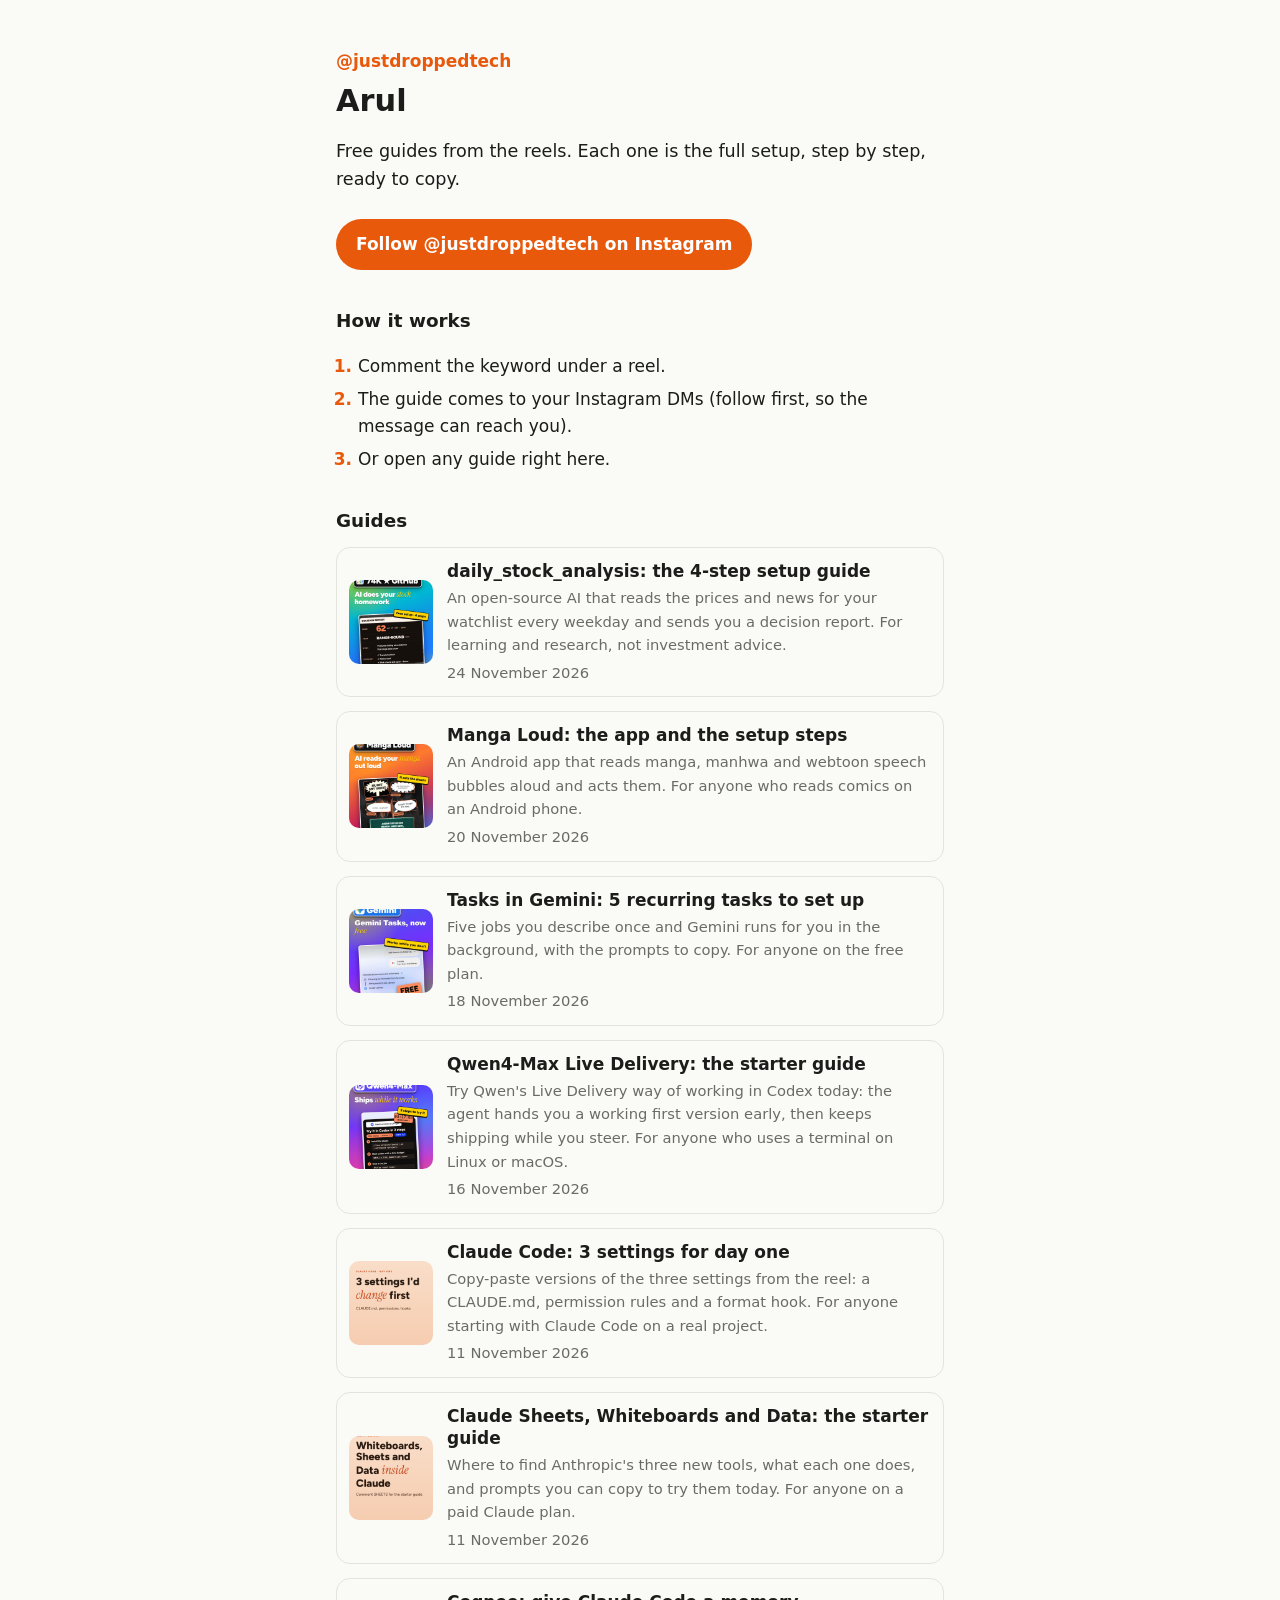
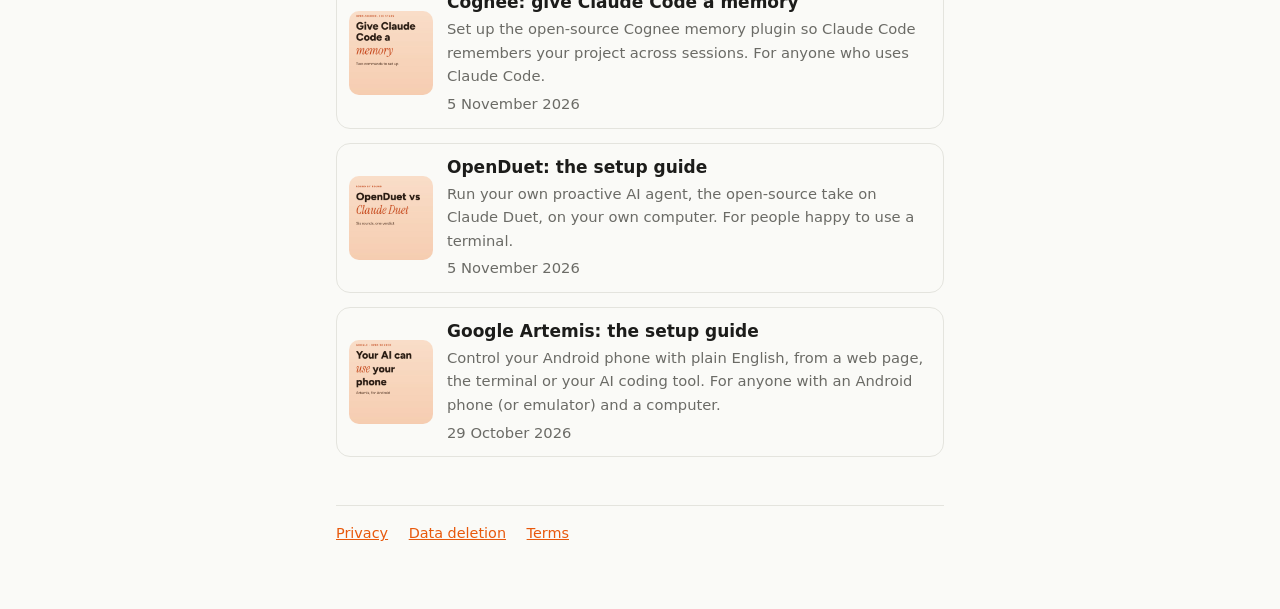
<file: index.html>
<!doctype html>
<html lang="en">
<head>
  <meta charset="utf-8">
  <meta name="viewport" content="width=device-width, initial-scale=1">
  <title>Arul</title>
  <meta name="description" content="Free guides from the reels. Each one is the full setup, step by step, ready to copy.">
  <meta property="og:type" content="website">
  <meta property="og:url" content="https://justdroppedtech.github.io/">
  <meta property="og:title" content="Arul guides">
  <meta property="og:description" content="Free guides from the reels. Each one is the full setup, step by step, ready to copy.">
  <meta property="og:image" content="https://justdroppedtech.github.io/daily-stock-analysis/cover.jpg">
  <link rel="stylesheet" href="/style.css">
  <style>
    .lead { font-size: 1.1rem; }
    .follow { display: inline-block; margin: 8px 0 4px; padding: 12px 20px; border-radius: 999px; background: var(--accent); color: #fff;
      font-weight: 700; text-decoration: none; }
    .how { padding-left: 22px; } .how li { margin: 6px 0; } .how li::marker { color: var(--accent); font-weight: 700; }
    .guides { list-style: none; padding: 0; margin: 12px 0 0; display: grid; gap: 14px; }
    .guides a { display: flex; gap: 14px; align-items: center; padding: 12px; border: 1px solid var(--line); border-radius: 14px;
      color: inherit; text-decoration: none; }
    .guides a:hover { border-color: var(--accent); }
    .guides img { width: 84px; height: 84px; border-radius: 10px; object-fit: cover; flex: none; }
    .guides strong { display: block; line-height: 1.3; } .guides span { display: block; color: var(--muted); font-size: 0.92rem; margin-top: 4px; }
  </style>
</head>
<body>
  <main>
    <a class="handle" href="https://www.instagram.com/justdroppedtech/">@justdroppedtech</a>
    <h1>Arul</h1>
    <p class="lead">Free guides from the reels. Each one is the full setup, step by step, ready to copy.</p>
    <a class="follow" href="https://www.instagram.com/justdroppedtech/">Follow @justdroppedtech on Instagram</a>
    <h2>How it works</h2>
    <ol class="how">
      <li>Comment the keyword under a reel.</li>
      <li>The guide comes to your Instagram DMs (follow first, so the message can reach you).</li>
      <li>Or open any guide right here.</li>
    </ol>
    <h2>Guides</h2>
    <ul class="guides">
      <li><a href="/daily-stock-analysis/"><img src="/daily-stock-analysis/cover.jpg" alt=""><div><strong>daily_stock_analysis: the 4-step setup guide</strong><span>An open-source AI that reads the prices and news for your watchlist every weekday and sends you a decision report. For learning and research, not investment advice.</span><span>24 November 2026</span></div></a></li>
      <li><a href="/mangaloud/"><img src="/mangaloud/cover.jpg" alt=""><div><strong>Manga Loud: the app and the setup steps</strong><span>An Android app that reads manga, manhwa and webtoon speech bubbles aloud and acts them. For anyone who reads comics on an Android phone.</span><span>20 November 2026</span></div></a></li>
      <li><a href="/gemini-tasks/"><img src="/gemini-tasks/cover.jpg" alt=""><div><strong>Tasks in Gemini: 5 recurring tasks to set up</strong><span>Five jobs you describe once and Gemini runs for you in the background, with the prompts to copy. For anyone on the free plan.</span><span>18 November 2026</span></div></a></li>
      <li><a href="/qwen-live-delivery/"><img src="/qwen-live-delivery/cover.jpg" alt=""><div><strong>Qwen4-Max Live Delivery: the starter guide</strong><span>Try Qwen&#39;s Live Delivery way of working in Codex today: the agent hands you a working first version early, then keeps shipping while you steer. For anyone who uses a terminal on Linux or macOS.</span><span>16 November 2026</span></div></a></li>
      <li><a href="/claude-code-settings/"><img src="/claude-code-settings/cover.jpg" alt=""><div><strong>Claude Code: 3 settings for day one</strong><span>Copy-paste versions of the three settings from the reel: a CLAUDE.md, permission rules and a format hook. For anyone starting with Claude Code on a real project.</span><span>11 November 2026</span></div></a></li>
      <li><a href="/claude-sheets/"><img src="/claude-sheets/cover.jpg" alt=""><div><strong>Claude Sheets, Whiteboards and Data: the starter guide</strong><span>Where to find Anthropic&#39;s three new tools, what each one does, and prompts you can copy to try them today. For anyone on a paid Claude plan.</span><span>11 November 2026</span></div></a></li>
      <li><a href="/cognee-setup/"><img src="/cognee-setup/cover.jpg" alt=""><div><strong>Cognee: give Claude Code a memory</strong><span>Set up the open-source Cognee memory plugin so Claude Code remembers your project across sessions. For anyone who uses Claude Code.</span><span>5 November 2026</span></div></a></li>
      <li><a href="/openduet-setup/"><img src="/openduet-setup/cover.jpg" alt=""><div><strong>OpenDuet: the setup guide</strong><span>Run your own proactive AI agent, the open-source take on Claude Duet, on your own computer. For people happy to use a terminal.</span><span>5 November 2026</span></div></a></li>
      <li><a href="/artemis-setup/"><img src="/artemis-setup/cover.jpg" alt=""><div><strong>Google Artemis: the setup guide</strong><span>Control your Android phone with plain English, from a web page, the terminal or your AI coding tool. For anyone with an Android phone (or emulator) and a computer.</span><span>29 October 2026</span></div></a></li>
    </ul>
    <footer class="muted">
      <a href="/privacy/">Privacy</a>
      <a href="/data-deletion/">Data deletion</a>
      <a href="/terms/">Terms</a>
    </footer>
  </main>
</body>
</html>
</file>
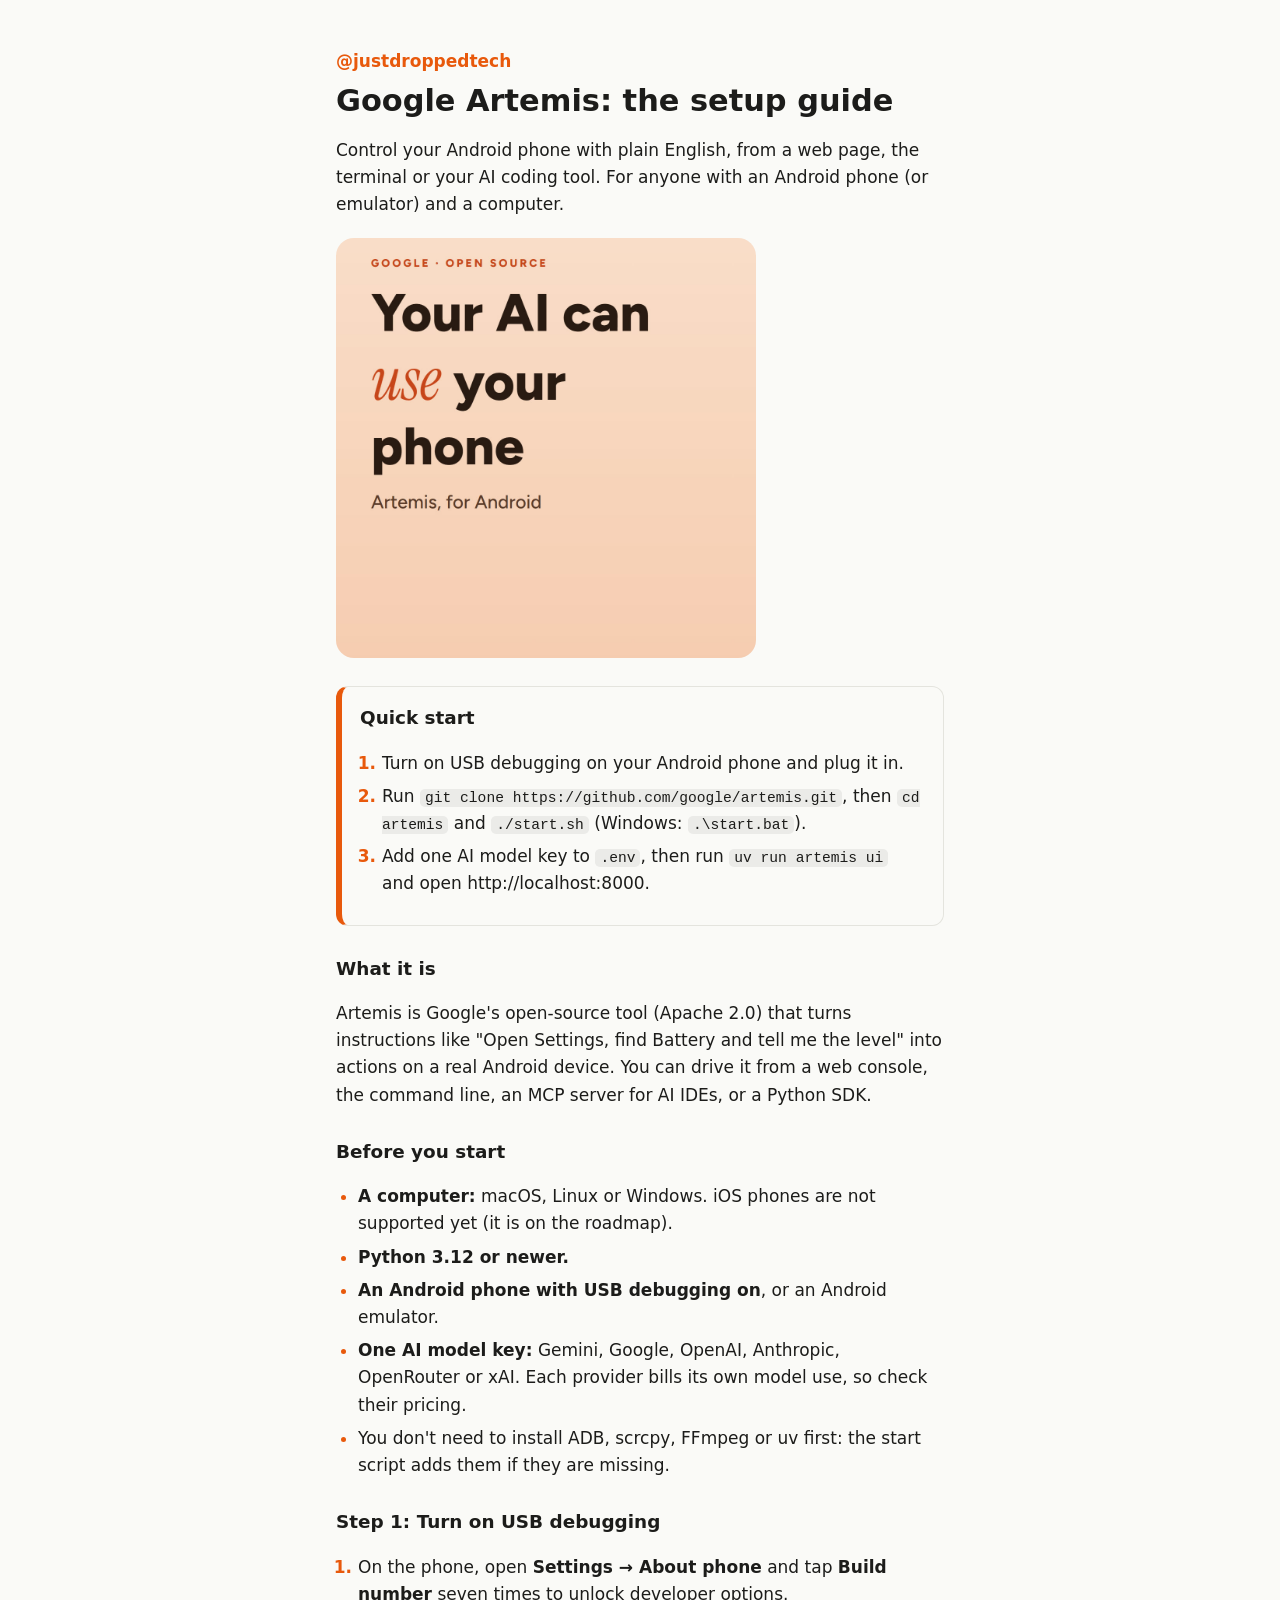
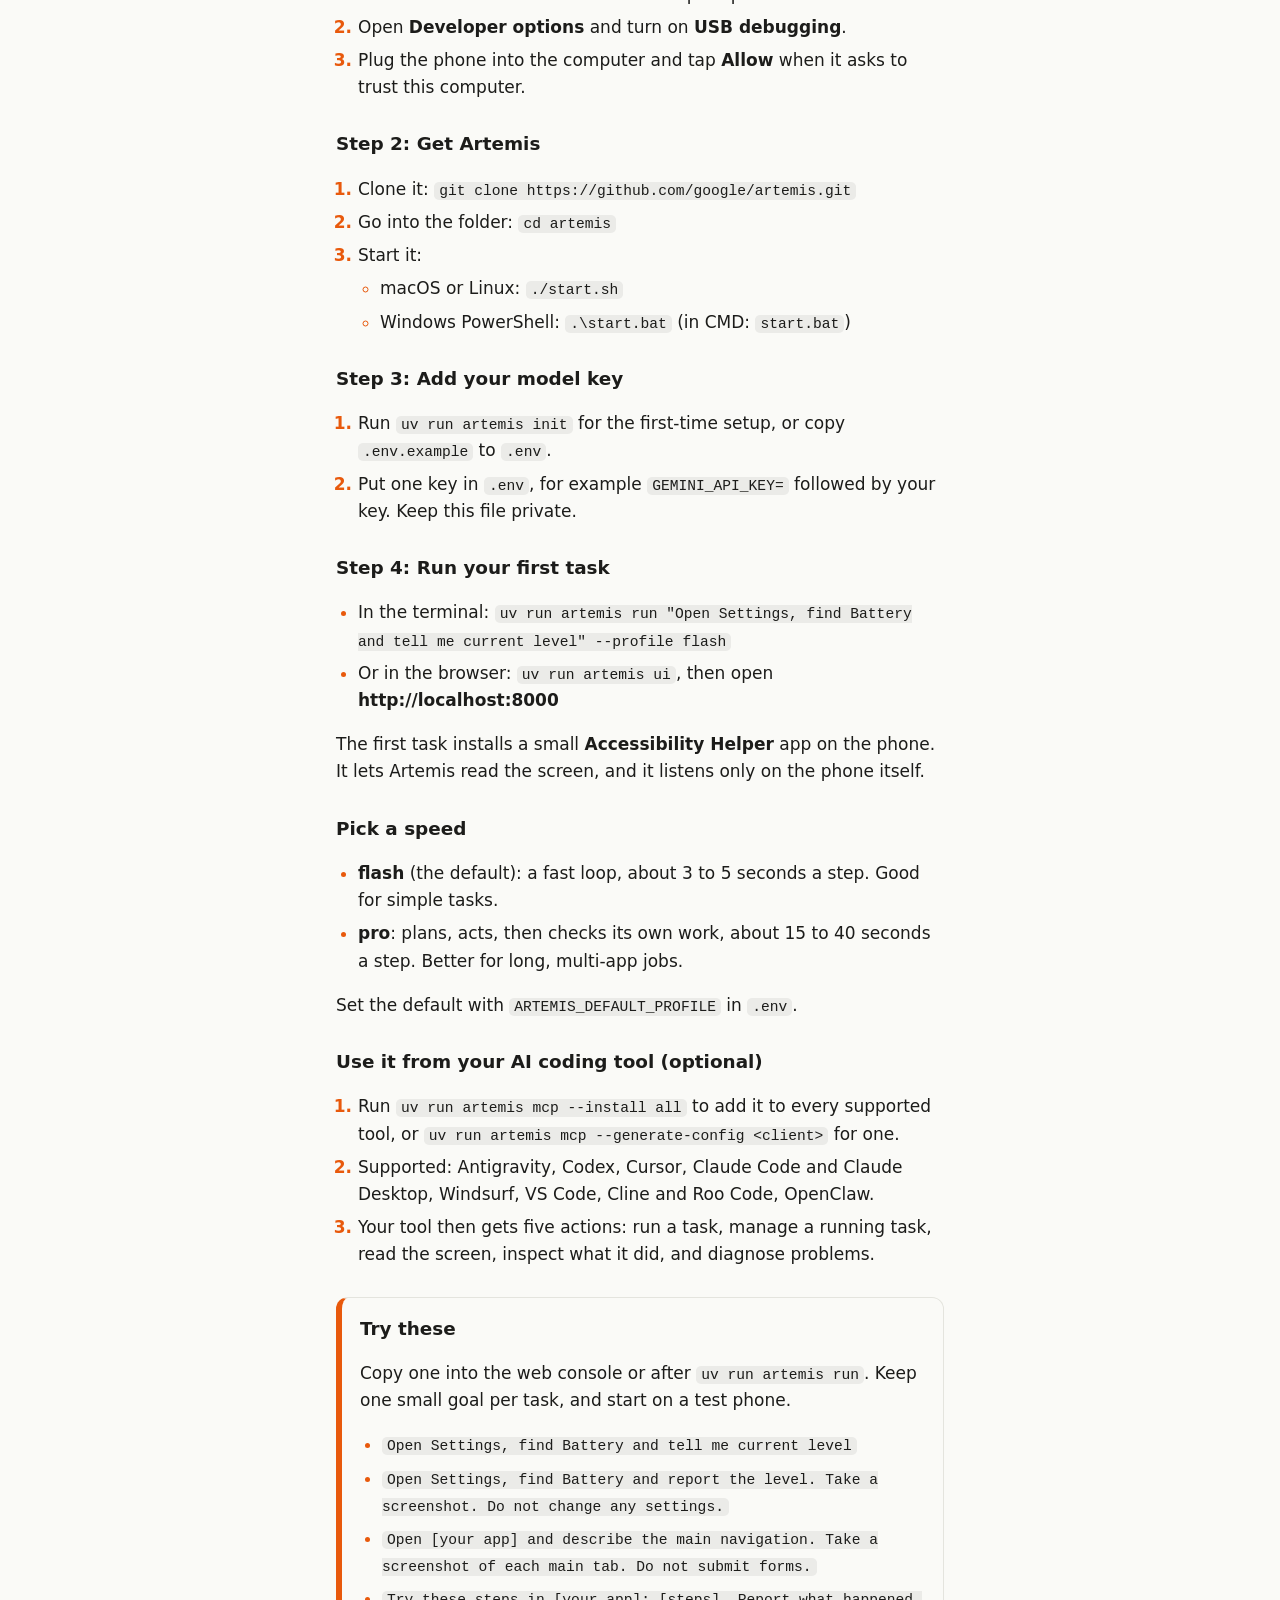
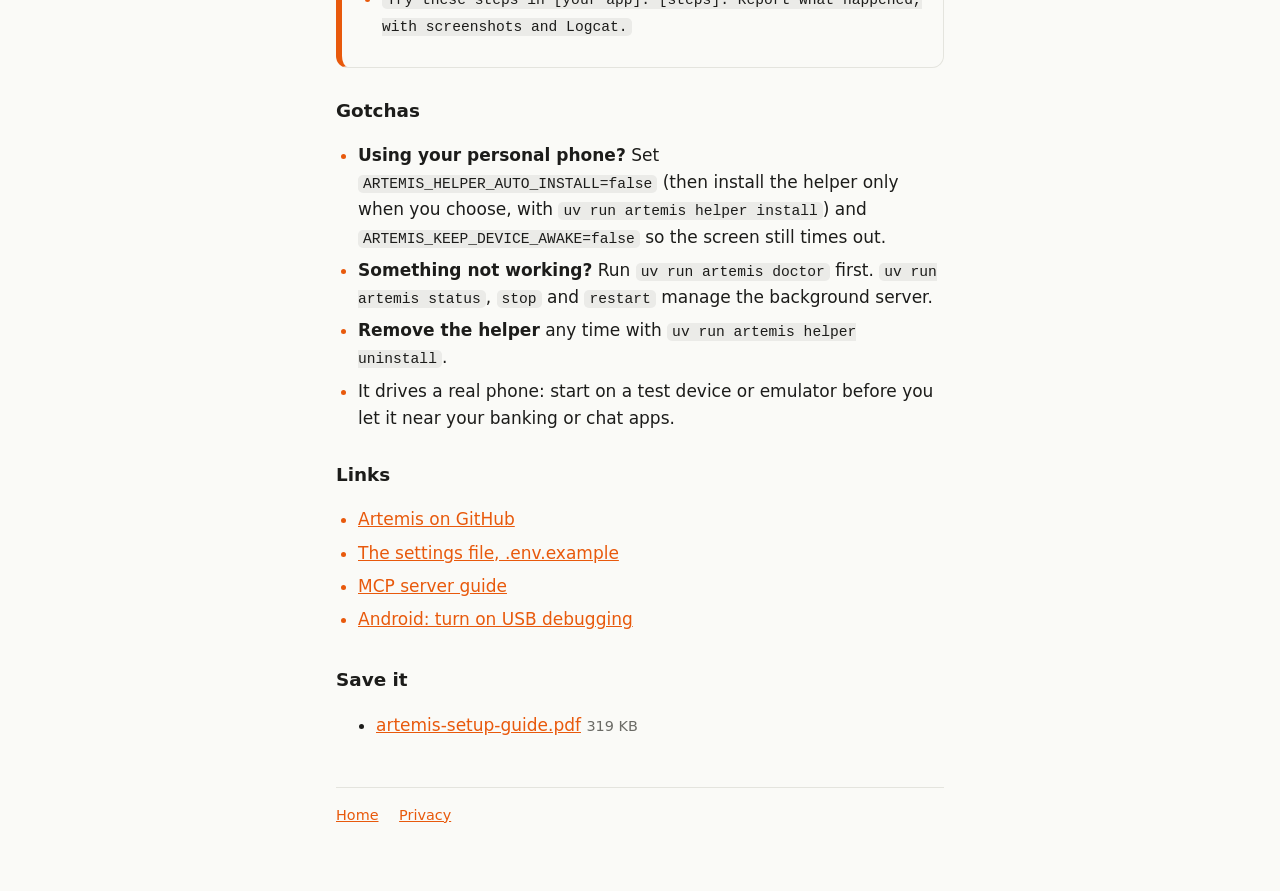
<file: artemis-setup/index.html>
<!doctype html>
<html lang="en">
<head>
  <meta charset="utf-8">
  <meta name="viewport" content="width=device-width, initial-scale=1">
  <title>Google Artemis: the setup guide</title>
  <meta name="description" content="Control your Android phone with plain English, from a web page, the terminal or your AI coding tool. For anyone with an Android phone (or emulator) and a computer.">
  <!-- what a link preview shows (Instagram DMs, WhatsApp, …): the title, the intro and the reel's cover -->
  <meta property="og:type" content="website">
  <meta property="og:url" content="https://justdroppedtech.github.io/artemis-setup/">
  <meta property="og:title" content="Google Artemis: the setup guide">
  <meta property="og:description" content="Control your Android phone with plain English, from a web page, the terminal or your AI coding tool. For anyone with an Android phone (or emulator) and a computer.">
  <meta property="og:image" content="https://justdroppedtech.github.io/artemis-setup/cover.jpg">
  <meta name="twitter:card" content="summary_large_image">
  <link rel="stylesheet" href="/style.css">
  <style>
    .art { display: block; width: 100%; max-width: 420px; aspect-ratio: 1; object-fit: cover; border-radius: 18px; margin: 20px 0 8px; }
    .guide section { margin: 28px 0; }
    .guide section.card { border: 1px solid var(--line); border-left: 6px solid var(--accent); border-radius: 12px; padding: 4px 18px 10px; }
    .guide h2 { margin-top: 12px; }
    .guide ol, .guide ul { padding-left: 22px; } .guide li { margin: 6px 0; } .guide li::marker { color: var(--accent); font-weight: 700; }
    .guide aside { border-left: 4px solid var(--accent); padding: 4px 12px; margin: 12px 0; color: var(--muted); }
    .guide code { font: 0.86em ui-monospace, Consolas, monospace; font-variant-ligatures: none; background: rgba(127,127,127,.12);
      padding: 1px 5px; border-radius: 5px; overflow-wrap: anywhere; }
  </style>
</head>
<body>
  <main>
    <a class="handle" href="https://www.instagram.com/justdroppedtech/">@justdroppedtech</a>
    <h1>Google Artemis: the setup guide</h1>
    <p>Control your Android phone with plain English, from a web page, the terminal or your AI coding tool. For anyone with an Android phone (or emulator) and a computer.</p>
    <img class="art" src="cover.jpg" alt="">
    <div class="guide">
<section class="card">
<h2>Quick start</h2>
<ol>
<li>Turn on USB debugging on your Android phone and plug it in.
</li>
<li>Run <code>git clone https://github.com/google/artemis.git</code>, then <code>cd artemis</code> and <code>./start.sh</code> (Windows: <code>.\start.bat</code>).
</li>
<li>Add one AI model key to <code>.env</code>, then run <code>uv run artemis ui</code> and open http://localhost:8000.
</li></ol>
</section>
<section>
<h2>What it is</h2>
<p>Artemis is Google's open-source tool (Apache 2.0) that turns instructions like &quot;Open Settings, find Battery and tell me the level&quot; into actions on a real Android device. You can drive it from a web console, the command line, an MCP server for AI IDEs, or a Python SDK.</p>
</section>
<section>
<h2>Before you start</h2>
<ul>
<li><strong>A computer:</strong> macOS, Linux or Windows. iOS phones are not supported yet (it is on the roadmap).
</li>
<li><strong>Python 3.12 or newer.</strong>
</li>
<li><strong>An Android phone with USB debugging on</strong>, or an Android emulator.
</li>
<li><strong>One AI model key:</strong> Gemini, Google, OpenAI, Anthropic, OpenRouter or xAI. Each provider bills its own model use, so check their pricing.
</li>
<li>You don't need to install ADB, scrcpy, FFmpeg or uv first: the start script adds them if they are missing.
</li></ul>
</section>
<section>
<h2>Step 1: Turn on USB debugging</h2>
<ol>
<li>On the phone, open <strong>Settings → About phone</strong> and tap <strong>Build number</strong> seven times to unlock developer options.
</li>
<li>Open <strong>Developer options</strong> and turn on <strong>USB debugging</strong>.
</li>
<li>Plug the phone into the computer and tap <strong>Allow</strong> when it asks to trust this computer.
</li></ol>
</section>
<section>
<h2>Step 2: Get Artemis</h2>
<ol>
<li>Clone it: <code>git clone https://github.com/google/artemis.git</code>
</li>
<li>Go into the folder: <code>cd artemis</code>
</li>
<li>Start it:
<ul>
<li>macOS or Linux: <code>./start.sh</code>
</li>
<li>Windows PowerShell: <code>.\start.bat</code> (in CMD: <code>start.bat</code>)
</li></ul>
</li></ol>
</section>
<section>
<h2>Step 3: Add your model key</h2>
<ol>
<li>Run <code>uv run artemis init</code> for the first-time setup, or copy <code>.env.example</code> to <code>.env</code>.
</li>
<li>Put one key in <code>.env</code>, for example <code>GEMINI_API_KEY=</code> followed by your key. Keep this file private.
</li></ol>
</section>
<section>
<h2>Step 4: Run your first task</h2>
<ul>
<li>In the terminal: <code>uv run artemis run &quot;Open Settings, find Battery and tell me current level&quot; --profile flash</code>
</li>
<li>Or in the browser: <code>uv run artemis ui</code>, then open <strong>http://localhost:8000</strong>
</li></ul>
<p>The first task installs a small <strong>Accessibility Helper</strong> app on the phone. It lets Artemis read the screen, and it listens only on the phone itself.</p>
</section>
<section>
<h2>Pick a speed</h2>
<ul>
<li><strong>flash</strong> (the default): a fast loop, about 3 to 5 seconds a step. Good for simple tasks.
</li>
<li><strong>pro</strong>: plans, acts, then checks its own work, about 15 to 40 seconds a step. Better for long, multi-app jobs.
</li></ul>
<p>Set the default with <code>ARTEMIS_DEFAULT_PROFILE</code> in <code>.env</code>.</p>
</section>
<section>
<h2>Use it from your AI coding tool (optional)</h2>
<ol>
<li>Run <code>uv run artemis mcp --install all</code> to add it to every supported tool, or <code>uv run artemis mcp --generate-config &lt;client&gt;</code> for one.
</li>
<li>Supported: Antigravity, Codex, Cursor, Claude Code and Claude Desktop, Windsurf, VS Code, Cline and Roo Code, OpenClaw.
</li>
<li>Your tool then gets five actions: run a task, manage a running task, read the screen, inspect what it did, and diagnose problems.
</li></ol>
</section>
<section class="card">
<h2>Try these</h2>
<p>Copy one into the web console or after <code>uv run artemis run</code>. Keep one small goal per task, and start on a test phone.</p>
<ul>
<li><code>Open Settings, find Battery and tell me current level</code>
</li>
<li><code>Open Settings, find Battery and report the level. Take a screenshot. Do not change any settings.</code>
</li>
<li><code>Open [your app] and describe the main navigation. Take a screenshot of each main tab. Do not submit forms.</code>
</li>
<li><code>Try these steps in [your app]: [steps]. Report what happened, with screenshots and Logcat.</code>
</li></ul>
</section>
<section>
<h2>Gotchas</h2>
<ul>
<li><strong>Using your personal phone?</strong> Set <code>ARTEMIS_HELPER_AUTO_INSTALL=false</code> (then install the helper only when you choose, with <code>uv run artemis helper install</code>) and <code>ARTEMIS_KEEP_DEVICE_AWAKE=false</code> so the screen still times out.
</li>
<li><strong>Something not working?</strong> Run <code>uv run artemis doctor</code> first. <code>uv run artemis status</code>, <code>stop</code> and <code>restart</code> manage the background server.
</li>
<li><strong>Remove the helper</strong> any time with <code>uv run artemis helper uninstall</code>.
</li>
<li>It drives a real phone: start on a test device or emulator before you let it near your banking or chat apps.
</li></ul>
</section>
<section>
<h2>Links</h2>
<ul>
<li><a href="https://github.com/google/artemis">Artemis on GitHub</a>
</li>
<li><a href="https://github.com/google/artemis/blob/main/.env.example">The settings file, .env.example</a>
</li>
<li><a href="https://github.com/google/artemis/blob/main/mcp_server/README.md">MCP server guide</a>
</li>
<li><a href="https://developer.android.com/studio/run/device">Android: turn on USB debugging</a>
</li></ul>
</section>
    </div>
    <h2>Save it</h2>
    <ul>
      <li><a href="artemis-setup-guide.pdf" download>artemis-setup-guide.pdf</a> <span class="muted">319 KB</span></li>
    </ul>
    <footer class="muted">
      <a href="/">Home</a>
      <a href="/privacy/">Privacy</a>
    </footer>
  </main>
</body>
</html>
</file>
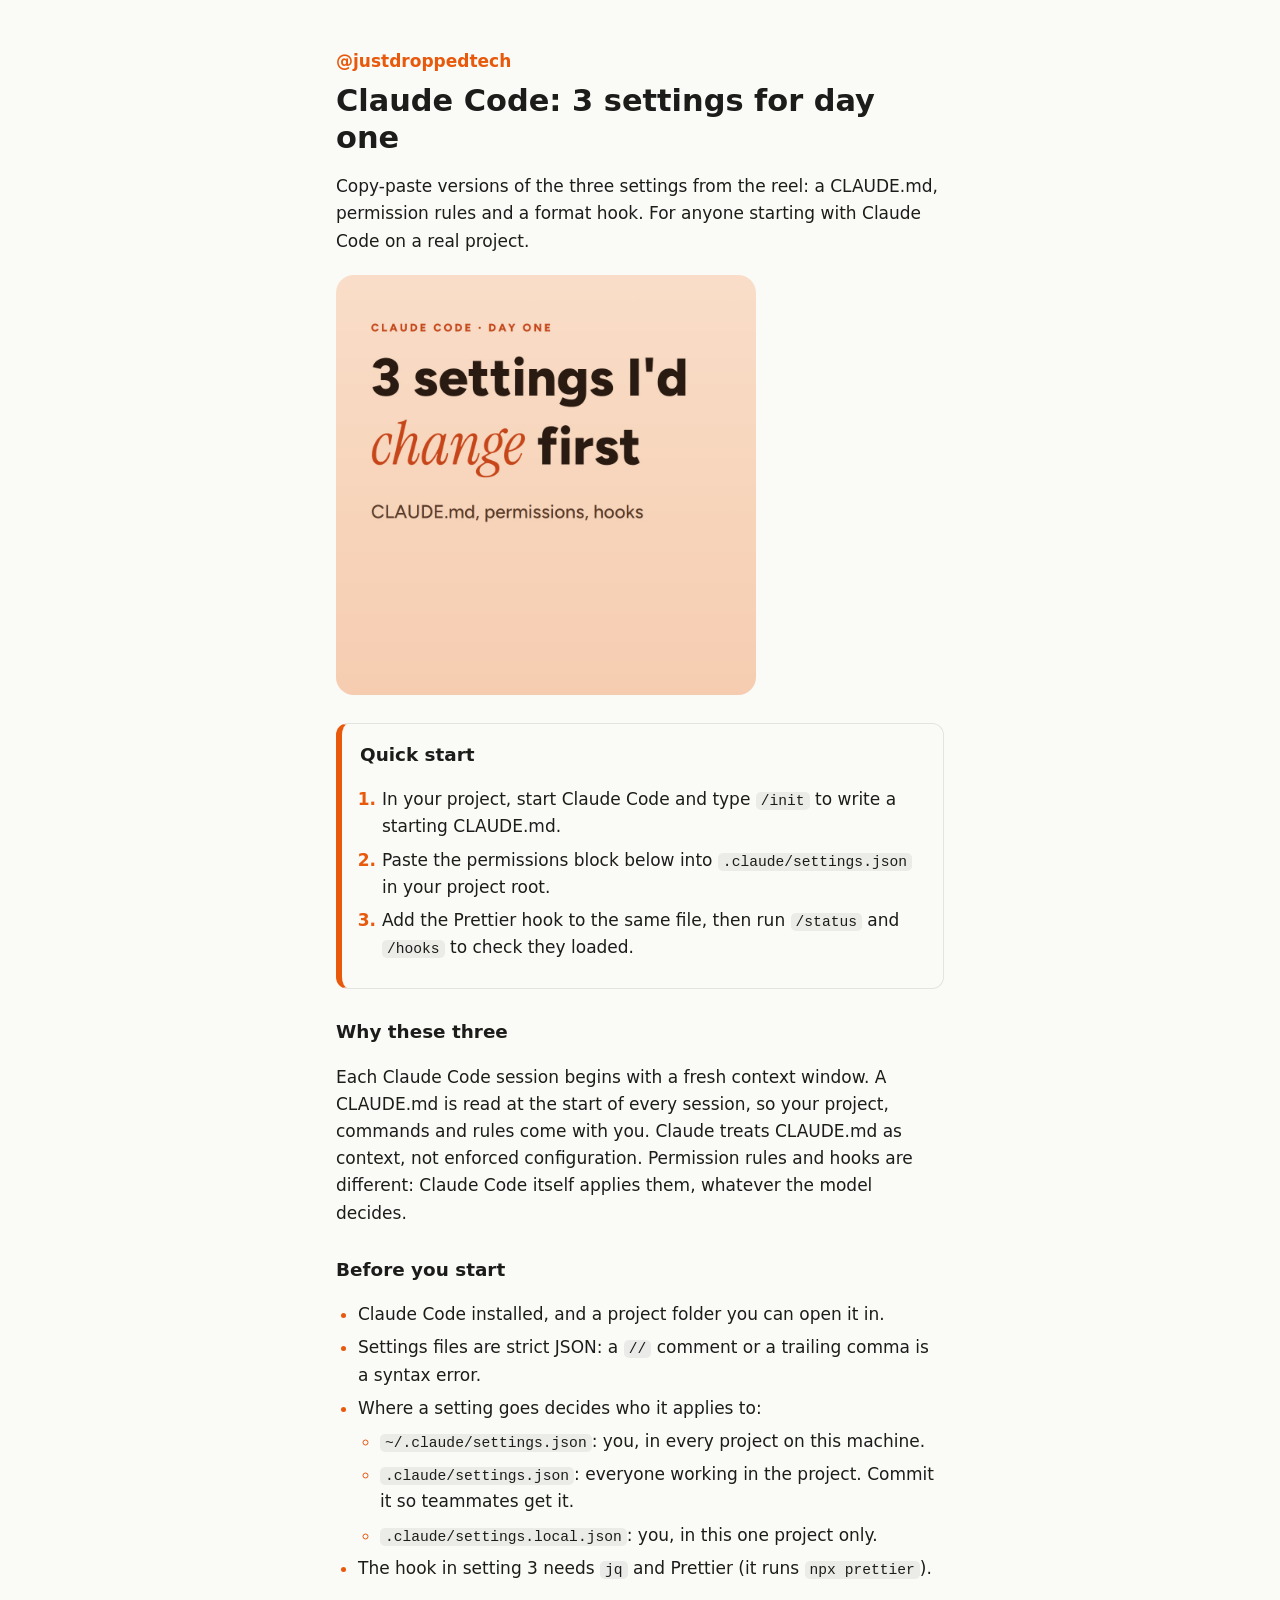
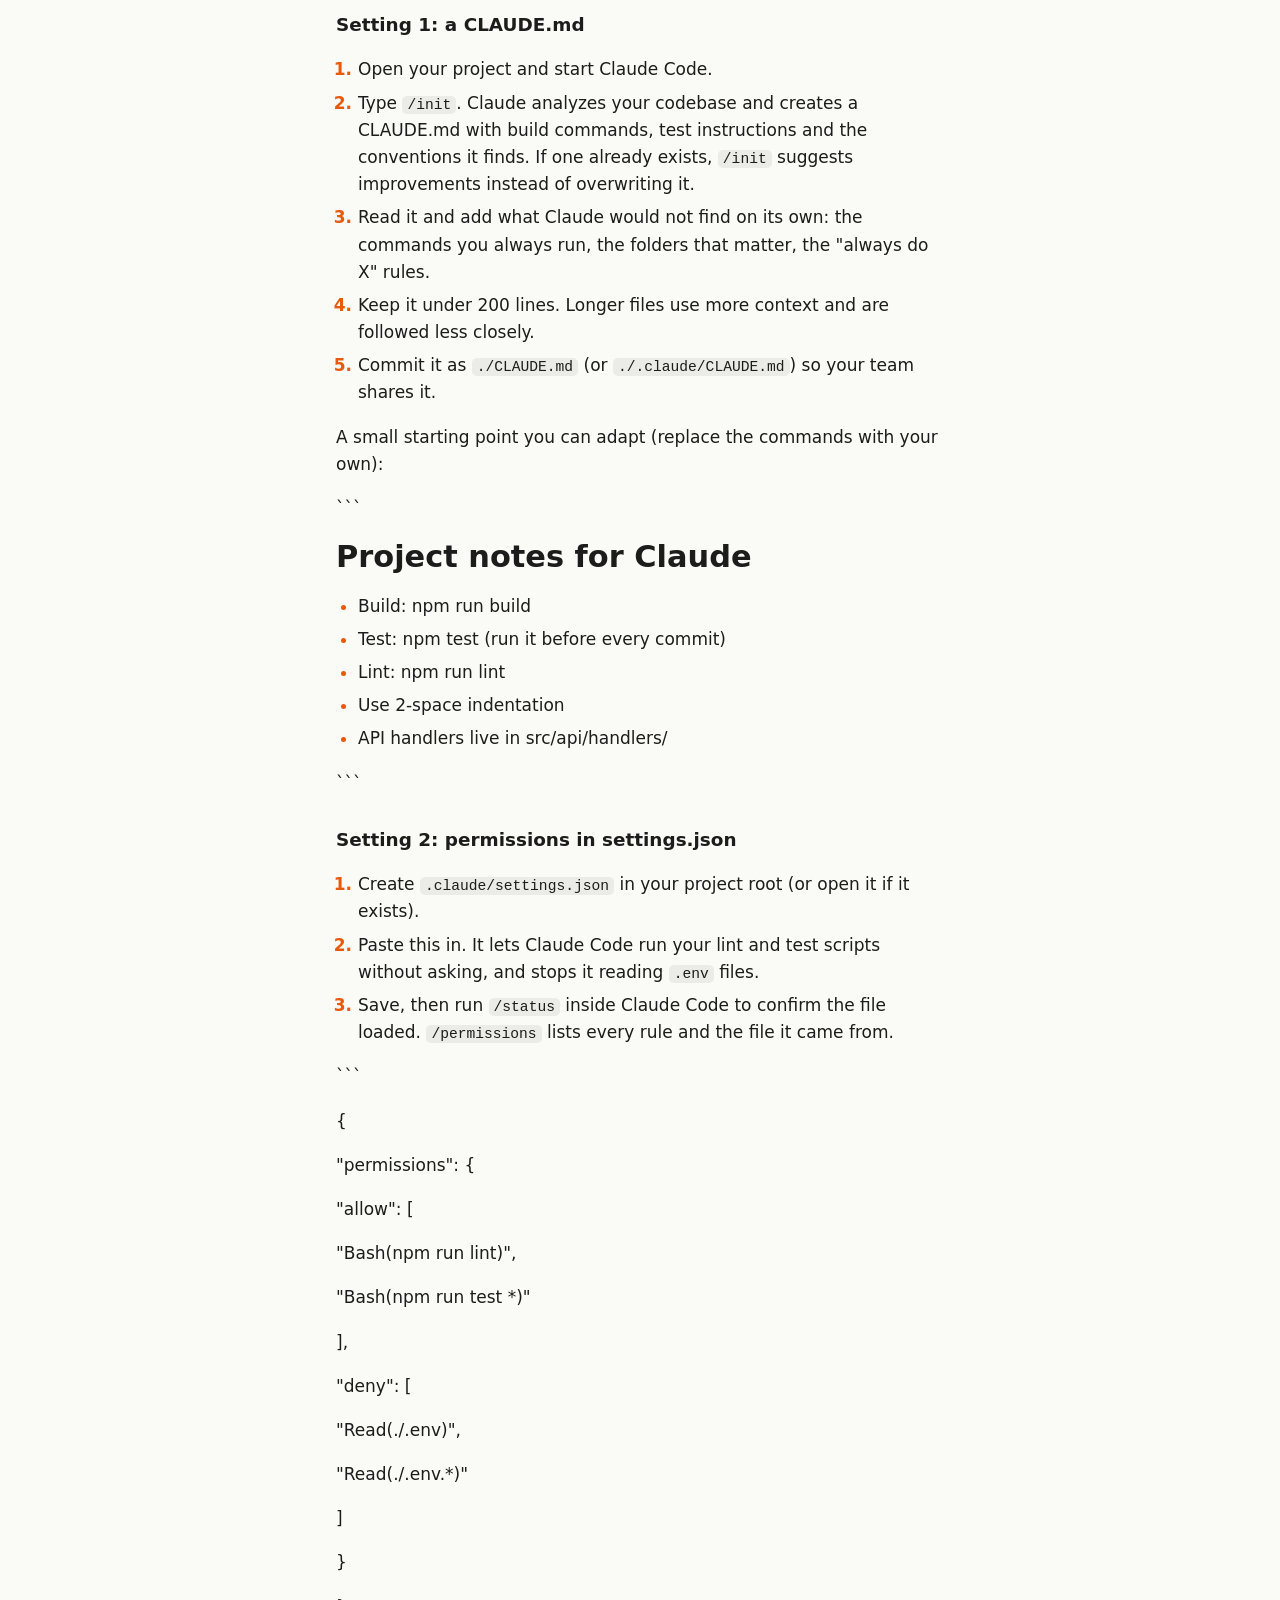
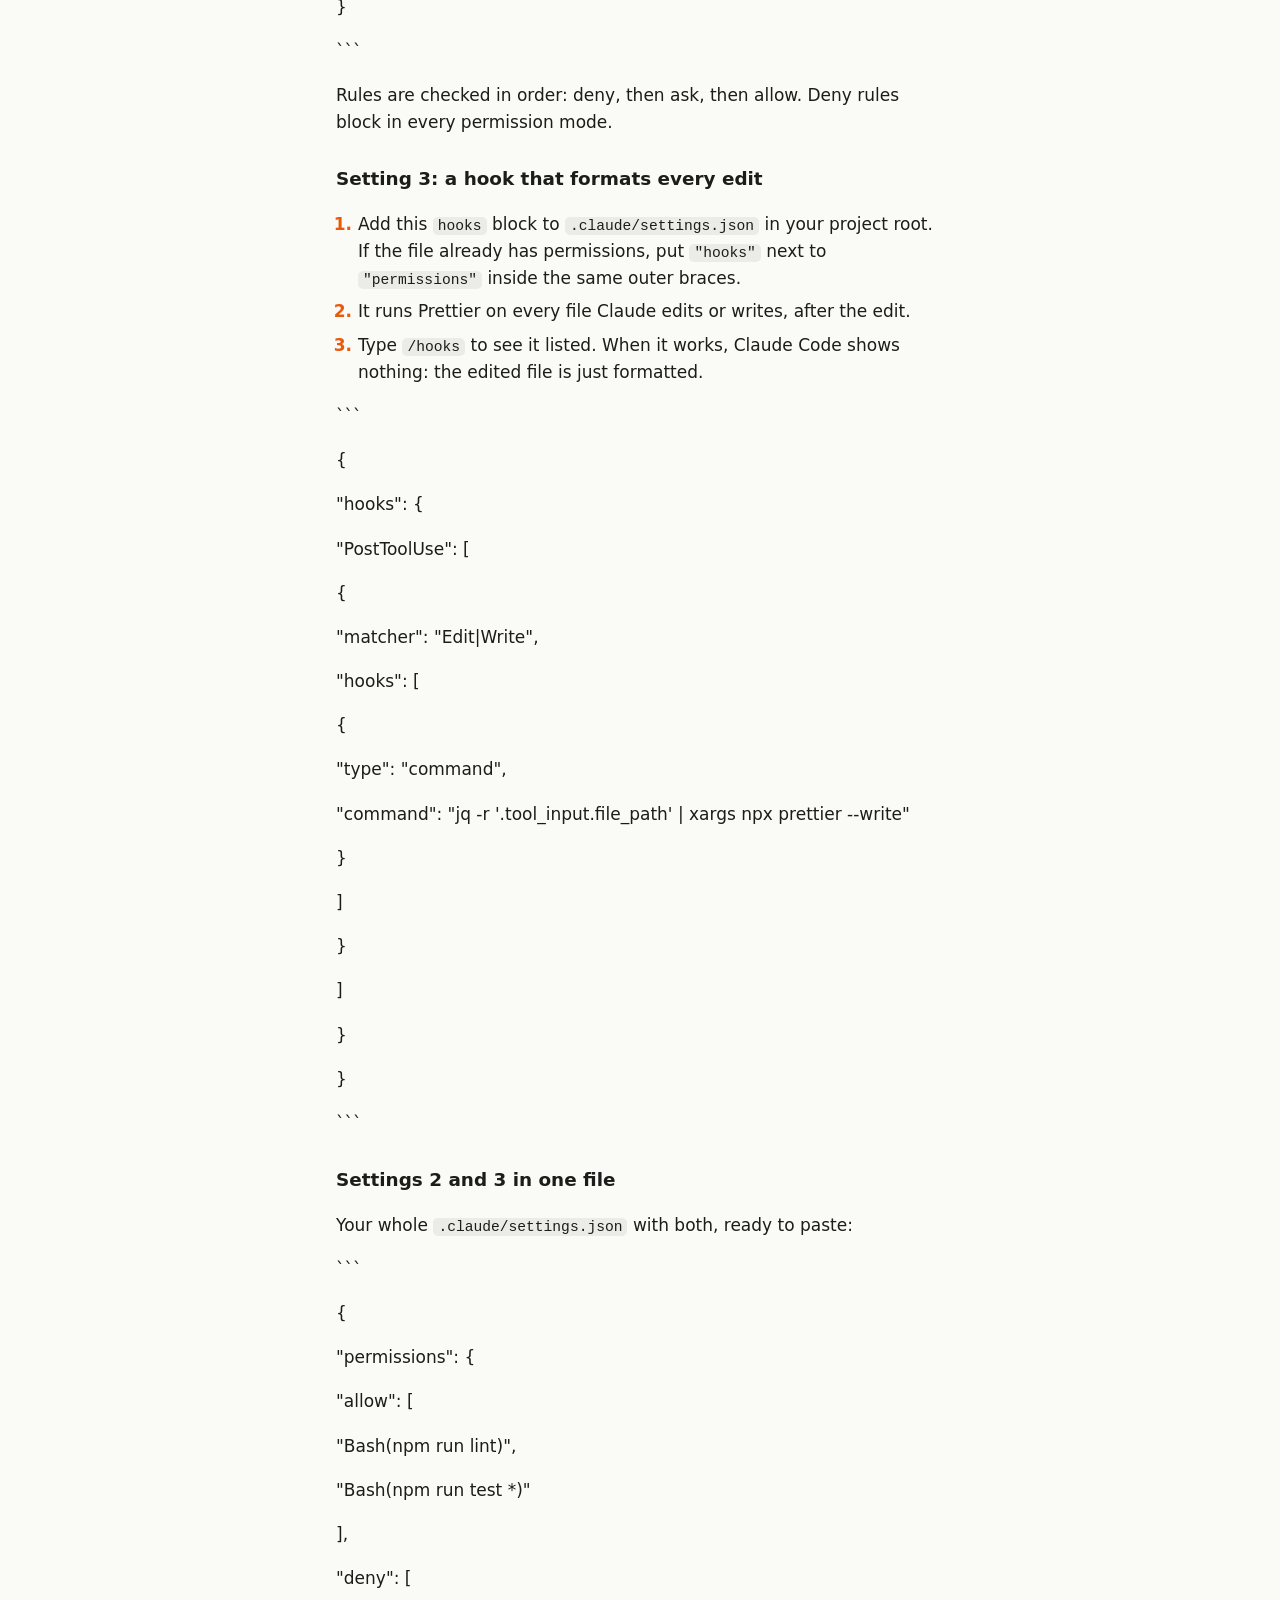
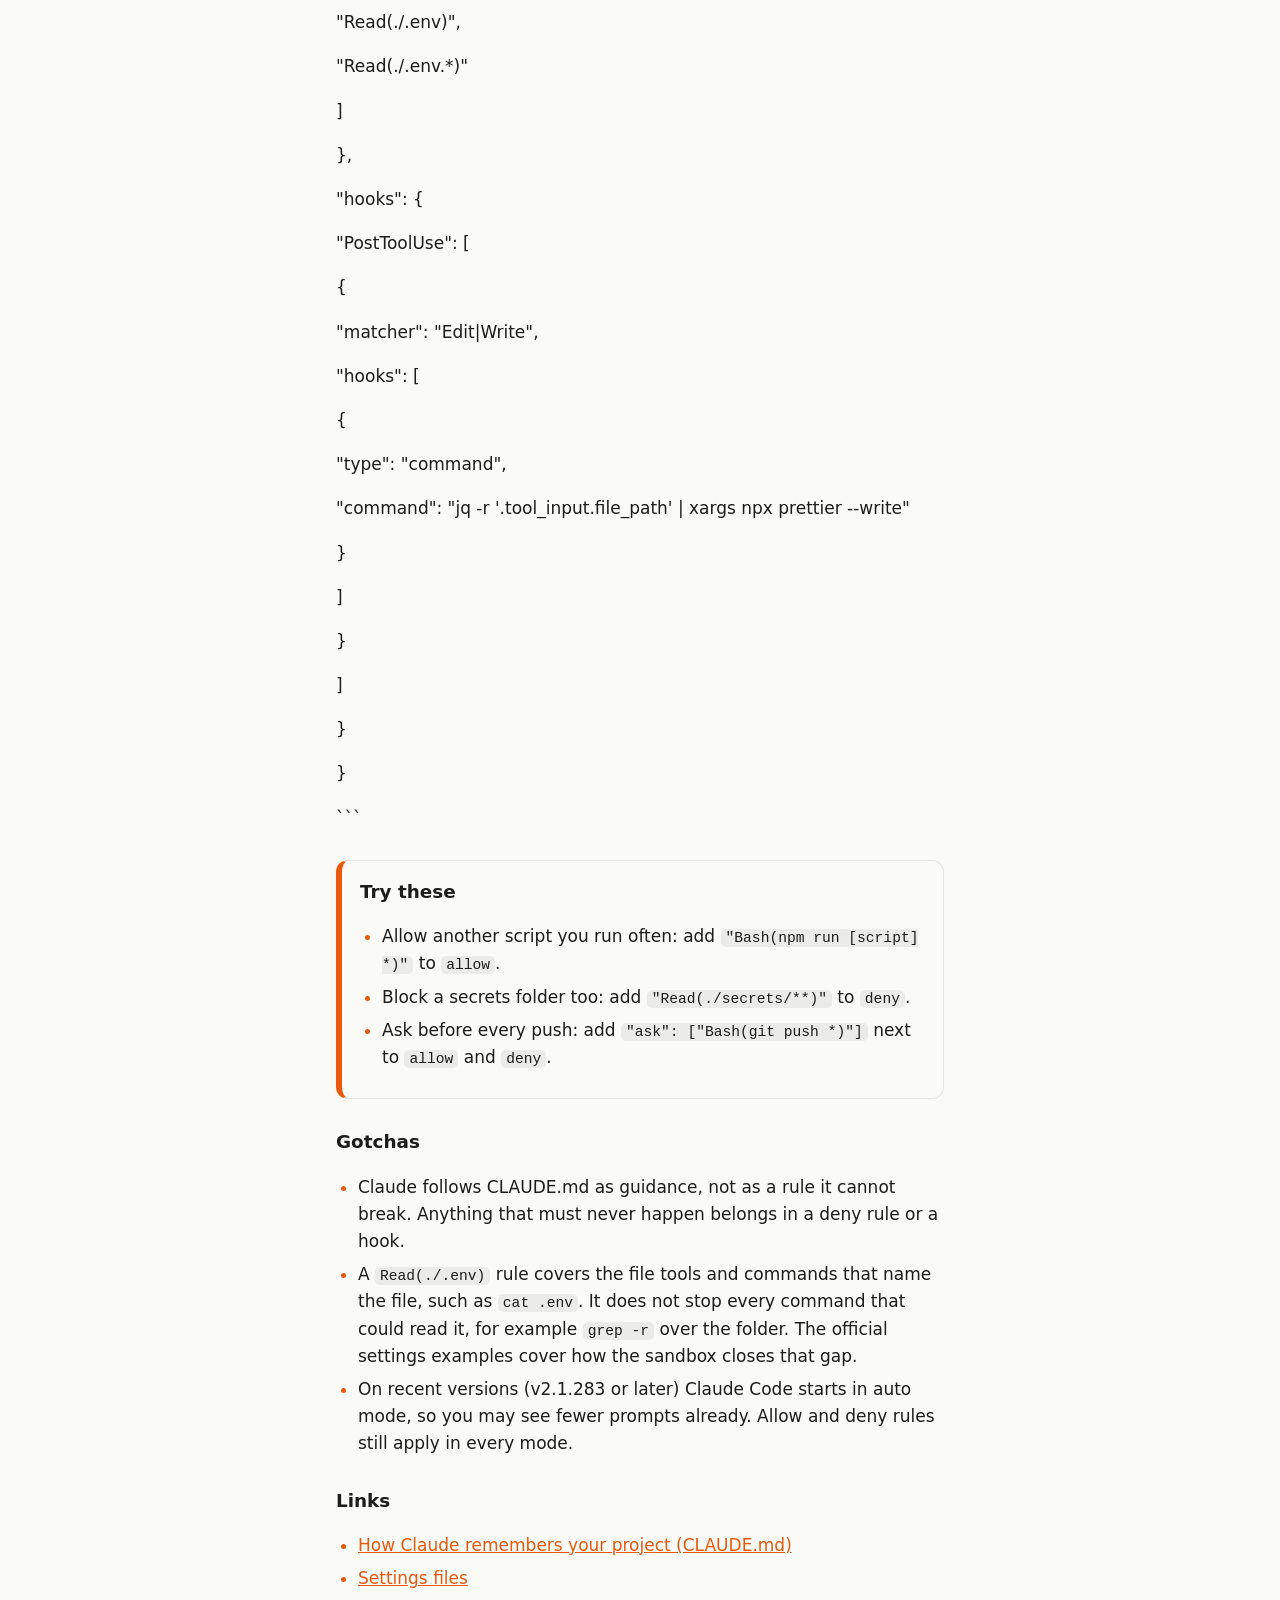
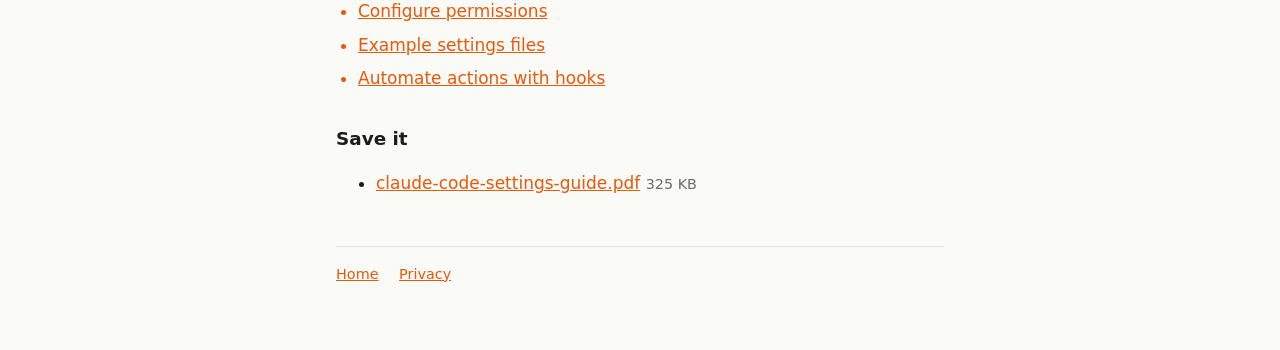
<file: claude-code-settings/index.html>
<!doctype html>
<html lang="en">
<head>
  <meta charset="utf-8">
  <meta name="viewport" content="width=device-width, initial-scale=1">
  <title>Claude Code: 3 settings for day one</title>
  <meta name="description" content="Copy-paste versions of the three settings from the reel: a CLAUDE.md, permission rules and a format hook. For anyone starting with Claude Code on a real project.">
  <!-- what a link preview shows (Instagram DMs, WhatsApp, …): the title, the intro and the reel's cover -->
  <meta property="og:type" content="website">
  <meta property="og:url" content="https://justdroppedtech.github.io/claude-code-settings/">
  <meta property="og:title" content="Claude Code: 3 settings for day one">
  <meta property="og:description" content="Copy-paste versions of the three settings from the reel: a CLAUDE.md, permission rules and a format hook. For anyone starting with Claude Code on a real project.">
  <meta property="og:image" content="https://justdroppedtech.github.io/claude-code-settings/cover.jpg">
  <meta name="twitter:card" content="summary_large_image">
  <link rel="stylesheet" href="/style.css">
  <style>
    .art { display: block; width: 100%; max-width: 420px; aspect-ratio: 1; object-fit: cover; border-radius: 18px; margin: 20px 0 8px; }
    .guide section { margin: 28px 0; }
    .guide section.card { border: 1px solid var(--line); border-left: 6px solid var(--accent); border-radius: 12px; padding: 4px 18px 10px; }
    .guide h2 { margin-top: 12px; }
    .guide ol, .guide ul { padding-left: 22px; } .guide li { margin: 6px 0; } .guide li::marker { color: var(--accent); font-weight: 700; }
    .guide aside { border-left: 4px solid var(--accent); padding: 4px 12px; margin: 12px 0; color: var(--muted); }
    .guide code { font: 0.86em ui-monospace, Consolas, monospace; font-variant-ligatures: none; background: rgba(127,127,127,.12);
      padding: 1px 5px; border-radius: 5px; overflow-wrap: anywhere; }
  </style>
</head>
<body>
  <main>
    <a class="handle" href="https://www.instagram.com/justdroppedtech/">@justdroppedtech</a>
    <h1>Claude Code: 3 settings for day one</h1>
    <p>Copy-paste versions of the three settings from the reel: a CLAUDE.md, permission rules and a format hook. For anyone starting with Claude Code on a real project.</p>
    <img class="art" src="cover.jpg" alt="">
    <div class="guide">
<section class="card">
<h2>Quick start</h2>
<ol>
<li>In your project, start Claude Code and type <code>/init</code> to write a starting CLAUDE.md.
</li>
<li>Paste the permissions block below into <code>.claude/settings.json</code> in your project root.
</li>
<li>Add the Prettier hook to the same file, then run <code>/status</code> and <code>/hooks</code> to check they loaded.
</li></ol>
</section>
<section>
<h2>Why these three</h2>
<p>Each Claude Code session begins with a fresh context window. A CLAUDE.md is read at the start of every session, so your project, commands and rules come with you. Claude treats CLAUDE.md as context, not enforced configuration. Permission rules and hooks are different: Claude Code itself applies them, whatever the model decides.</p>
</section>
<section>
<h2>Before you start</h2>
<ul>
<li>Claude Code installed, and a project folder you can open it in.
</li>
<li>Settings files are strict JSON: a <code>//</code> comment or a trailing comma is a syntax error.
</li>
<li>Where a setting goes decides who it applies to:
<ul>
<li><code>~/.claude/settings.json</code>: you, in every project on this machine.
</li>
<li><code>.claude/settings.json</code>: everyone working in the project. Commit it so teammates get it.
</li>
<li><code>.claude/settings.local.json</code>: you, in this one project only.
</li></ul>
</li>
<li>The hook in setting 3 needs <code>jq</code> and Prettier (it runs <code>npx prettier</code>).
</li></ul>
</section>
<section>
<h2>Setting 1: a CLAUDE.md</h2>
<ol>
<li>Open your project and start Claude Code.
</li>
<li>Type <code>/init</code>. Claude analyzes your codebase and creates a CLAUDE.md with build commands, test instructions and the conventions it finds. If one already exists, <code>/init</code> suggests improvements instead of overwriting it.
</li>
<li>Read it and add what Claude would not find on its own: the commands you always run, the folders that matter, the &quot;always do X&quot; rules.
</li>
<li>Keep it under 200 lines. Longer files use more context and are followed less closely.
</li>
<li>Commit it as <code>./CLAUDE.md</code> (or <code>./.claude/CLAUDE.md</code>) so your team shares it.
</li></ol>
<p>A small starting point you can adapt (replace the commands with your own):</p>
<p>```</p>
<h1>Project notes for Claude</h1>
<ul>
<li>Build: npm run build
</li>
<li>Test: npm test (run it before every commit)
</li>
<li>Lint: npm run lint
</li>
<li>Use 2-space indentation
</li>
<li>API handlers live in src/api/handlers/
</li></ul>
<p>```</p>
</section>
<section>
<h2>Setting 2: permissions in settings.json</h2>
<ol>
<li>Create <code>.claude/settings.json</code> in your project root (or open it if it exists).
</li>
<li>Paste this in. It lets Claude Code run your lint and test scripts without asking, and stops it reading <code>.env</code> files.
</li>
<li>Save, then run <code>/status</code> inside Claude Code to confirm the file loaded. <code>/permissions</code> lists every rule and the file it came from.
</li></ol>
<p>```</p>
<p>{</p>
<p>  &quot;permissions&quot;: {</p>
<p>    &quot;allow&quot;: [</p>
<p>      &quot;Bash(npm run lint)&quot;,</p>
<p>      &quot;Bash(npm run test *)&quot;</p>
<p>    ],</p>
<p>    &quot;deny&quot;: [</p>
<p>      &quot;Read(./.env)&quot;,</p>
<p>      &quot;Read(./.env.*)&quot;</p>
<p>    ]</p>
<p>  }</p>
<p>}</p>
<p>```</p>
<p>Rules are checked in order: deny, then ask, then allow. Deny rules block in every permission mode.</p>
</section>
<section>
<h2>Setting 3: a hook that formats every edit</h2>
<ol>
<li>Add this <code>hooks</code> block to <code>.claude/settings.json</code> in your project root. If the file already has permissions, put <code>&quot;hooks&quot;</code> next to <code>&quot;permissions&quot;</code> inside the same outer braces.
</li>
<li>It runs Prettier on every file Claude edits or writes, after the edit.
</li>
<li>Type <code>/hooks</code> to see it listed. When it works, Claude Code shows nothing: the edited file is just formatted.
</li></ol>
<p>```</p>
<p>{</p>
<p>  &quot;hooks&quot;: {</p>
<p>    &quot;PostToolUse&quot;: [</p>
<p>      {</p>
<p>        &quot;matcher&quot;: &quot;Edit|Write&quot;,</p>
<p>        &quot;hooks&quot;: [</p>
<p>          {</p>
<p>            &quot;type&quot;: &quot;command&quot;,</p>
<p>            &quot;command&quot;: &quot;jq -r '.tool_input.file_path' | xargs npx prettier --write&quot;</p>
<p>          }</p>
<p>        ]</p>
<p>      }</p>
<p>    ]</p>
<p>  }</p>
<p>}</p>
<p>```</p>
</section>
<section>
<h2>Settings 2 and 3 in one file</h2>
<p>Your whole <code>.claude/settings.json</code> with both, ready to paste:</p>
<p>```</p>
<p>{</p>
<p>  &quot;permissions&quot;: {</p>
<p>    &quot;allow&quot;: [</p>
<p>      &quot;Bash(npm run lint)&quot;,</p>
<p>      &quot;Bash(npm run test *)&quot;</p>
<p>    ],</p>
<p>    &quot;deny&quot;: [</p>
<p>      &quot;Read(./.env)&quot;,</p>
<p>      &quot;Read(./.env.*)&quot;</p>
<p>    ]</p>
<p>  },</p>
<p>  &quot;hooks&quot;: {</p>
<p>    &quot;PostToolUse&quot;: [</p>
<p>      {</p>
<p>        &quot;matcher&quot;: &quot;Edit|Write&quot;,</p>
<p>        &quot;hooks&quot;: [</p>
<p>          {</p>
<p>            &quot;type&quot;: &quot;command&quot;,</p>
<p>            &quot;command&quot;: &quot;jq -r '.tool_input.file_path' | xargs npx prettier --write&quot;</p>
<p>          }</p>
<p>        ]</p>
<p>      }</p>
<p>    ]</p>
<p>  }</p>
<p>}</p>
<p>```</p>
</section>
<section class="card">
<h2>Try these</h2>
<ul>
<li>Allow another script you run often: add <code>&quot;Bash(npm run [script] *)&quot;</code> to <code>allow</code>.
</li>
<li>Block a secrets folder too: add <code>&quot;Read(./secrets/**)&quot;</code> to <code>deny</code>.
</li>
<li>Ask before every push: add <code>&quot;ask&quot;: [&quot;Bash(git push *)&quot;]</code> next to <code>allow</code> and <code>deny</code>.
</li></ul>
</section>
<section>
<h2>Gotchas</h2>
<ul>
<li>Claude follows CLAUDE.md as guidance, not as a rule it cannot break. Anything that must never happen belongs in a deny rule or a hook.
</li>
<li>A <code>Read(./.env)</code> rule covers the file tools and commands that name the file, such as <code>cat .env</code>. It does not stop every command that could read it, for example <code>grep -r</code> over the folder. The official settings examples cover how the sandbox closes that gap.
</li>
<li>On recent versions (v2.1.283 or later) Claude Code starts in auto mode, so you may see fewer prompts already. Allow and deny rules still apply in every mode.
</li></ul>
</section>
<section>
<h2>Links</h2>
<ul>
<li><a href="https://code.claude.com/docs/en/memory">How Claude remembers your project (CLAUDE.md)</a>
</li>
<li><a href="https://code.claude.com/docs/en/settings">Settings files</a>
</li>
<li><a href="https://code.claude.com/docs/en/permissions">Configure permissions</a>
</li>
<li><a href="https://code.claude.com/docs/en/settings-example">Example settings files</a>
</li>
<li><a href="https://code.claude.com/docs/en/hooks-guide">Automate actions with hooks</a>
</li></ul>
</section>
    </div>
    <h2>Save it</h2>
    <ul>
      <li><a href="claude-code-settings-guide.pdf" download>claude-code-settings-guide.pdf</a> <span class="muted">325 KB</span></li>
    </ul>
    <footer class="muted">
      <a href="/">Home</a>
      <a href="/privacy/">Privacy</a>
    </footer>
  </main>
</body>
</html>
</file>
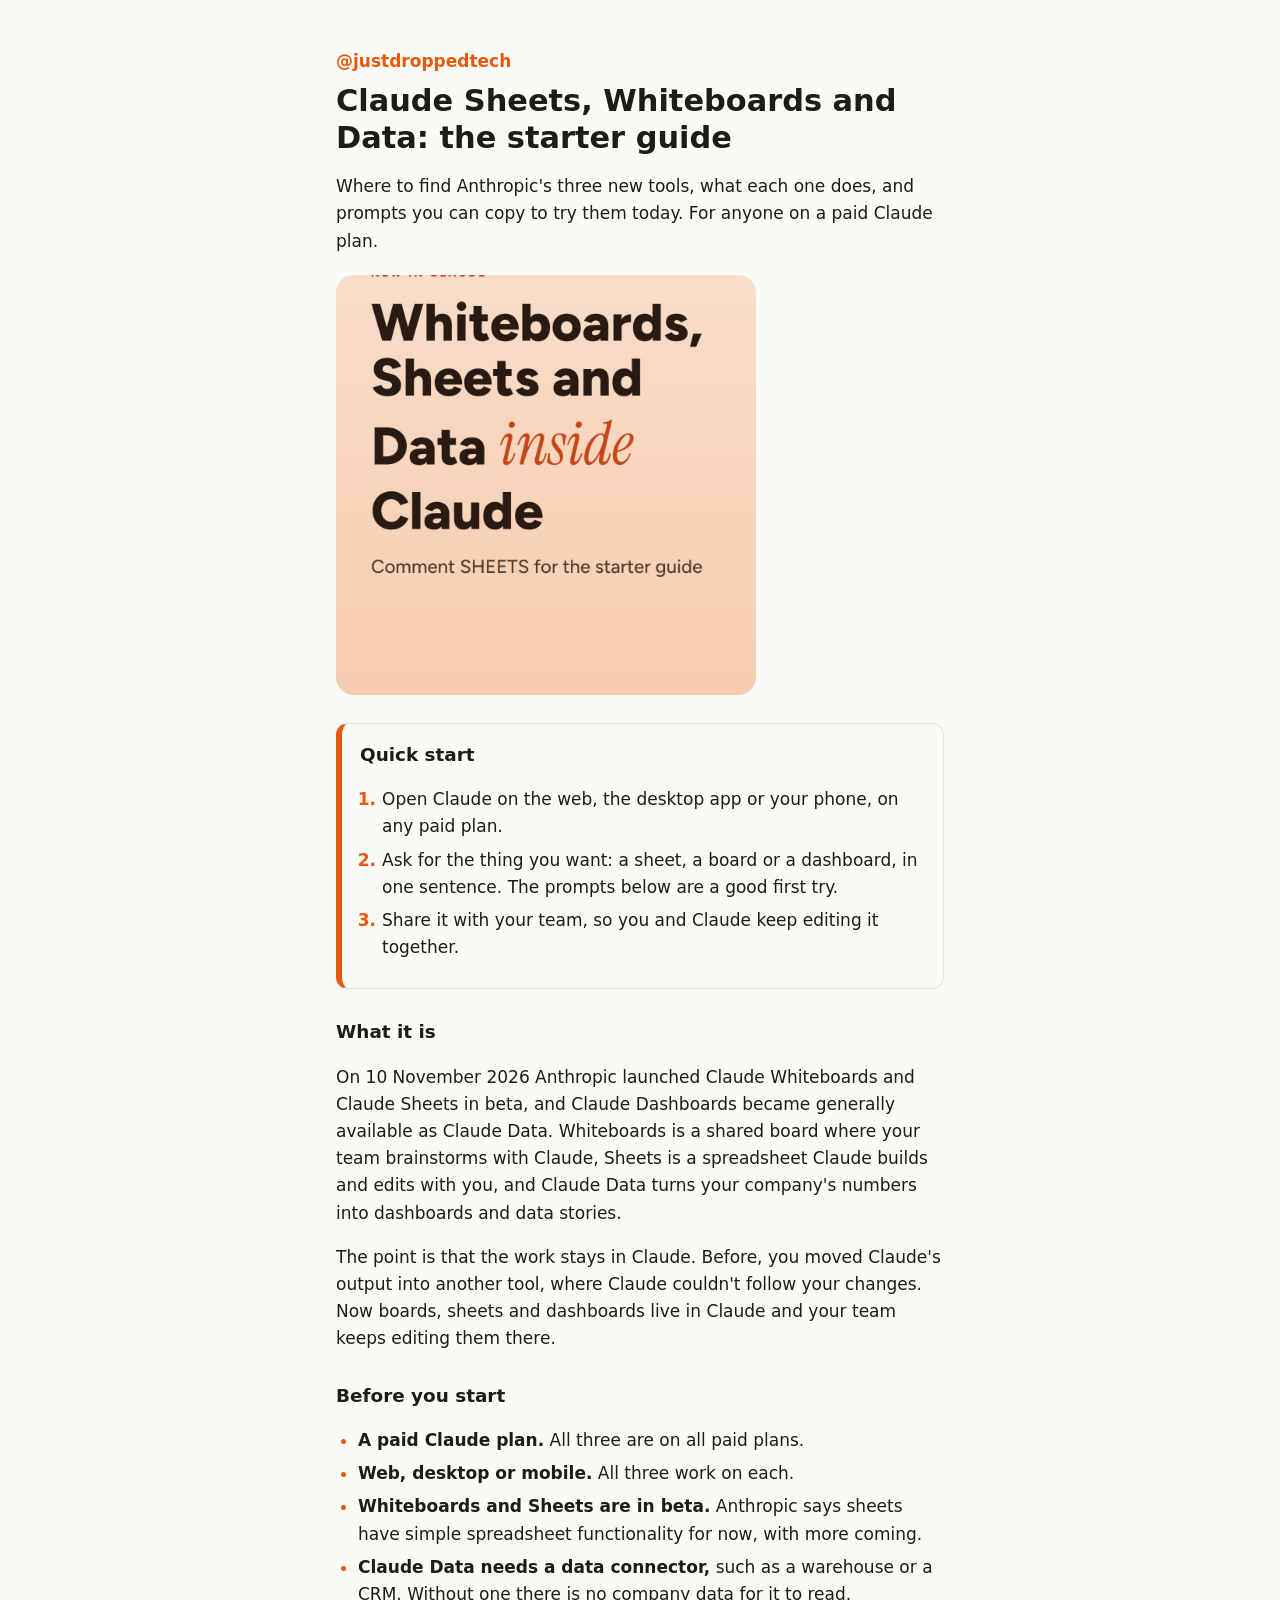
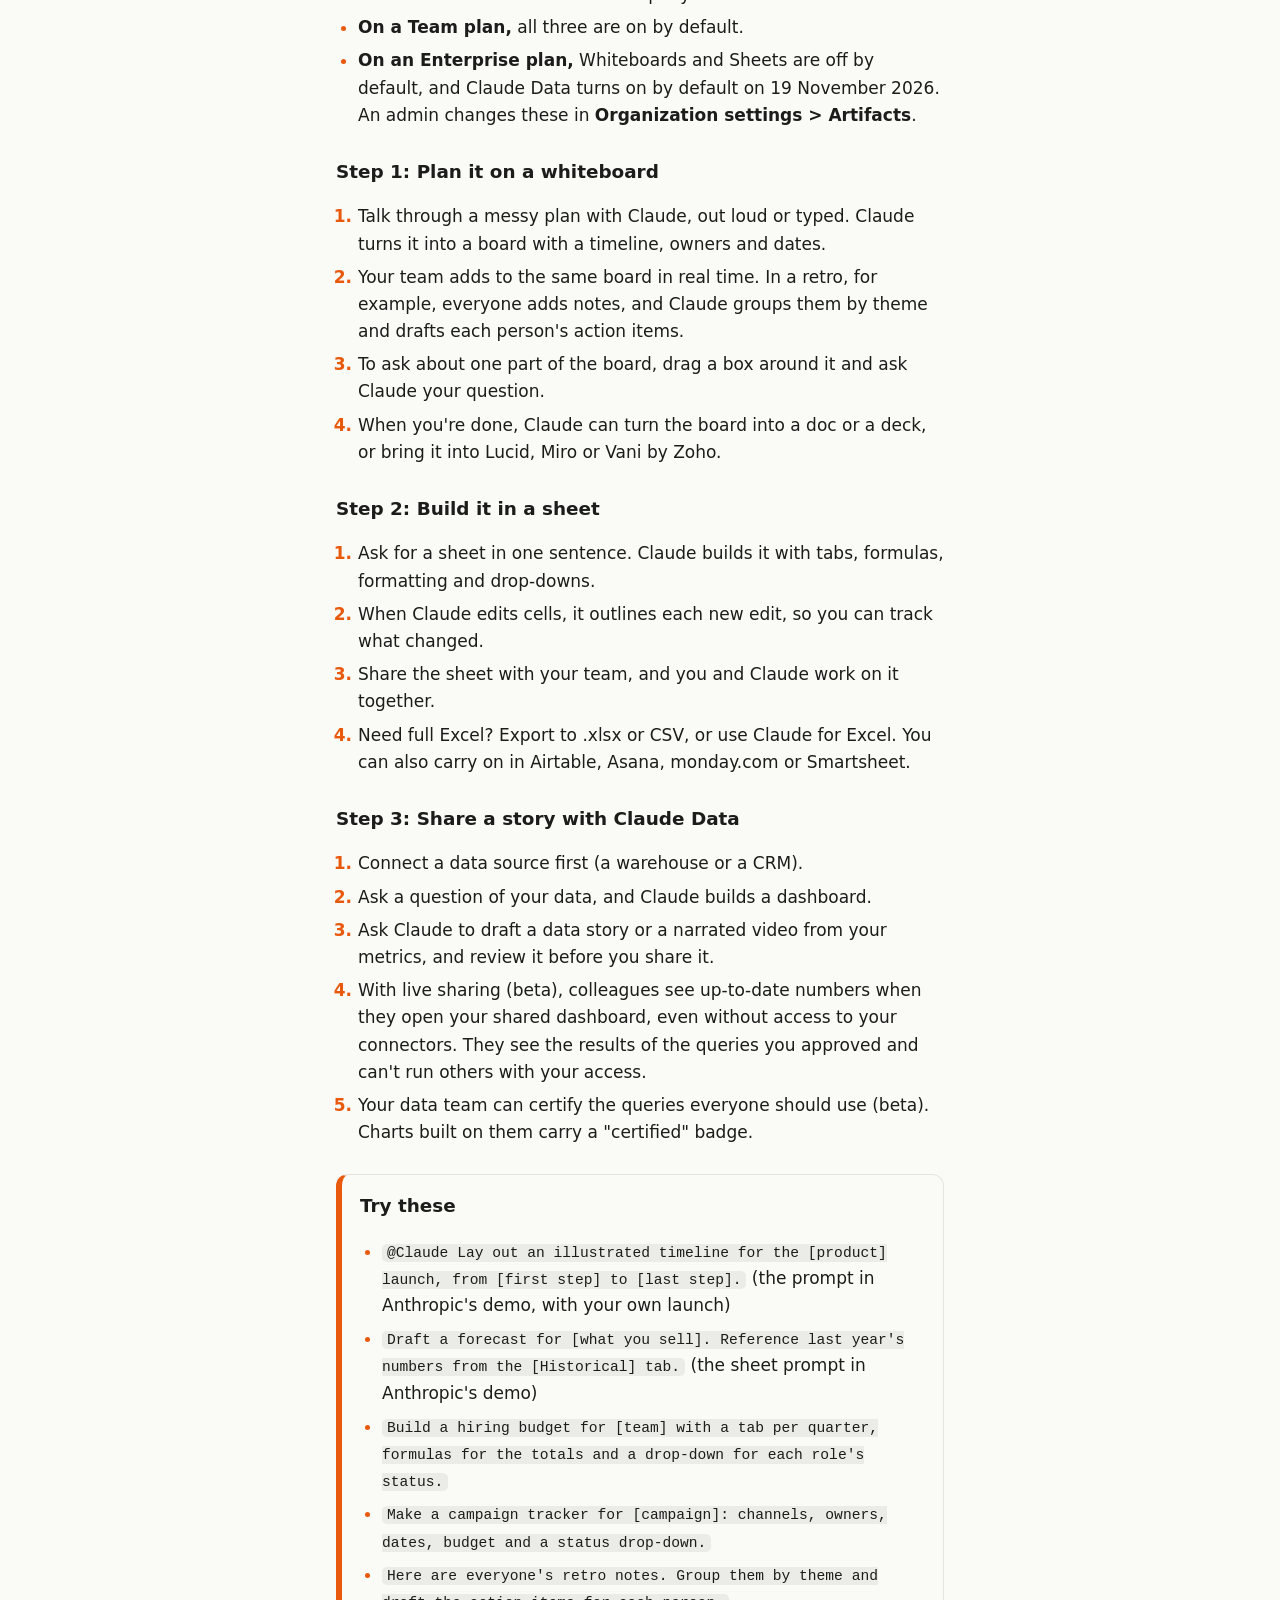
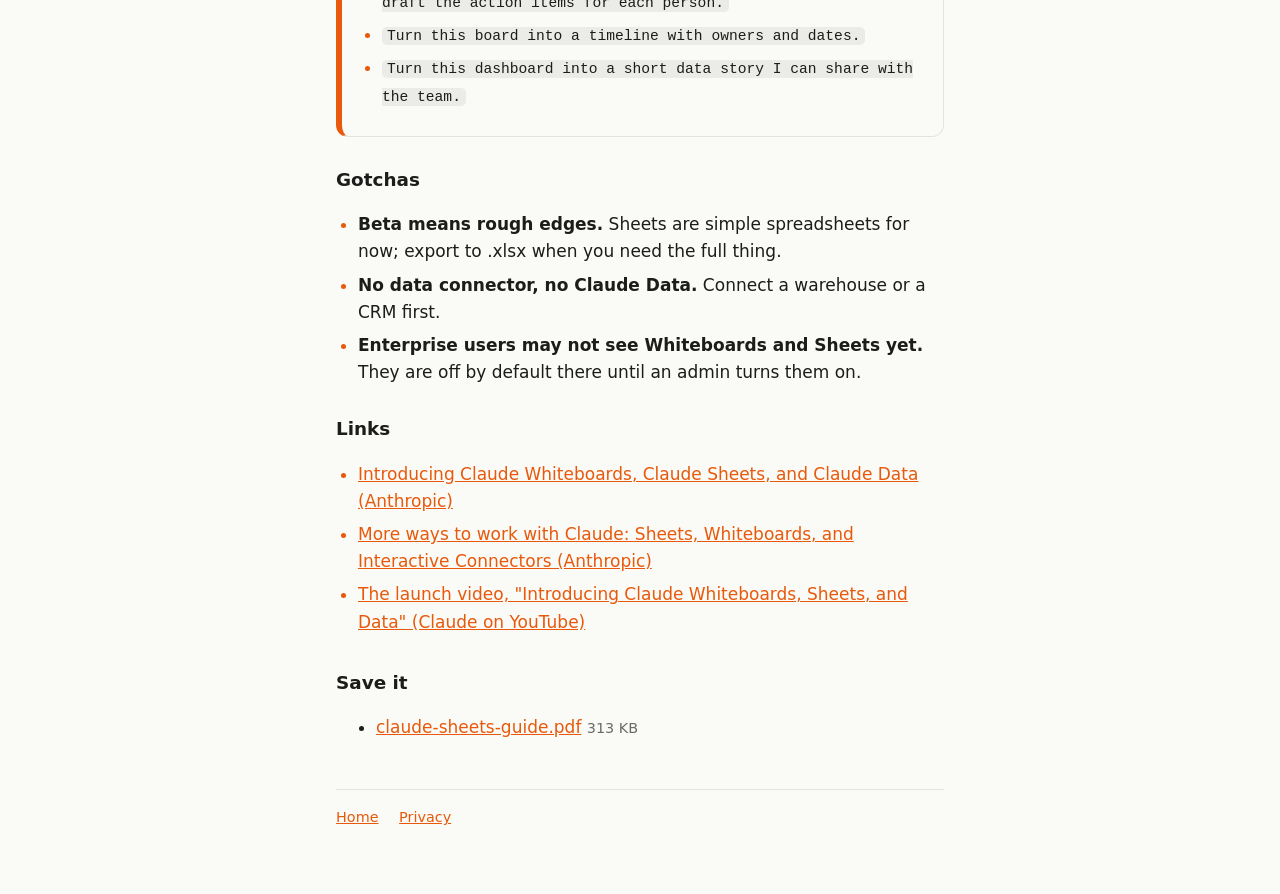
<file: claude-sheets/index.html>
<!doctype html>
<html lang="en">
<head>
  <meta charset="utf-8">
  <meta name="viewport" content="width=device-width, initial-scale=1">
  <title>Claude Sheets, Whiteboards and Data: the starter guide</title>
  <meta name="description" content="Where to find Anthropic&#39;s three new tools, what each one does, and prompts you can copy to try them today. For anyone on a paid Claude plan.">
  <!-- what a link preview shows (Instagram DMs, WhatsApp, …): the title, the intro and the reel's cover -->
  <meta property="og:type" content="website">
  <meta property="og:url" content="https://justdroppedtech.github.io/claude-sheets/">
  <meta property="og:title" content="Claude Sheets, Whiteboards and Data: the starter guide">
  <meta property="og:description" content="Where to find Anthropic&#39;s three new tools, what each one does, and prompts you can copy to try them today. For anyone on a paid Claude plan.">
  <meta property="og:image" content="https://justdroppedtech.github.io/claude-sheets/cover.jpg">
  <meta name="twitter:card" content="summary_large_image">
  <link rel="stylesheet" href="/style.css">
  <style>
    .art { display: block; width: 100%; max-width: 420px; aspect-ratio: 1; object-fit: cover; border-radius: 18px; margin: 20px 0 8px; }
    .guide section { margin: 28px 0; }
    .guide section.card { border: 1px solid var(--line); border-left: 6px solid var(--accent); border-radius: 12px; padding: 4px 18px 10px; }
    .guide h2 { margin-top: 12px; }
    .guide ol, .guide ul { padding-left: 22px; } .guide li { margin: 6px 0; } .guide li::marker { color: var(--accent); font-weight: 700; }
    .guide aside { border-left: 4px solid var(--accent); padding: 4px 12px; margin: 12px 0; color: var(--muted); }
    .guide code { font: 0.86em ui-monospace, Consolas, monospace; font-variant-ligatures: none; background: rgba(127,127,127,.12);
      padding: 1px 5px; border-radius: 5px; overflow-wrap: anywhere; }
    .guide pre { background: rgba(127,127,127,.12); border: 1px solid var(--line); border-radius: 10px; padding: 12px 14px; margin: 10px 0 16px;
      white-space: pre-wrap; overflow-wrap: anywhere; line-height: 1.55; }
    .guide pre code { background: none; padding: 0; font-size: 0.9em; }
  </style>
</head>
<body>
  <main>
    <a class="handle" href="https://www.instagram.com/justdroppedtech/">@justdroppedtech</a>
    <h1>Claude Sheets, Whiteboards and Data: the starter guide</h1>
    <p>Where to find Anthropic&#39;s three new tools, what each one does, and prompts you can copy to try them today. For anyone on a paid Claude plan.</p>
    <img class="art" src="cover.jpg" alt="">
    <div class="guide">
<section class="card">
<h2>Quick start</h2>
<ol>
<li>Open Claude on the web, the desktop app or your phone, on any paid plan.
</li>
<li>Ask for the thing you want: a sheet, a board or a dashboard, in one sentence. The prompts below are a good first try.
</li>
<li>Share it with your team, so you and Claude keep editing it together.
</li></ol>
</section>
<section>
<h2>What it is</h2>
<p>On 10 November 2026 Anthropic launched Claude Whiteboards and Claude Sheets in beta, and Claude Dashboards became generally available as Claude Data. Whiteboards is a shared board where your team brainstorms with Claude, Sheets is a spreadsheet Claude builds and edits with you, and Claude Data turns your company's numbers into dashboards and data stories.</p>
<p>The point is that the work stays in Claude. Before, you moved Claude's output into another tool, where Claude couldn't follow your changes. Now boards, sheets and dashboards live in Claude and your team keeps editing them there.</p>
</section>
<section>
<h2>Before you start</h2>
<ul>
<li><strong>A paid Claude plan.</strong> All three are on all paid plans.
</li>
<li><strong>Web, desktop or mobile.</strong> All three work on each.
</li>
<li><strong>Whiteboards and Sheets are in beta.</strong> Anthropic says sheets have simple spreadsheet functionality for now, with more coming.
</li>
<li><strong>Claude Data needs a data connector,</strong> such as a warehouse or a CRM. Without one there is no company data for it to read.
</li>
<li><strong>On a Team plan,</strong> all three are on by default.
</li>
<li><strong>On an Enterprise plan,</strong> Whiteboards and Sheets are off by default, and Claude Data turns on by default on 19 November 2026. An admin changes these in <strong>Organization settings &gt; Artifacts</strong>.
</li></ul>
</section>
<section>
<h2>Step 1: Plan it on a whiteboard</h2>
<ol>
<li>Talk through a messy plan with Claude, out loud or typed. Claude turns it into a board with a timeline, owners and dates.
</li>
<li>Your team adds to the same board in real time. In a retro, for example, everyone adds notes, and Claude groups them by theme and drafts each person's action items.
</li>
<li>To ask about one part of the board, drag a box around it and ask Claude your question.
</li>
<li>When you're done, Claude can turn the board into a doc or a deck, or bring it into Lucid, Miro or Vani by Zoho.
</li></ol>
</section>
<section>
<h2>Step 2: Build it in a sheet</h2>
<ol>
<li>Ask for a sheet in one sentence. Claude builds it with tabs, formulas, formatting and drop-downs.
</li>
<li>When Claude edits cells, it outlines each new edit, so you can track what changed.
</li>
<li>Share the sheet with your team, and you and Claude work on it together.
</li>
<li>Need full Excel? Export to .xlsx or CSV, or use Claude for Excel. You can also carry on in Airtable, Asana, monday.com or Smartsheet.
</li></ol>
</section>
<section>
<h2>Step 3: Share a story with Claude Data</h2>
<ol>
<li>Connect a data source first (a warehouse or a CRM).
</li>
<li>Ask a question of your data, and Claude builds a dashboard.
</li>
<li>Ask Claude to draft a data story or a narrated video from your metrics, and review it before you share it.
</li>
<li>With live sharing (beta), colleagues see up-to-date numbers when they open your shared dashboard, even without access to your connectors. They see the results of the queries you approved and can't run others with your access.
</li>
<li>Your data team can certify the queries everyone should use (beta). Charts built on them carry a &quot;certified&quot; badge.
</li></ol>
</section>
<section class="card">
<h2>Try these</h2>
<ul>
<li><code>@Claude Lay out an illustrated timeline for the [product] launch, from [first step] to [last step].</code> (the prompt in Anthropic's demo, with your own launch)
</li>
<li><code>Draft a forecast for [what you sell]. Reference last year's numbers from the [Historical] tab.</code> (the sheet prompt in Anthropic's demo)
</li>
<li><code>Build a hiring budget for [team] with a tab per quarter, formulas for the totals and a drop-down for each role's status.</code>
</li>
<li><code>Make a campaign tracker for [campaign]: channels, owners, dates, budget and a status drop-down.</code>
</li>
<li><code>Here are everyone's retro notes. Group them by theme and draft the action items for each person.</code>
</li>
<li><code>Turn this board into a timeline with owners and dates.</code>
</li>
<li><code>Turn this dashboard into a short data story I can share with the team.</code>
</li></ul>
</section>
<section>
<h2>Gotchas</h2>
<ul>
<li><strong>Beta means rough edges.</strong> Sheets are simple spreadsheets for now; export to .xlsx when you need the full thing.
</li>
<li><strong>No data connector, no Claude Data.</strong> Connect a warehouse or a CRM first.
</li>
<li><strong>Enterprise users may not see Whiteboards and Sheets yet.</strong> They are off by default there until an admin turns them on.
</li></ul>
</section>
<section>
<h2>Links</h2>
<ul>
<li><a href="https://claude.com/resources/articles/sheets-whiteboards-data">Introducing Claude Whiteboards, Claude Sheets, and Claude Data (Anthropic)</a>
</li>
<li><a href="https://claude.com/resources/articles/more-ways-to-work-with-claude-sheets-whiteboards-and-interactive-connectors">More ways to work with Claude: Sheets, Whiteboards, and Interactive Connectors (Anthropic)</a>
</li>
<li><a href="https://www.youtube.com/watch?v=YewAJPawE7I">The launch video, &quot;Introducing Claude Whiteboards, Sheets, and Data&quot; (Claude on YouTube)</a>
</li></ul>
</section>
    </div>
    <h2>Save it</h2>
    <ul>
      <li><a href="claude-sheets-guide.pdf" download>claude-sheets-guide.pdf</a> <span class="muted">313 KB</span></li>
    </ul>
    <footer class="muted">
      <a href="/">Home</a>
      <a href="/privacy/">Privacy</a>
    </footer>
  </main>
</body>
</html>
</file>
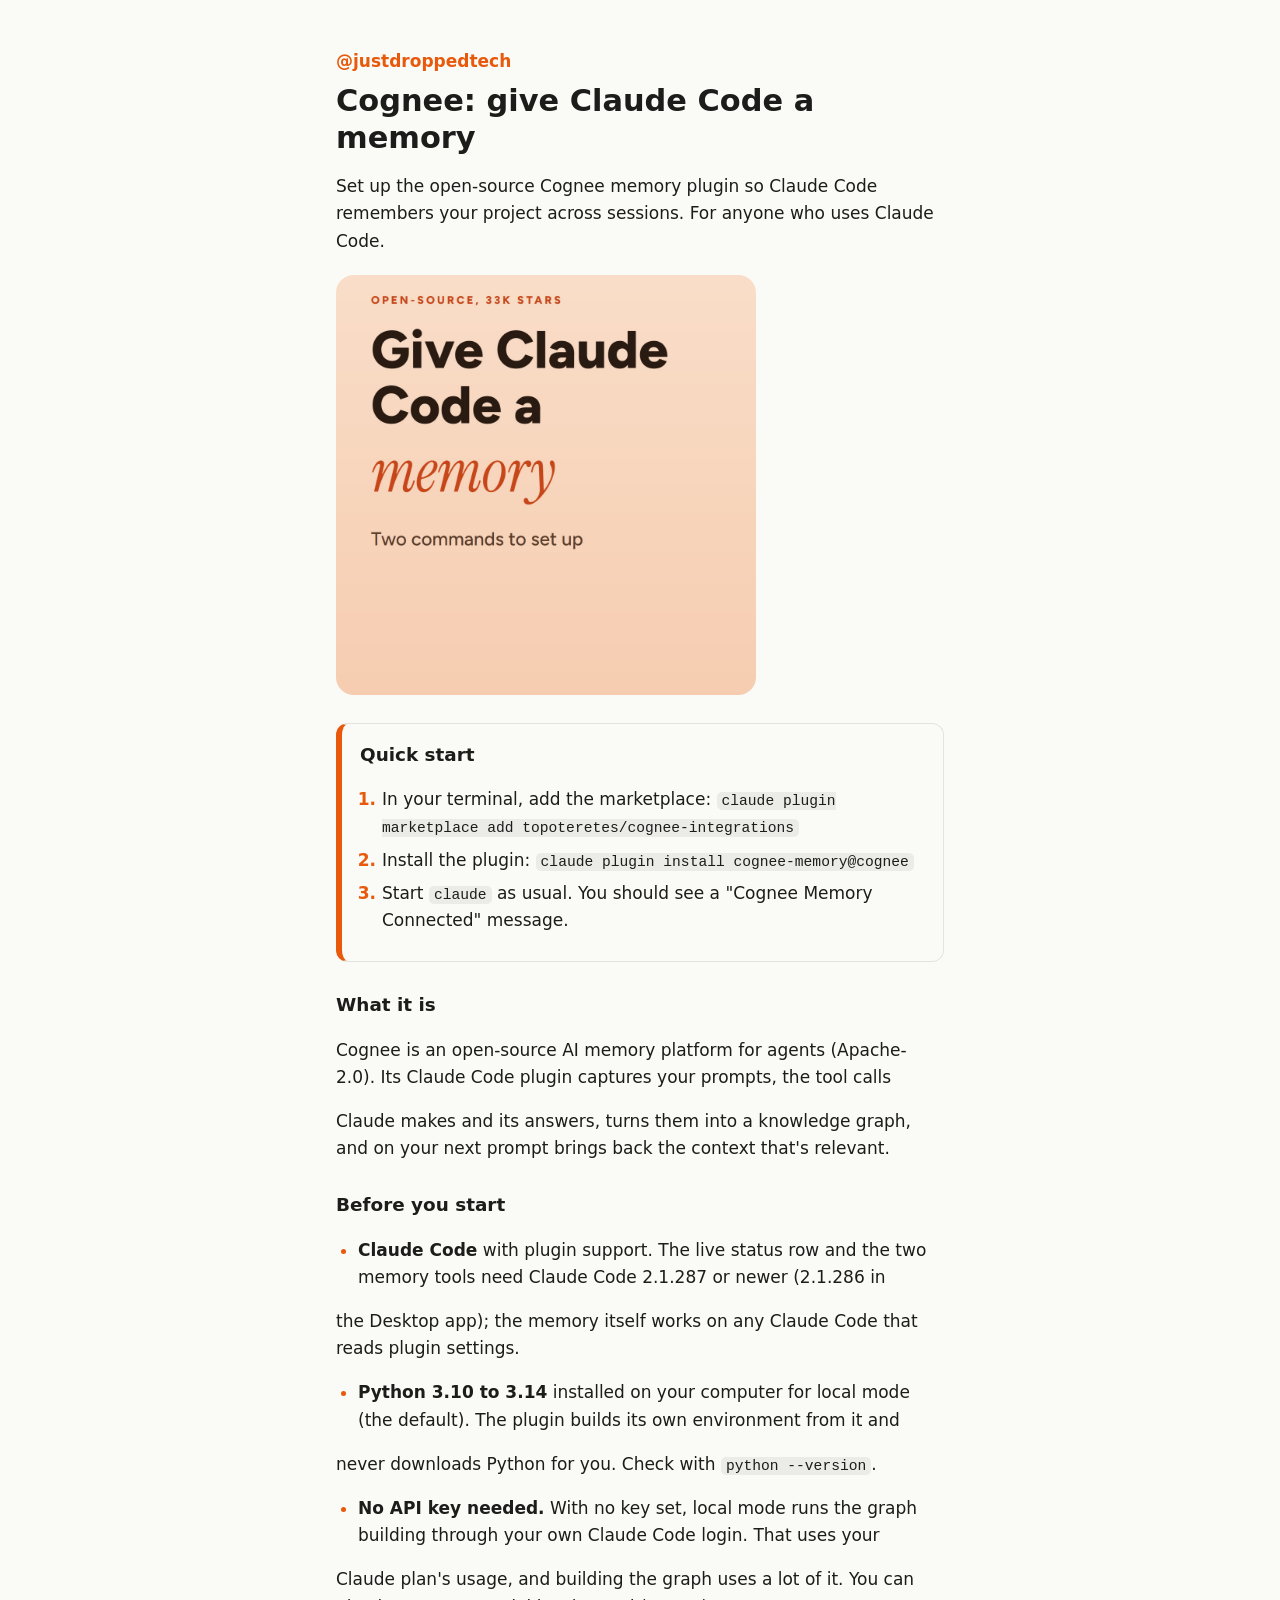
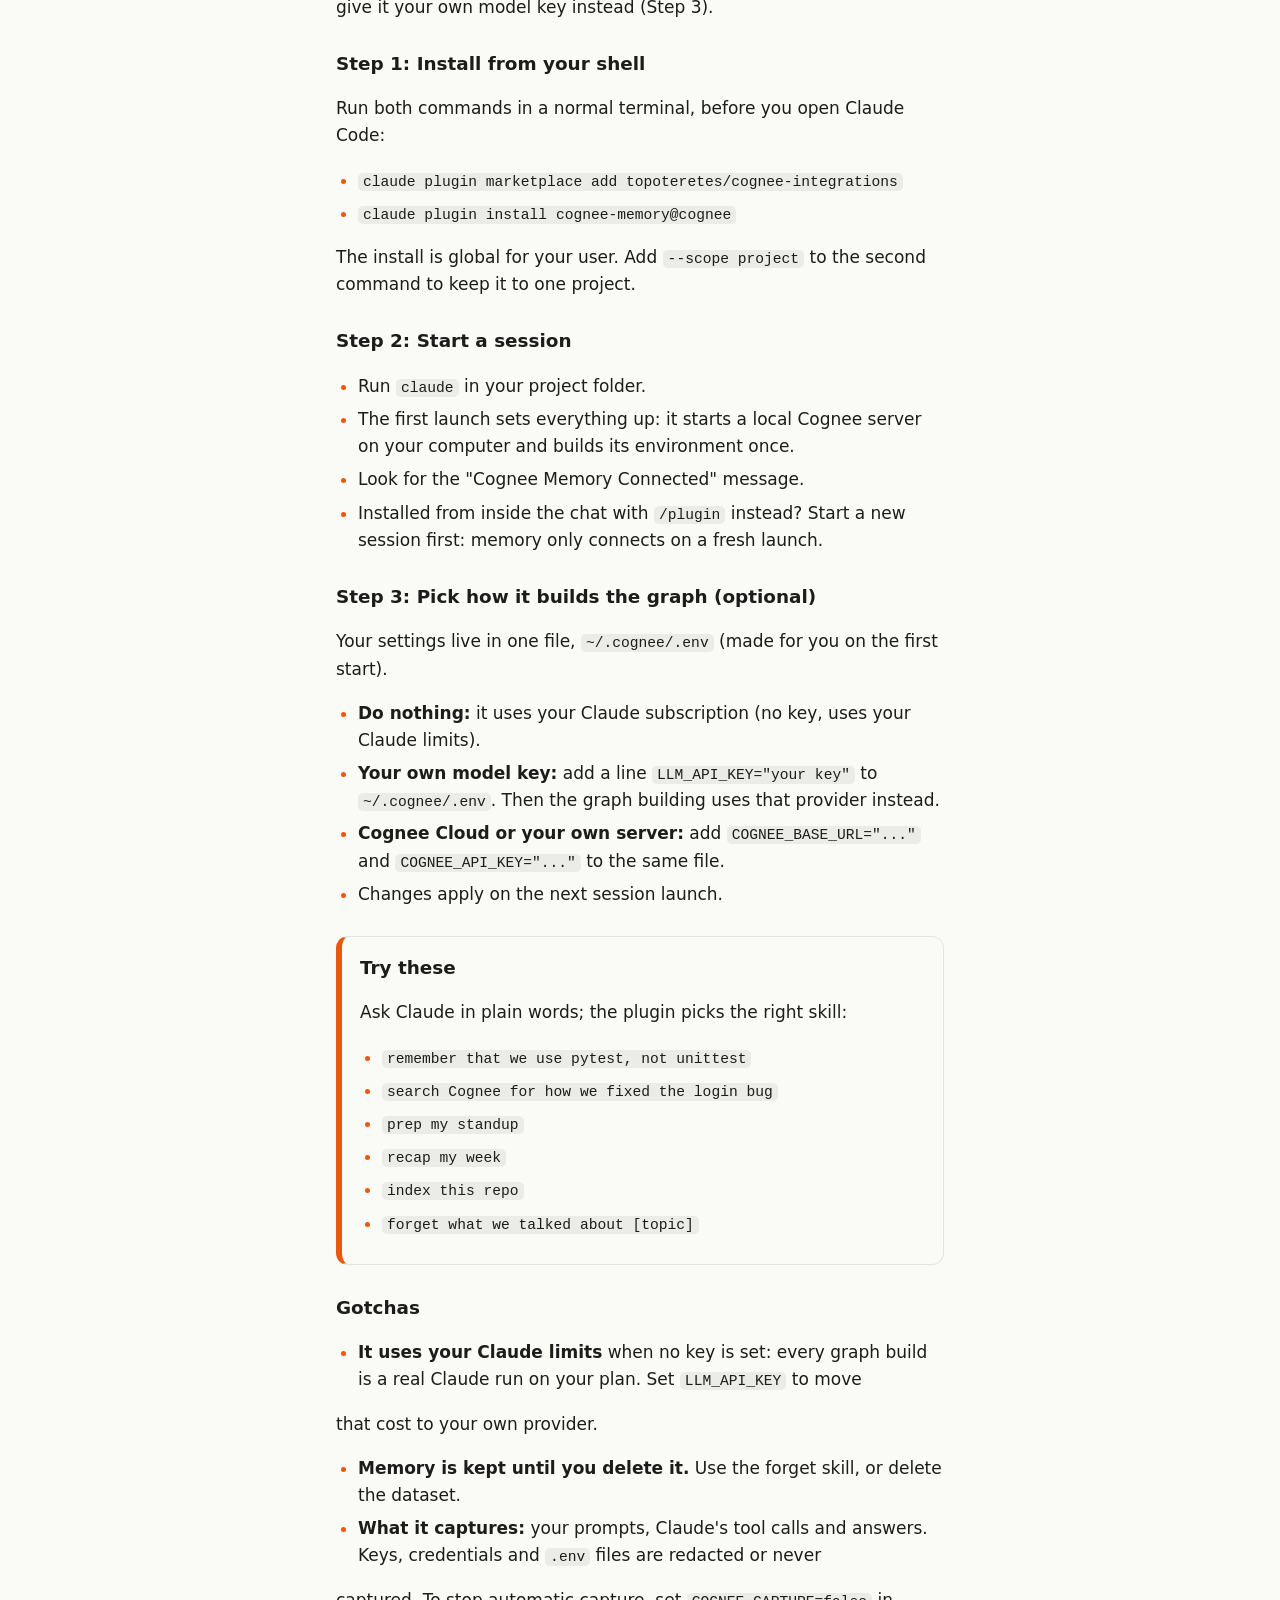
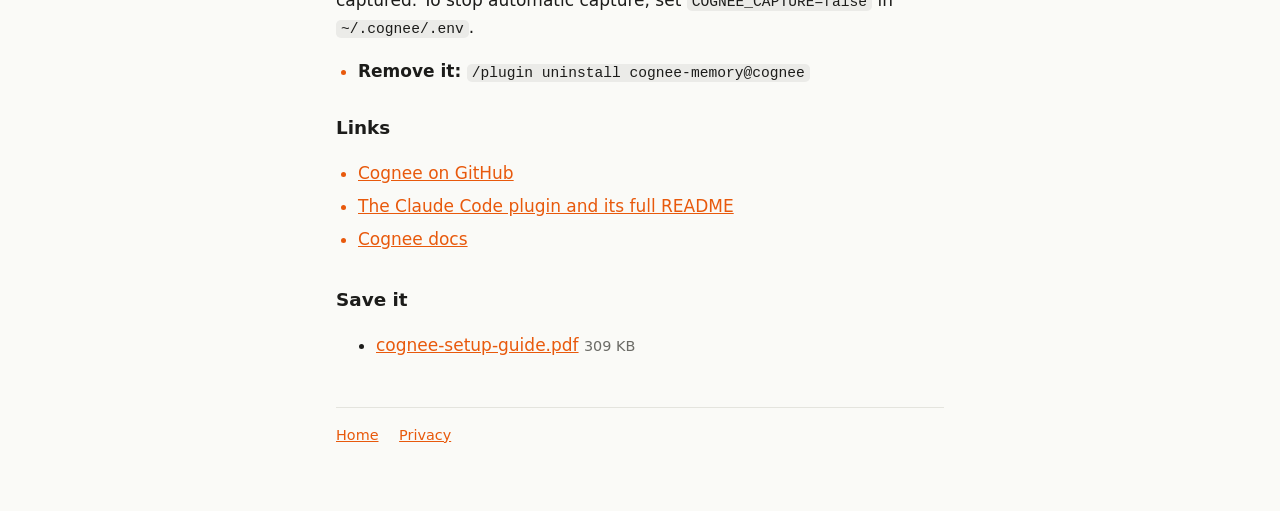
<file: cognee-setup/index.html>
<!doctype html>
<html lang="en">
<head>
  <meta charset="utf-8">
  <meta name="viewport" content="width=device-width, initial-scale=1">
  <title>Cognee: give Claude Code a memory</title>
  <meta name="description" content="Set up the open-source Cognee memory plugin so Claude Code remembers your project across sessions. For anyone who uses Claude Code.">
  <!-- what a link preview shows (Instagram DMs, WhatsApp, …): the title, the intro and the reel's cover -->
  <meta property="og:type" content="website">
  <meta property="og:url" content="https://justdroppedtech.github.io/cognee-setup/">
  <meta property="og:title" content="Cognee: give Claude Code a memory">
  <meta property="og:description" content="Set up the open-source Cognee memory plugin so Claude Code remembers your project across sessions. For anyone who uses Claude Code.">
  <meta property="og:image" content="https://justdroppedtech.github.io/cognee-setup/cover.jpg">
  <meta name="twitter:card" content="summary_large_image">
  <link rel="stylesheet" href="/style.css">
  <style>
    .art { display: block; width: 100%; max-width: 420px; aspect-ratio: 1; object-fit: cover; border-radius: 18px; margin: 20px 0 8px; }
    .guide section { margin: 28px 0; }
    .guide section.card { border: 1px solid var(--line); border-left: 6px solid var(--accent); border-radius: 12px; padding: 4px 18px 10px; }
    .guide h2 { margin-top: 12px; }
    .guide ol, .guide ul { padding-left: 22px; } .guide li { margin: 6px 0; } .guide li::marker { color: var(--accent); font-weight: 700; }
    .guide aside { border-left: 4px solid var(--accent); padding: 4px 12px; margin: 12px 0; color: var(--muted); }
    .guide code { font: 0.86em ui-monospace, Consolas, monospace; font-variant-ligatures: none; background: rgba(127,127,127,.12);
      padding: 1px 5px; border-radius: 5px; overflow-wrap: anywhere; }
    .guide pre { background: rgba(127,127,127,.12); border: 1px solid var(--line); border-radius: 10px; padding: 12px 14px; margin: 10px 0 16px;
      white-space: pre-wrap; overflow-wrap: anywhere; line-height: 1.55; }
    .guide pre code { background: none; padding: 0; font-size: 0.9em; }
  </style>
</head>
<body>
  <main>
    <a class="handle" href="https://www.instagram.com/justdroppedtech/">@justdroppedtech</a>
    <h1>Cognee: give Claude Code a memory</h1>
    <p>Set up the open-source Cognee memory plugin so Claude Code remembers your project across sessions. For anyone who uses Claude Code.</p>
    <img class="art" src="cover.jpg" alt="">
    <div class="guide">
<section class="card">
<h2>Quick start</h2>
<ol>
<li>In your terminal, add the marketplace: <code>claude plugin marketplace add topoteretes/cognee-integrations</code>
</li>
<li>Install the plugin: <code>claude plugin install cognee-memory@cognee</code>
</li>
<li>Start <code>claude</code> as usual. You should see a &quot;Cognee Memory Connected&quot; message.
</li></ol>
</section>
<section>
<h2>What it is</h2>
<p>Cognee is an open-source AI memory platform for agents (Apache-2.0). Its Claude Code plugin captures your prompts, the tool calls</p>
<p>Claude makes and its answers, turns them into a knowledge graph, and on your next prompt brings back the context that's relevant.</p>
</section>
<section>
<h2>Before you start</h2>
<ul>
<li><strong>Claude Code</strong> with plugin support. The live status row and the two memory tools need Claude Code 2.1.287 or newer (2.1.286 in
</li></ul>
<p>  the Desktop app); the memory itself works on any Claude Code that reads plugin settings.</p>
<ul>
<li><strong>Python 3.10 to 3.14</strong> installed on your computer for local mode (the default). The plugin builds its own environment from it and
</li></ul>
<p>  never downloads Python for you. Check with <code>python --version</code>.</p>
<ul>
<li><strong>No API key needed.</strong> With no key set, local mode runs the graph building through your own Claude Code login. That uses your
</li></ul>
<p>  Claude plan's usage, and building the graph uses a lot of it. You can give it your own model key instead (Step 3).</p>
</section>
<section>
<h2>Step 1: Install from your shell</h2>
<p>Run both commands in a normal terminal, before you open Claude Code:</p>
<ul>
<li><code>claude plugin marketplace add topoteretes/cognee-integrations</code>
</li>
<li><code>claude plugin install cognee-memory@cognee</code>
</li></ul>
<p>The install is global for your user. Add <code>--scope project</code> to the second command to keep it to one project.</p>
</section>
<section>
<h2>Step 2: Start a session</h2>
<ul>
<li>Run <code>claude</code> in your project folder.
</li>
<li>The first launch sets everything up: it starts a local Cognee server on your computer and builds its environment once.
</li>
<li>Look for the &quot;Cognee Memory Connected&quot; message.
</li>
<li>Installed from inside the chat with <code>/plugin</code> instead? Start a new session first: memory only connects on a fresh launch.
</li></ul>
</section>
<section>
<h2>Step 3: Pick how it builds the graph (optional)</h2>
<p>Your settings live in one file, <code>~/.cognee/.env</code> (made for you on the first start).</p>
<ul>
<li><strong>Do nothing:</strong> it uses your Claude subscription (no key, uses your Claude limits).
</li>
<li><strong>Your own model key:</strong> add a line <code>LLM_API_KEY=&quot;your key&quot;</code> to <code>~/.cognee/.env</code>. Then the graph building uses that provider instead.
</li>
<li><strong>Cognee Cloud or your own server:</strong> add <code>COGNEE_BASE_URL=&quot;...&quot;</code> and <code>COGNEE_API_KEY=&quot;...&quot;</code> to the same file.
</li>
<li>Changes apply on the next session launch.
</li></ul>
</section>
<section class="card">
<h2>Try these</h2>
<p>Ask Claude in plain words; the plugin picks the right skill:</p>
<ul>
<li><code>remember that we use pytest, not unittest</code>
</li>
<li><code>search Cognee for how we fixed the login bug</code>
</li>
<li><code>prep my standup</code>
</li>
<li><code>recap my week</code>
</li>
<li><code>index this repo</code>
</li>
<li><code>forget what we talked about [topic]</code>
</li></ul>
</section>
<section>
<h2>Gotchas</h2>
<ul>
<li><strong>It uses your Claude limits</strong> when no key is set: every graph build is a real Claude run on your plan. Set <code>LLM_API_KEY</code> to move
</li></ul>
<p>  that cost to your own provider.</p>
<ul>
<li><strong>Memory is kept until you delete it.</strong> Use the forget skill, or delete the dataset.
</li>
<li><strong>What it captures:</strong> your prompts, Claude's tool calls and answers. Keys, credentials and <code>.env</code> files are redacted or never
</li></ul>
<p>  captured. To stop automatic capture, set <code>COGNEE_CAPTURE=false</code> in <code>~/.cognee/.env</code>.</p>
<ul>
<li><strong>Remove it:</strong> <code>/plugin uninstall cognee-memory@cognee</code>
</li></ul>
</section>
<section>
<h2>Links</h2>
<ul>
<li><a href="https://github.com/topoteretes/cognee">Cognee on GitHub</a>
</li>
<li><a href="https://github.com/topoteretes/cognee-integrations/tree/main/integrations/claude-code">The Claude Code plugin and its full README</a>
</li>
<li><a href="https://docs.cognee.ai/">Cognee docs</a>
</li></ul>
</section>
    </div>
    <h2>Save it</h2>
    <ul>
      <li><a href="cognee-setup-guide.pdf" download>cognee-setup-guide.pdf</a> <span class="muted">309 KB</span></li>
    </ul>
    <footer class="muted">
      <a href="/">Home</a>
      <a href="/privacy/">Privacy</a>
    </footer>
  </main>
</body>
</html>
</file>
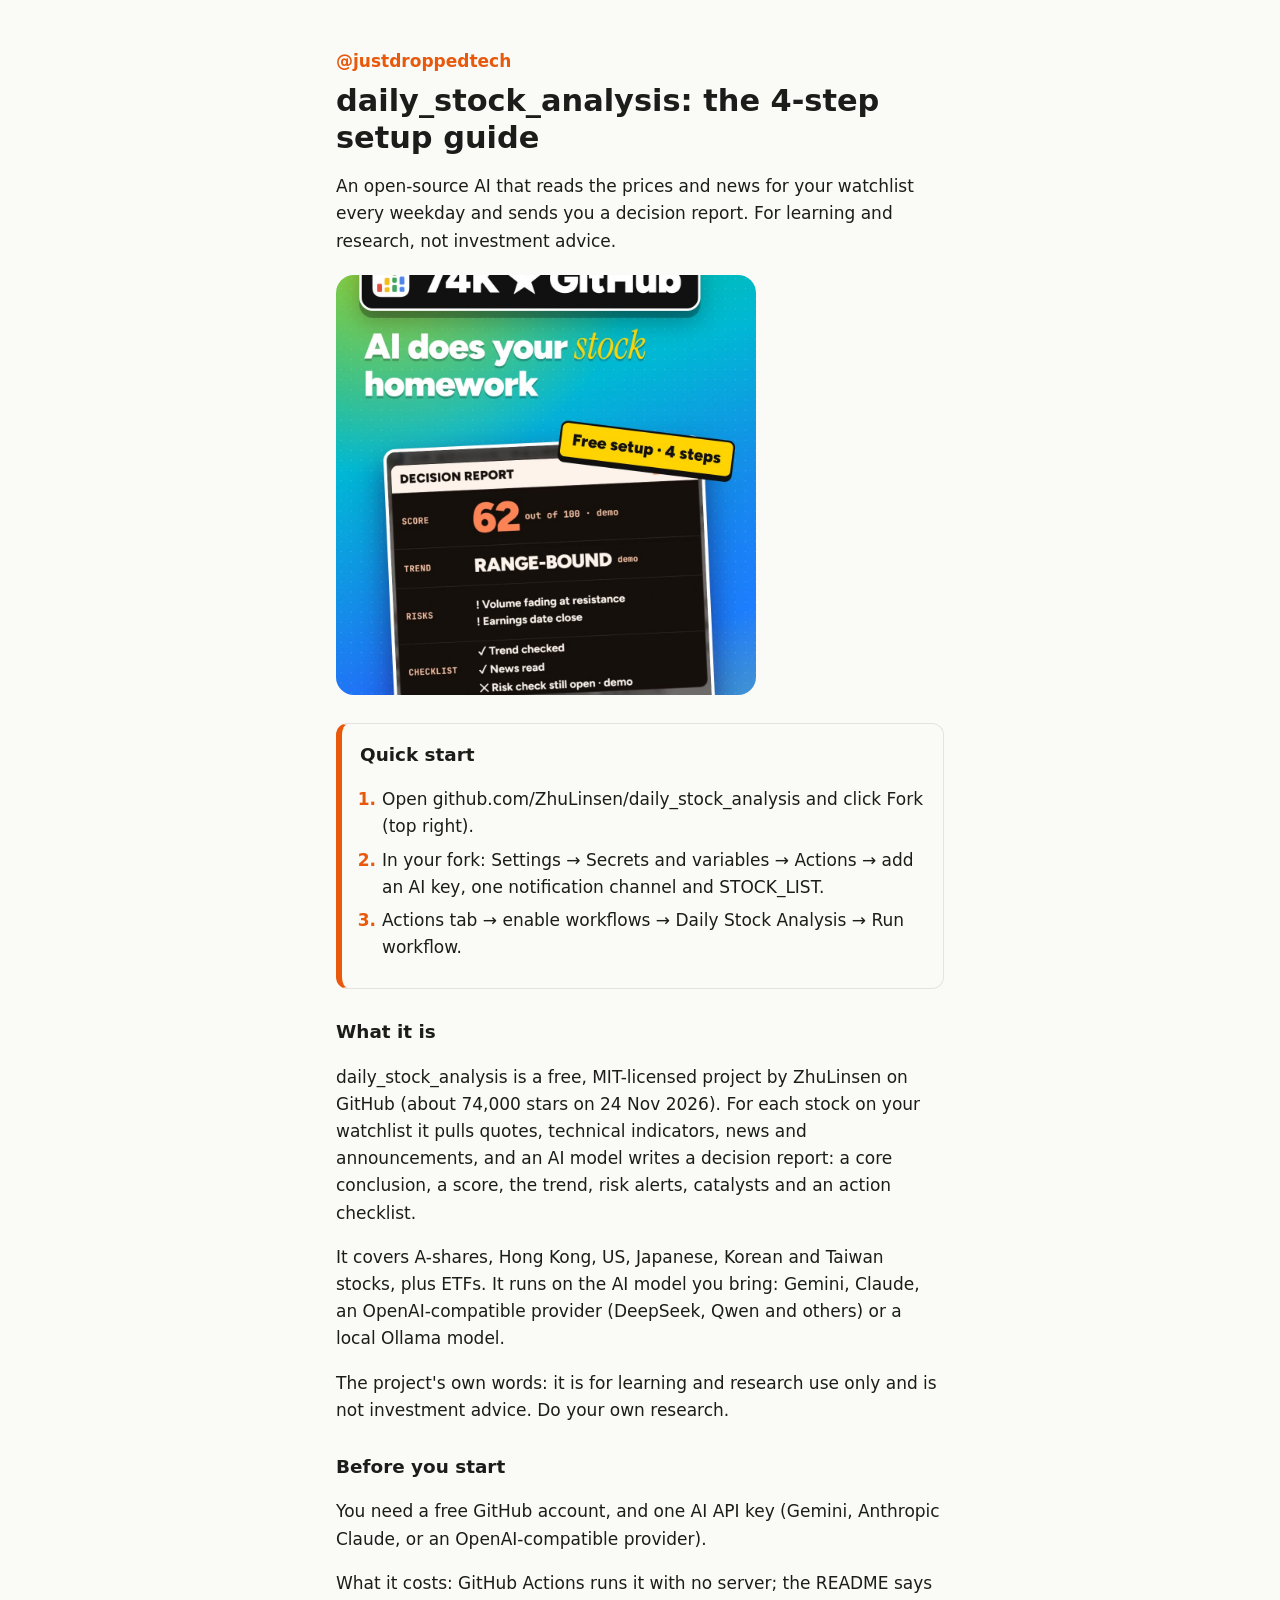
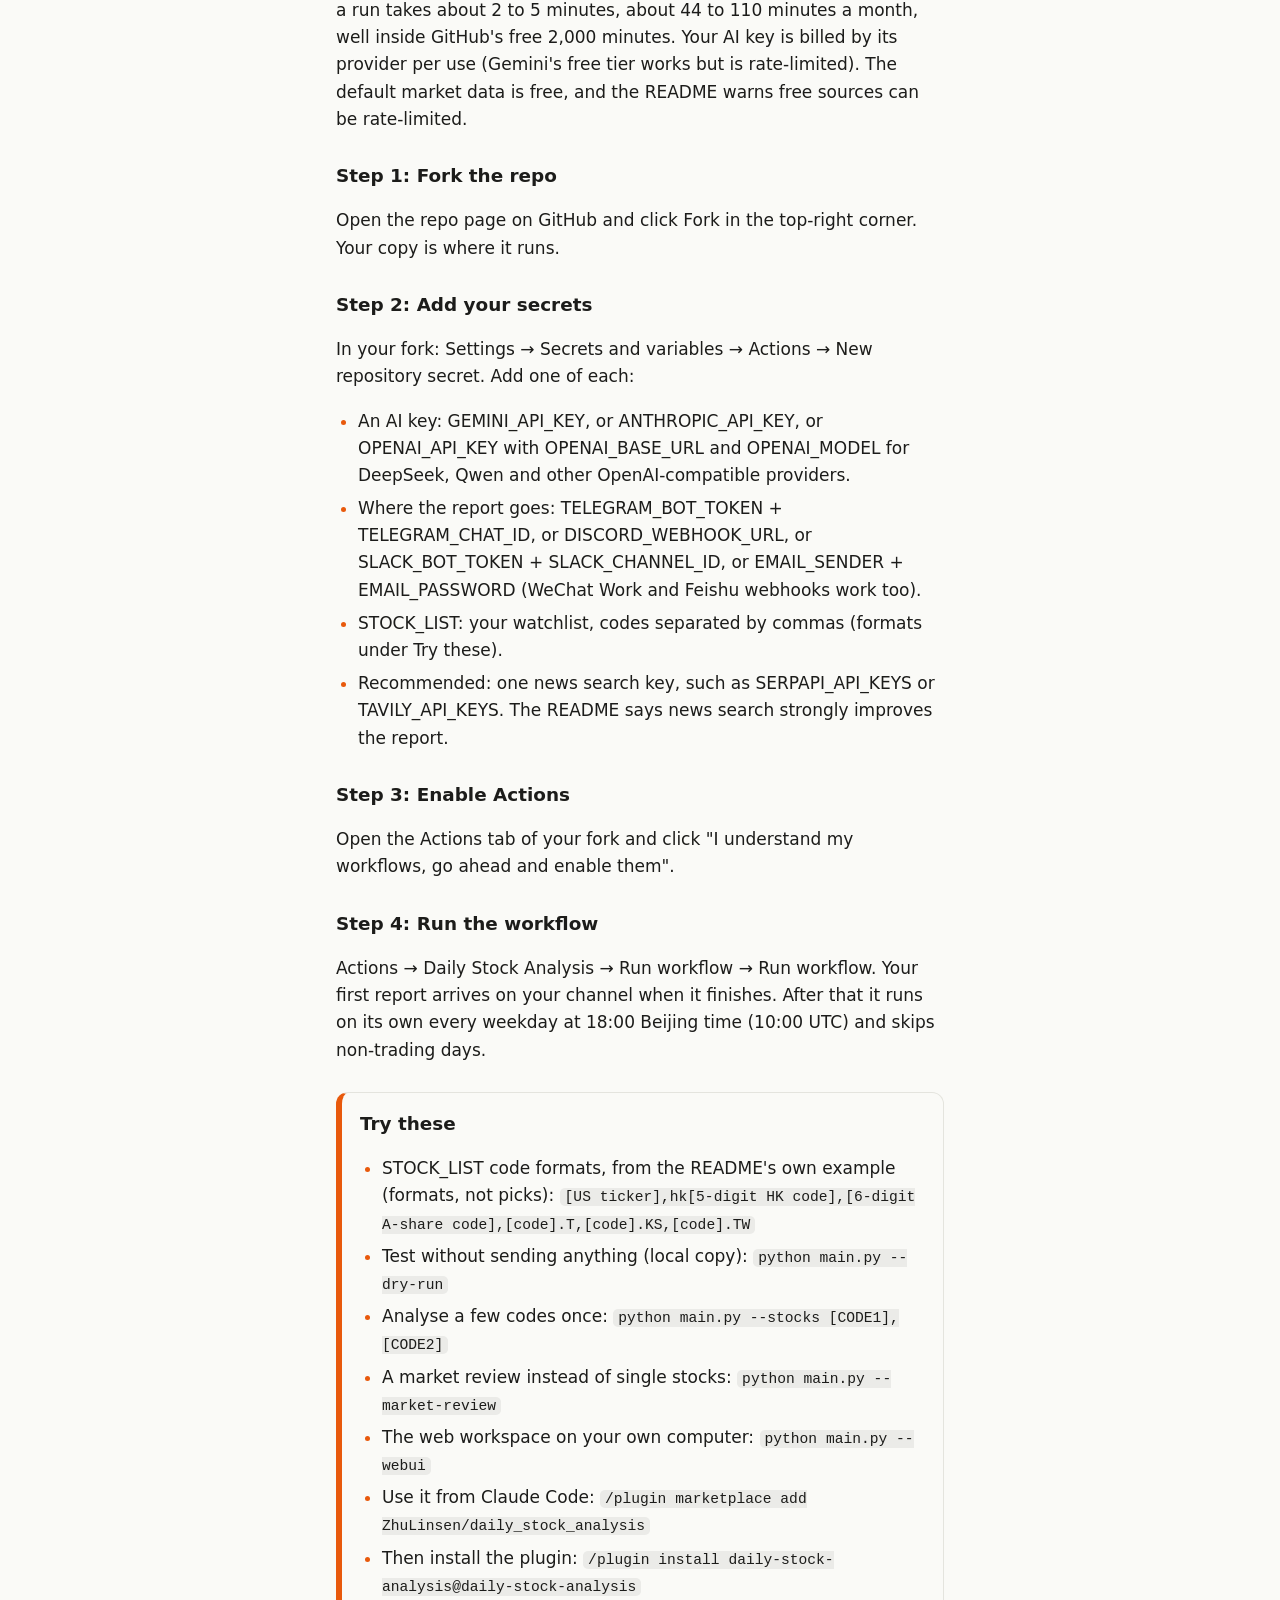
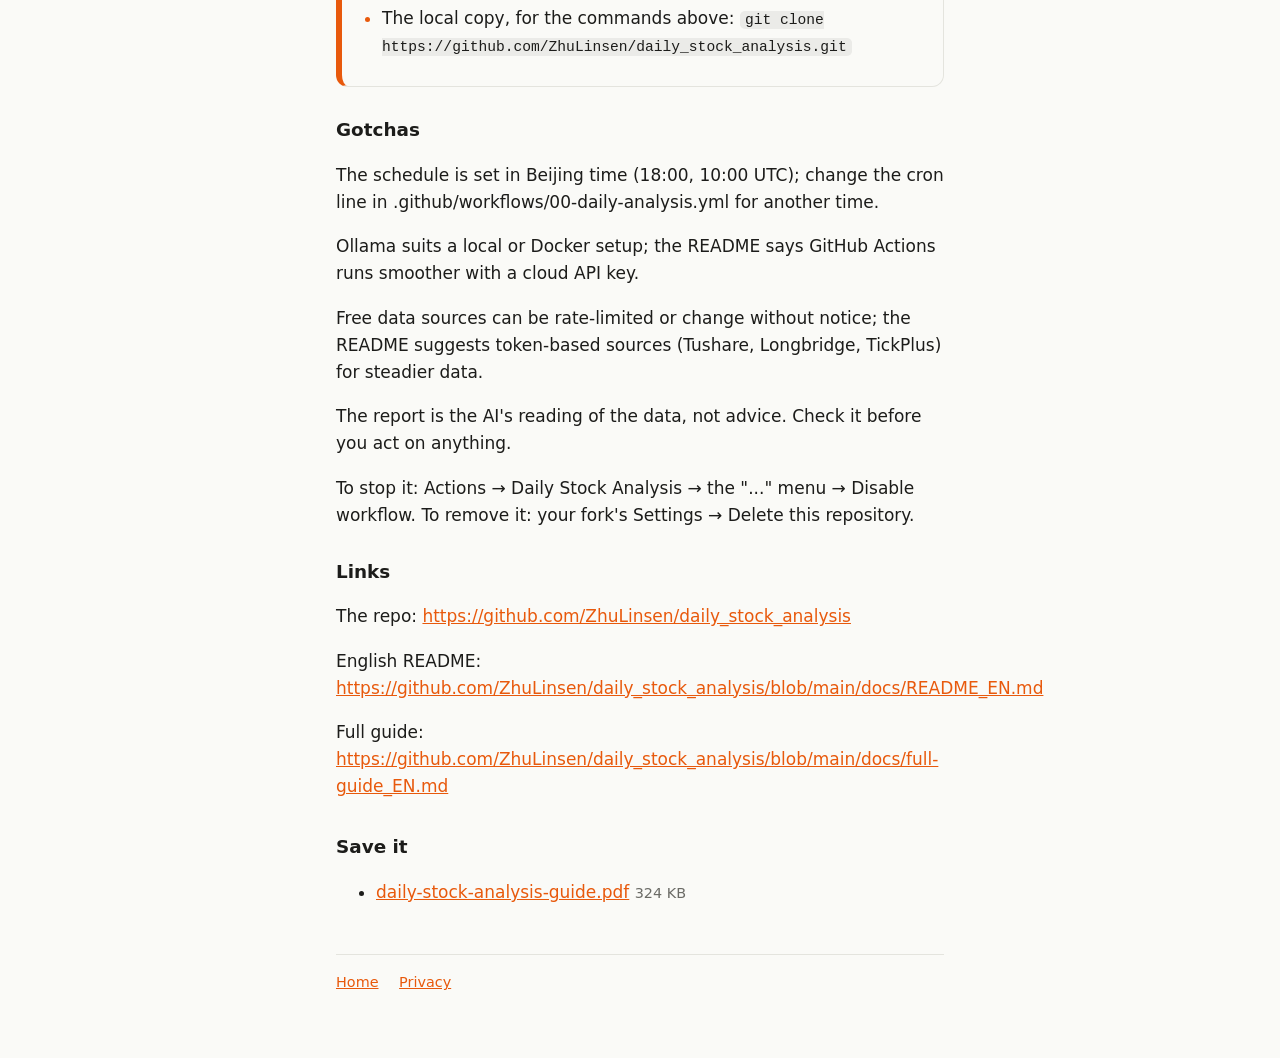
<file: daily-stock-analysis/index.html>
<!doctype html>
<html lang="en">
<head>
  <meta charset="utf-8">
  <meta name="viewport" content="width=device-width, initial-scale=1">
  <title>daily_stock_analysis: the 4-step setup guide</title>
  <meta name="description" content="An open-source AI that reads the prices and news for your watchlist every weekday and sends you a decision report. For learning and research, not investment advice.">
  <!-- what a link preview shows (Instagram DMs, WhatsApp, …): the title, the intro and the reel's cover -->
  <meta property="og:type" content="website">
  <meta property="og:url" content="https://justdroppedtech.github.io/daily-stock-analysis/">
  <meta property="og:title" content="daily_stock_analysis: the 4-step setup guide">
  <meta property="og:description" content="An open-source AI that reads the prices and news for your watchlist every weekday and sends you a decision report. For learning and research, not investment advice.">
  <meta property="og:image" content="https://justdroppedtech.github.io/daily-stock-analysis/cover.jpg">
  <meta name="twitter:card" content="summary_large_image">
  <link rel="stylesheet" href="/style.css">
  <style>
    .art { display: block; width: 100%; max-width: 420px; aspect-ratio: 1; object-fit: cover; border-radius: 18px; margin: 20px 0 8px; }
    .guide section { margin: 28px 0; }
    .guide section.card { border: 1px solid var(--line); border-left: 6px solid var(--accent); border-radius: 12px; padding: 4px 18px 10px; }
    .guide h2 { margin-top: 12px; }
    .guide ol, .guide ul { padding-left: 22px; } .guide li { margin: 6px 0; } .guide li::marker { color: var(--accent); font-weight: 700; }
    .guide aside { border-left: 4px solid var(--accent); padding: 4px 12px; margin: 12px 0; color: var(--muted); }
    .guide code { font: 0.86em ui-monospace, Consolas, monospace; font-variant-ligatures: none; background: rgba(127,127,127,.12);
      padding: 1px 5px; border-radius: 5px; overflow-wrap: anywhere; }
    .guide pre { background: rgba(127,127,127,.12); border: 1px solid var(--line); border-radius: 10px; padding: 12px 14px; margin: 10px 0 16px;
      white-space: pre-wrap; overflow-wrap: anywhere; line-height: 1.55; }
    .guide pre code { background: none; padding: 0; font-size: 0.9em; }
  </style>
</head>
<body>
  <main>
    <a class="handle" href="https://www.instagram.com/justdroppedtech/">@justdroppedtech</a>
    <h1>daily_stock_analysis: the 4-step setup guide</h1>
    <p>An open-source AI that reads the prices and news for your watchlist every weekday and sends you a decision report. For learning and research, not investment advice.</p>
    <img class="art" src="cover.jpg" alt="">
    <div class="guide">
<section class="card">
<h2>Quick start</h2>
<ol>
<li>Open github.com/ZhuLinsen/daily_stock_analysis and click Fork (top right).
</li>
<li>In your fork: Settings → Secrets and variables → Actions → add an AI key, one notification channel and STOCK_LIST.
</li>
<li>Actions tab → enable workflows → Daily Stock Analysis → Run workflow.
</li></ol>
</section>
<section>
<h2>What it is</h2>
<p>daily_stock_analysis is a free, MIT-licensed project by ZhuLinsen on GitHub (about 74,000 stars on 24 Nov 2026). For each stock on your watchlist it pulls quotes, technical indicators, news and announcements, and an AI model writes a decision report: a core conclusion, a score, the trend, risk alerts, catalysts and an action checklist.</p>
<p>It covers A-shares, Hong Kong, US, Japanese, Korean and Taiwan stocks, plus ETFs. It runs on the AI model you bring: Gemini, Claude, an OpenAI-compatible provider (DeepSeek, Qwen and others) or a local Ollama model.</p>
<p>The project's own words: it is for learning and research use only and is not investment advice. Do your own research.</p>
</section>
<section>
<h2>Before you start</h2>
<p>You need a free GitHub account, and one AI API key (Gemini, Anthropic Claude, or an OpenAI-compatible provider).</p>
<p>What it costs: GitHub Actions runs it with no server; the README says a run takes about 2 to 5 minutes, about 44 to 110 minutes a month, well inside GitHub's free 2,000 minutes. Your AI key is billed by its provider per use (Gemini's free tier works but is rate-limited). The default market data is free, and the README warns free sources can be rate-limited.</p>
</section>
<section>
<h2>Step 1: Fork the repo</h2>
<p>Open the repo page on GitHub and click Fork in the top-right corner. Your copy is where it runs.</p>
</section>
<section>
<h2>Step 2: Add your secrets</h2>
<p>In your fork: Settings → Secrets and variables → Actions → New repository secret. Add one of each:</p>
<ul>
<li>An AI key: GEMINI_API_KEY, or ANTHROPIC_API_KEY, or OPENAI_API_KEY with OPENAI_BASE_URL and OPENAI_MODEL for DeepSeek, Qwen and other OpenAI-compatible providers.
</li>
<li>Where the report goes: TELEGRAM_BOT_TOKEN + TELEGRAM_CHAT_ID, or DISCORD_WEBHOOK_URL, or SLACK_BOT_TOKEN + SLACK_CHANNEL_ID, or EMAIL_SENDER + EMAIL_PASSWORD (WeChat Work and Feishu webhooks work too).
</li>
<li>STOCK_LIST: your watchlist, codes separated by commas (formats under Try these).
</li>
<li>Recommended: one news search key, such as SERPAPI_API_KEYS or TAVILY_API_KEYS. The README says news search strongly improves the report.
</li></ul>
</section>
<section>
<h2>Step 3: Enable Actions</h2>
<p>Open the Actions tab of your fork and click &quot;I understand my workflows, go ahead and enable them&quot;.</p>
</section>
<section>
<h2>Step 4: Run the workflow</h2>
<p>Actions → Daily Stock Analysis → Run workflow → Run workflow. Your first report arrives on your channel when it finishes. After that it runs on its own every weekday at 18:00 Beijing time (10:00 UTC) and skips non-trading days.</p>
</section>
<section class="card">
<h2>Try these</h2>
<ul>
<li>STOCK_LIST code formats, from the README's own example (formats, not picks): <code>[US ticker],hk[5-digit HK code],[6-digit A-share code],[code].T,[code].KS,[code].TW</code>
</li>
<li>Test without sending anything (local copy): <code class="whole">python main.py --dry-run</code>
</li>
<li>Analyse a few codes once: <code class="whole">python main.py --stocks [CODE1],[CODE2]</code>
</li>
<li>A market review instead of single stocks: <code class="whole">python main.py --market-review</code>
</li>
<li>The web workspace on your own computer: <code class="whole">python main.py --webui</code>
</li>
<li>Use it from Claude Code: <code class="whole">/plugin marketplace add ZhuLinsen/daily_stock_analysis</code>
</li>
<li>Then install the plugin: <code class="whole">/plugin install daily-stock-analysis@daily-stock-analysis</code>
</li>
<li>The local copy, for the commands above: <code class="whole">git clone https://github.com/ZhuLinsen/daily_stock_analysis.git</code>
</li></ul>
</section>
<section>
<h2>Gotchas</h2>
<p>The schedule is set in Beijing time (18:00, 10:00 UTC); change the cron line in .github/workflows/00-daily-analysis.yml for another time.</p>
<p>Ollama suits a local or Docker setup; the README says GitHub Actions runs smoother with a cloud API key.</p>
<p>Free data sources can be rate-limited or change without notice; the README suggests token-based sources (Tushare, Longbridge, TickPlus) for steadier data.</p>
<p>The report is the AI's reading of the data, not advice. Check it before you act on anything.</p>
<p>To stop it: Actions → Daily Stock Analysis → the &quot;...&quot; menu → Disable workflow. To remove it: your fork's Settings → Delete this repository.</p>
</section>
<section>
<h2>Links</h2>
<p>The repo: <a href="https://github.com/ZhuLinsen/daily_stock_analysis">https://github.com/ZhuLinsen/daily_stock_analysis</a></p>
<p>English README: <a href="https://github.com/ZhuLinsen/daily_stock_analysis/blob/main/docs/README_EN.md">https://github.com/ZhuLinsen/daily_stock_analysis/blob/main/docs/README_EN.md</a></p>
<p>Full guide: <a href="https://github.com/ZhuLinsen/daily_stock_analysis/blob/main/docs/full-guide_EN.md">https://github.com/ZhuLinsen/daily_stock_analysis/blob/main/docs/full-guide_EN.md</a></p>
</section>
    </div>
    <h2>Save it</h2>
    <ul>
      <li><a href="daily-stock-analysis-guide.pdf" download>daily-stock-analysis-guide.pdf</a> <span class="muted">324 KB</span></li>
    </ul>
    <footer class="muted">
      <a href="/">Home</a>
      <a href="/privacy/">Privacy</a>
    </footer>
  </main>
</body>
</html>
</file>
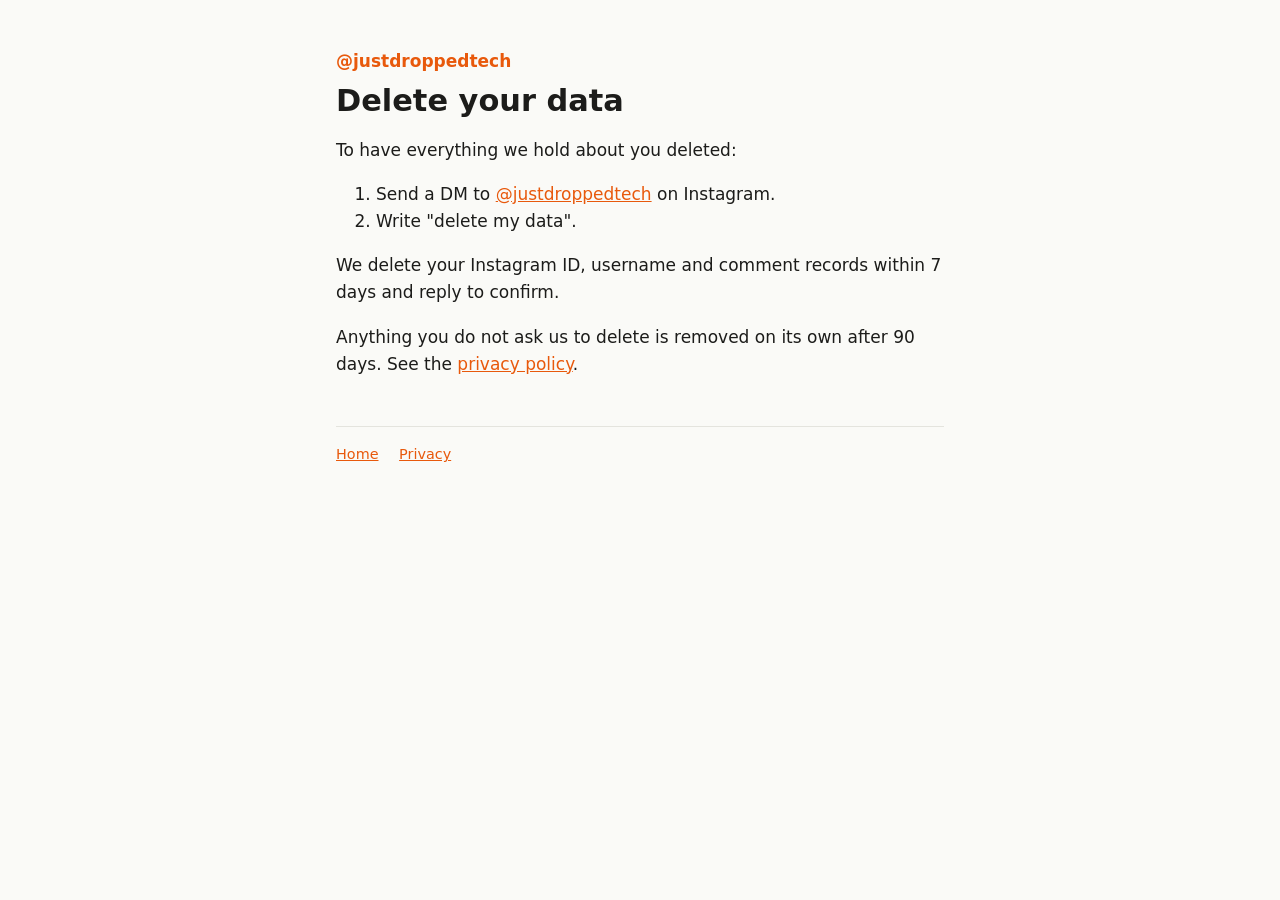
<file: data-deletion/index.html>
<!doctype html>
<html lang="en">
<head>
  <meta charset="utf-8">
  <meta name="viewport" content="width=device-width, initial-scale=1">
  <title>Data Deletion</title>
  <link rel="stylesheet" href="/style.css">
</head>
<body>
  <main>
    <a class="handle" href="/">@justdroppedtech</a>
    <h1>Delete your data</h1>

    <p>To have everything we hold about you deleted:</p>
    <ol>
      <li>Send a DM to <a href="https://www.instagram.com/justdroppedtech/">@justdroppedtech</a> on Instagram.</li>
      <li>Write "delete my data".</li>
    </ol>
    <p>We delete your Instagram ID, username and comment records within 7 days and reply to confirm.</p>
    <p>Anything you do not ask us to delete is removed on its own after 90 days. See the <a href="/privacy/">privacy policy</a>.</p>

    <footer class="muted">
      <a href="/">Home</a>
      <a href="/privacy/">Privacy</a>
    </footer>
  </main>
</body>
</html>
</file>
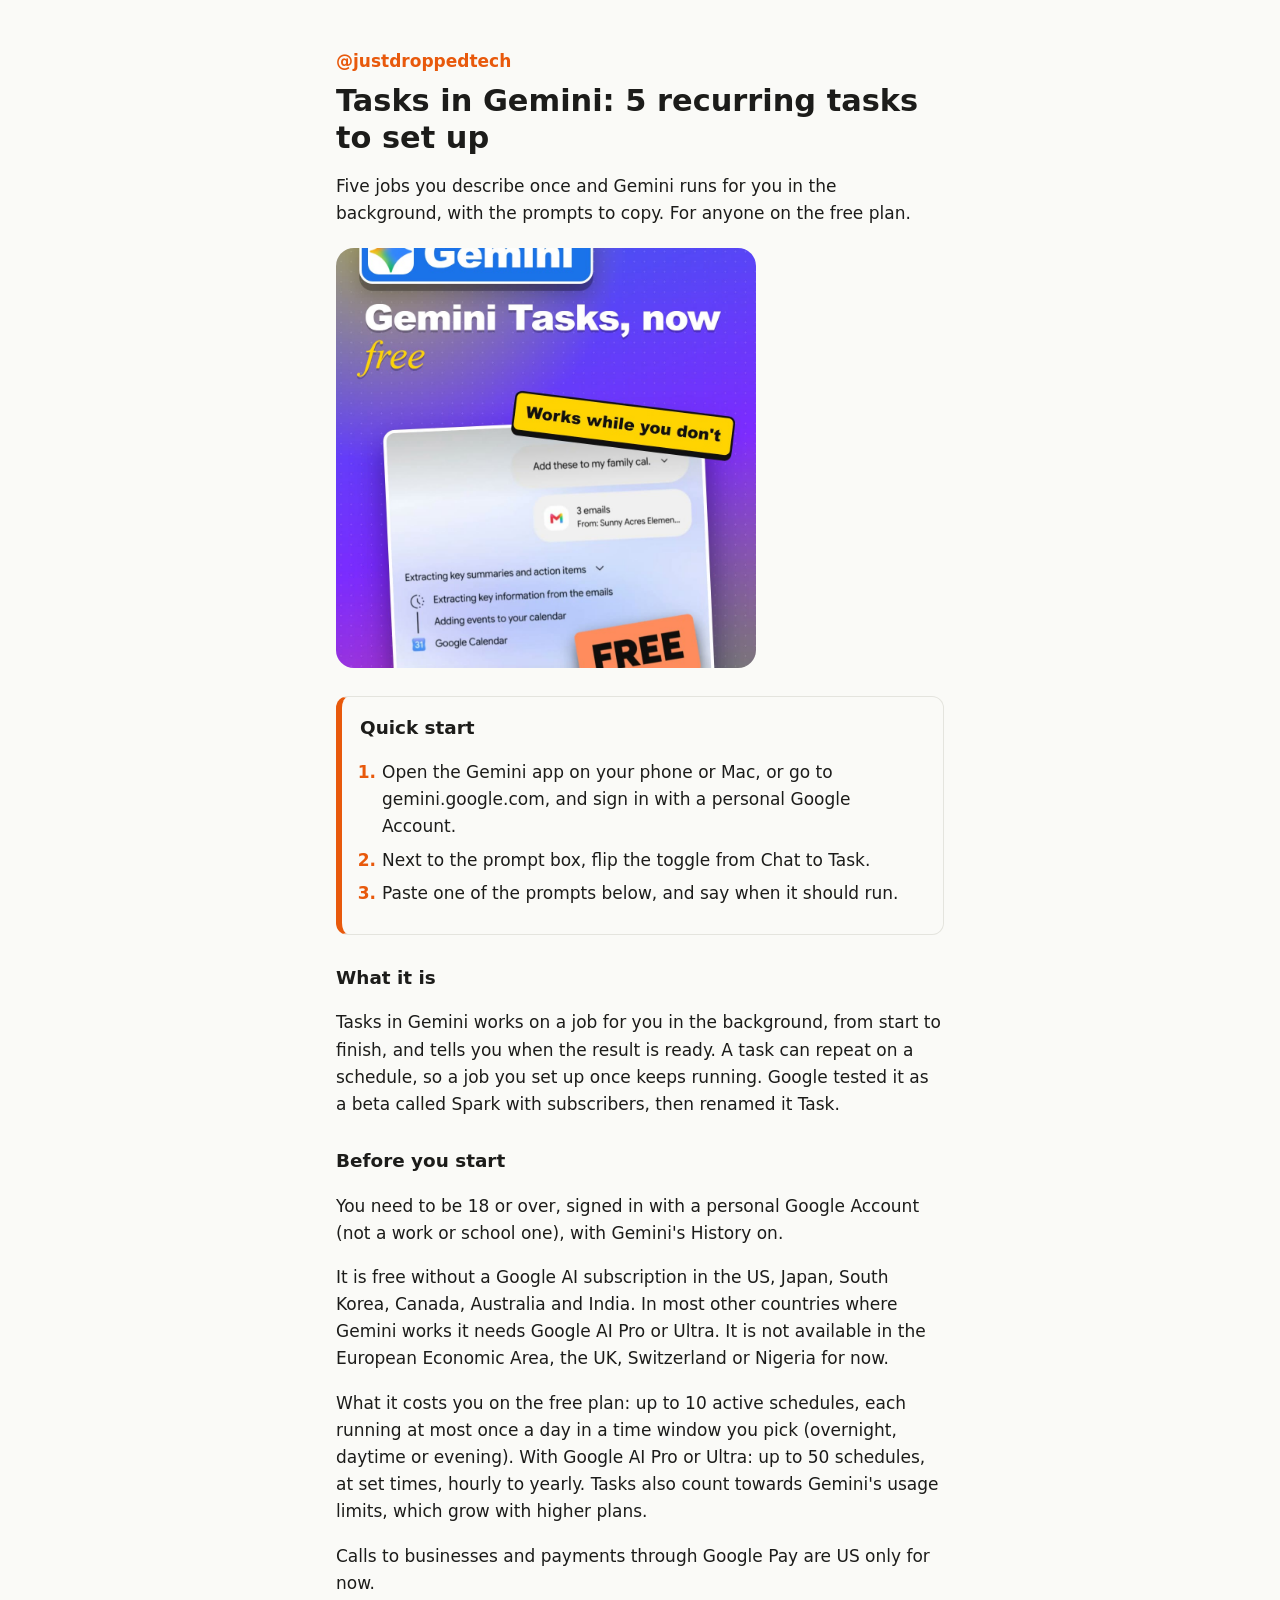
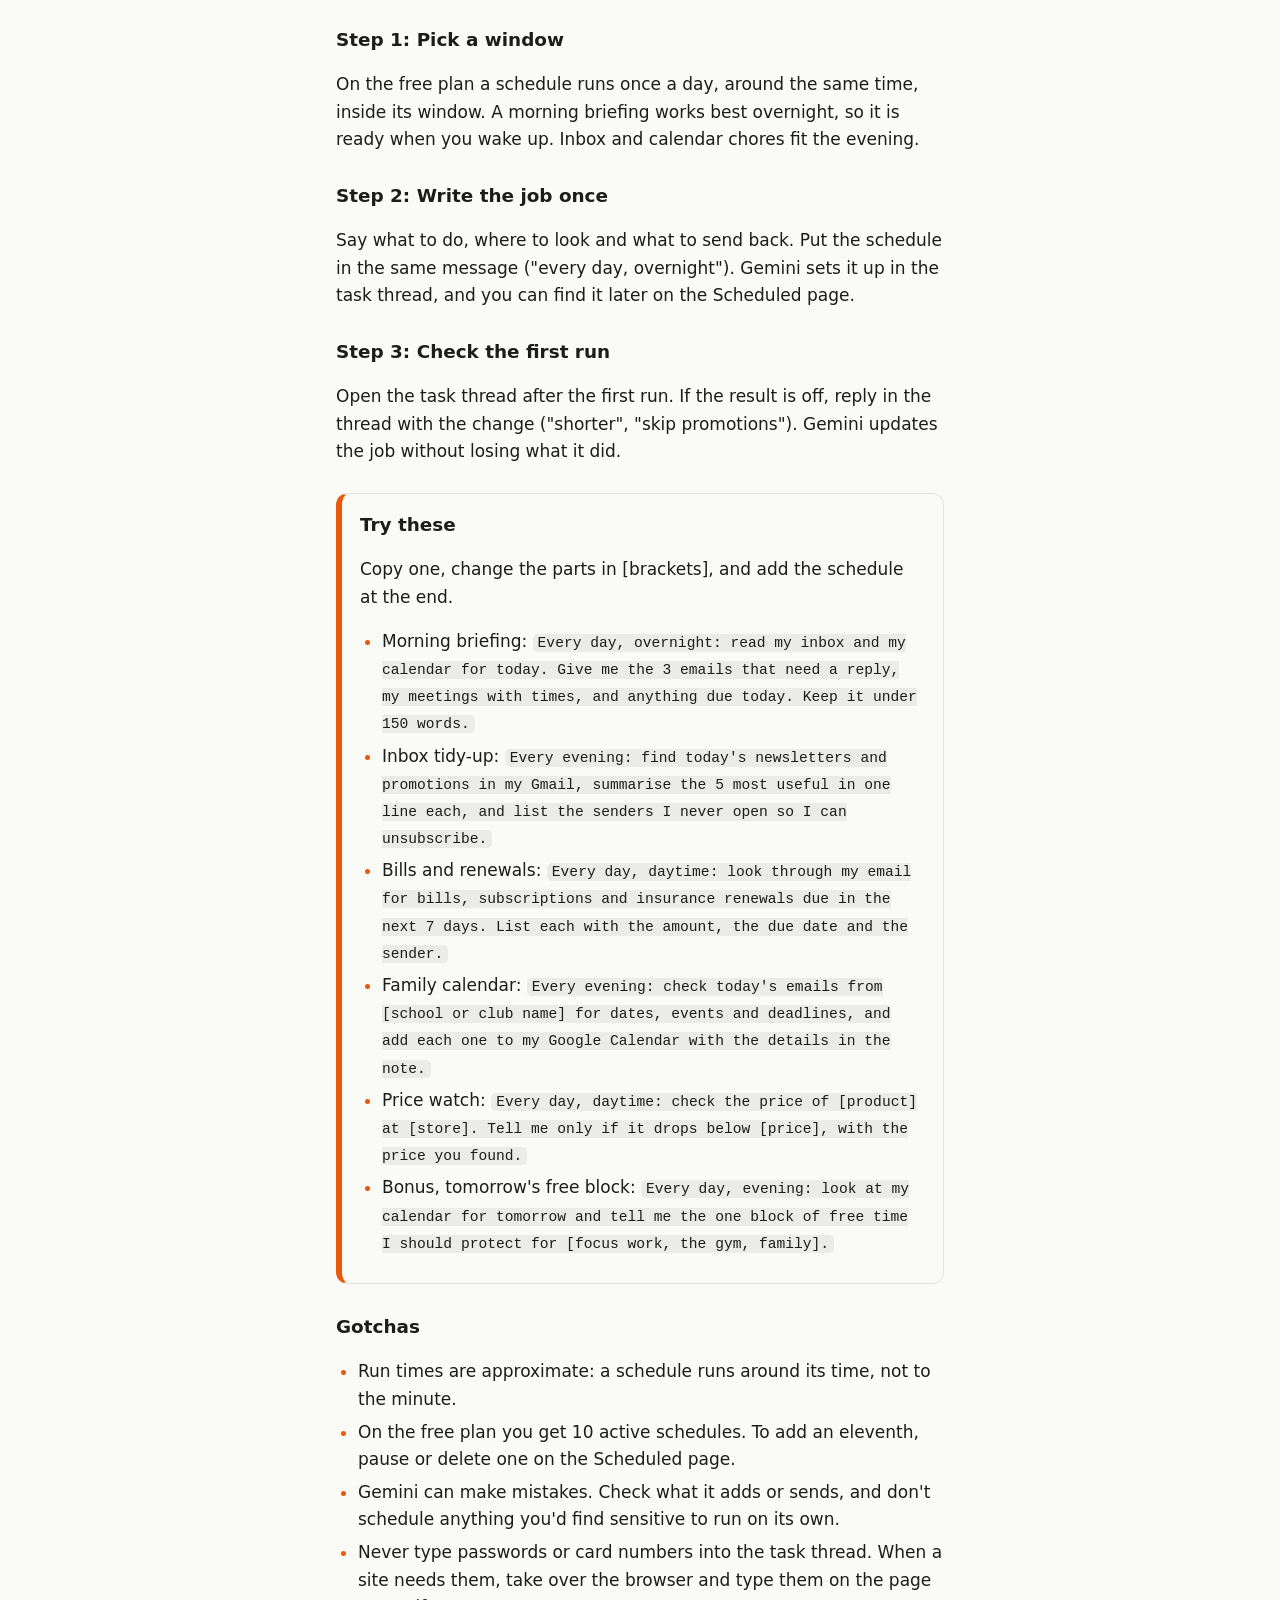
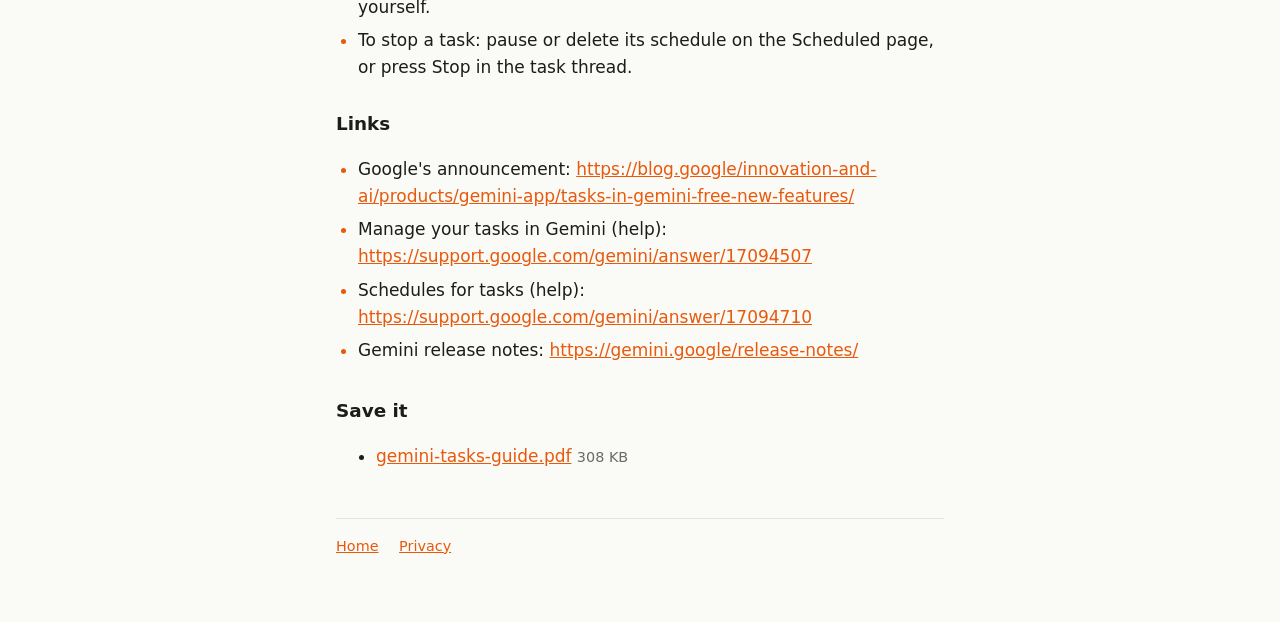
<file: gemini-tasks/index.html>
<!doctype html>
<html lang="en">
<head>
  <meta charset="utf-8">
  <meta name="viewport" content="width=device-width, initial-scale=1">
  <title>Tasks in Gemini: 5 recurring tasks to set up</title>
  <meta name="description" content="Five jobs you describe once and Gemini runs for you in the background, with the prompts to copy. For anyone on the free plan.">
  <!-- what a link preview shows (Instagram DMs, WhatsApp, …): the title, the intro and the reel's cover -->
  <meta property="og:type" content="website">
  <meta property="og:url" content="https://justdroppedtech.github.io/gemini-tasks/">
  <meta property="og:title" content="Tasks in Gemini: 5 recurring tasks to set up">
  <meta property="og:description" content="Five jobs you describe once and Gemini runs for you in the background, with the prompts to copy. For anyone on the free plan.">
  <meta property="og:image" content="https://justdroppedtech.github.io/gemini-tasks/cover.jpg">
  <meta name="twitter:card" content="summary_large_image">
  <link rel="stylesheet" href="/style.css">
  <style>
    .art { display: block; width: 100%; max-width: 420px; aspect-ratio: 1; object-fit: cover; border-radius: 18px; margin: 20px 0 8px; }
    .guide section { margin: 28px 0; }
    .guide section.card { border: 1px solid var(--line); border-left: 6px solid var(--accent); border-radius: 12px; padding: 4px 18px 10px; }
    .guide h2 { margin-top: 12px; }
    .guide ol, .guide ul { padding-left: 22px; } .guide li { margin: 6px 0; } .guide li::marker { color: var(--accent); font-weight: 700; }
    .guide aside { border-left: 4px solid var(--accent); padding: 4px 12px; margin: 12px 0; color: var(--muted); }
    .guide code { font: 0.86em ui-monospace, Consolas, monospace; font-variant-ligatures: none; background: rgba(127,127,127,.12);
      padding: 1px 5px; border-radius: 5px; overflow-wrap: anywhere; }
    .guide pre { background: rgba(127,127,127,.12); border: 1px solid var(--line); border-radius: 10px; padding: 12px 14px; margin: 10px 0 16px;
      white-space: pre-wrap; overflow-wrap: anywhere; line-height: 1.55; }
    .guide pre code { background: none; padding: 0; font-size: 0.9em; }
  </style>
</head>
<body>
  <main>
    <a class="handle" href="https://www.instagram.com/justdroppedtech/">@justdroppedtech</a>
    <h1>Tasks in Gemini: 5 recurring tasks to set up</h1>
    <p>Five jobs you describe once and Gemini runs for you in the background, with the prompts to copy. For anyone on the free plan.</p>
    <img class="art" src="cover.jpg" alt="">
    <div class="guide">
<section class="card">
<h2>Quick start</h2>
<ol>
<li>Open the Gemini app on your phone or Mac, or go to gemini.google.com, and sign in with a personal Google Account.
</li>
<li>Next to the prompt box, flip the toggle from Chat to Task.
</li>
<li>Paste one of the prompts below, and say when it should run.
</li></ol>
</section>
<section>
<h2>What it is</h2>
<p>Tasks in Gemini works on a job for you in the background, from start to finish, and tells you when the result is ready. A task can repeat on a schedule, so a job you set up once keeps running. Google tested it as a beta called Spark with subscribers, then renamed it Task.</p>
</section>
<section>
<h2>Before you start</h2>
<p>You need to be 18 or over, signed in with a personal Google Account (not a work or school one), with Gemini's History on.</p>
<p>It is free without a Google AI subscription in the US, Japan, South Korea, Canada, Australia and India. In most other countries where Gemini works it needs Google AI Pro or Ultra. It is not available in the European Economic Area, the UK, Switzerland or Nigeria for now.</p>
<p>What it costs you on the free plan: up to 10 active schedules, each running at most once a day in a time window you pick (overnight, daytime or evening). With Google AI Pro or Ultra: up to 50 schedules, at set times, hourly to yearly. Tasks also count towards Gemini's usage limits, which grow with higher plans.</p>
<p>Calls to businesses and payments through Google Pay are US only for now.</p>
</section>
<section>
<h2>Step 1: Pick a window</h2>
<p>On the free plan a schedule runs once a day, around the same time, inside its window. A morning briefing works best overnight, so it is ready when you wake up. Inbox and calendar chores fit the evening.</p>
</section>
<section>
<h2>Step 2: Write the job once</h2>
<p>Say what to do, where to look and what to send back. Put the schedule in the same message (&quot;every day, overnight&quot;). Gemini sets it up in the task thread, and you can find it later on the Scheduled page.</p>
</section>
<section>
<h2>Step 3: Check the first run</h2>
<p>Open the task thread after the first run. If the result is off, reply in the thread with the change (&quot;shorter&quot;, &quot;skip promotions&quot;). Gemini updates the job without losing what it did.</p>
</section>
<section class="card">
<h2>Try these</h2>
<p>Copy one, change the parts in [brackets], and add the schedule at the end.</p>
<ul>
<li>Morning briefing: <code>Every day, overnight: read my inbox and my calendar for today. Give me the 3 emails that need a reply, my meetings with times, and anything due today. Keep it under 150 words.</code>
</li>
<li>Inbox tidy-up: <code>Every evening: find today's newsletters and promotions in my Gmail, summarise the 5 most useful in one line each, and list the senders I never open so I can unsubscribe.</code>
</li>
<li>Bills and renewals: <code>Every day, daytime: look through my email for bills, subscriptions and insurance renewals due in the next 7 days. List each with the amount, the due date and the sender.</code>
</li>
<li>Family calendar: <code>Every evening: check today's emails from [school or club name] for dates, events and deadlines, and add each one to my Google Calendar with the details in the note.</code>
</li>
<li>Price watch: <code>Every day, daytime: check the price of [product] at [store]. Tell me only if it drops below [price], with the price you found.</code>
</li>
<li>Bonus, tomorrow's free block: <code>Every day, evening: look at my calendar for tomorrow and tell me the one block of free time I should protect for [focus work, the gym, family].</code>
</li></ul>
</section>
<section>
<h2>Gotchas</h2>
<ul>
<li>Run times are approximate: a schedule runs around its time, not to the minute.
</li>
<li>On the free plan you get 10 active schedules. To add an eleventh, pause or delete one on the Scheduled page.
</li>
<li>Gemini can make mistakes. Check what it adds or sends, and don't schedule anything you'd find sensitive to run on its own.
</li>
<li>Never type passwords or card numbers into the task thread. When a site needs them, take over the browser and type them on the page yourself.
</li>
<li>To stop a task: pause or delete its schedule on the Scheduled page, or press Stop in the task thread.
</li></ul>
</section>
<section>
<h2>Links</h2>
<ul>
<li>Google's announcement: <a href="https://blog.google/innovation-and-ai/products/gemini-app/tasks-in-gemini-free-new-features/">https://blog.google/innovation-and-ai/products/gemini-app/tasks-in-gemini-free-new-features/</a>
</li>
<li>Manage your tasks in Gemini (help): <a href="https://support.google.com/gemini/answer/17094507">https://support.google.com/gemini/answer/17094507</a>
</li>
<li>Schedules for tasks (help): <a href="https://support.google.com/gemini/answer/17094710">https://support.google.com/gemini/answer/17094710</a>
</li>
<li>Gemini release notes: <a href="https://gemini.google/release-notes/">https://gemini.google/release-notes/</a>
</li></ul>
</section>
    </div>
    <h2>Save it</h2>
    <ul>
      <li><a href="gemini-tasks-guide.pdf" download>gemini-tasks-guide.pdf</a> <span class="muted">308 KB</span></li>
    </ul>
    <footer class="muted">
      <a href="/">Home</a>
      <a href="/privacy/">Privacy</a>
    </footer>
  </main>
</body>
</html>
</file>
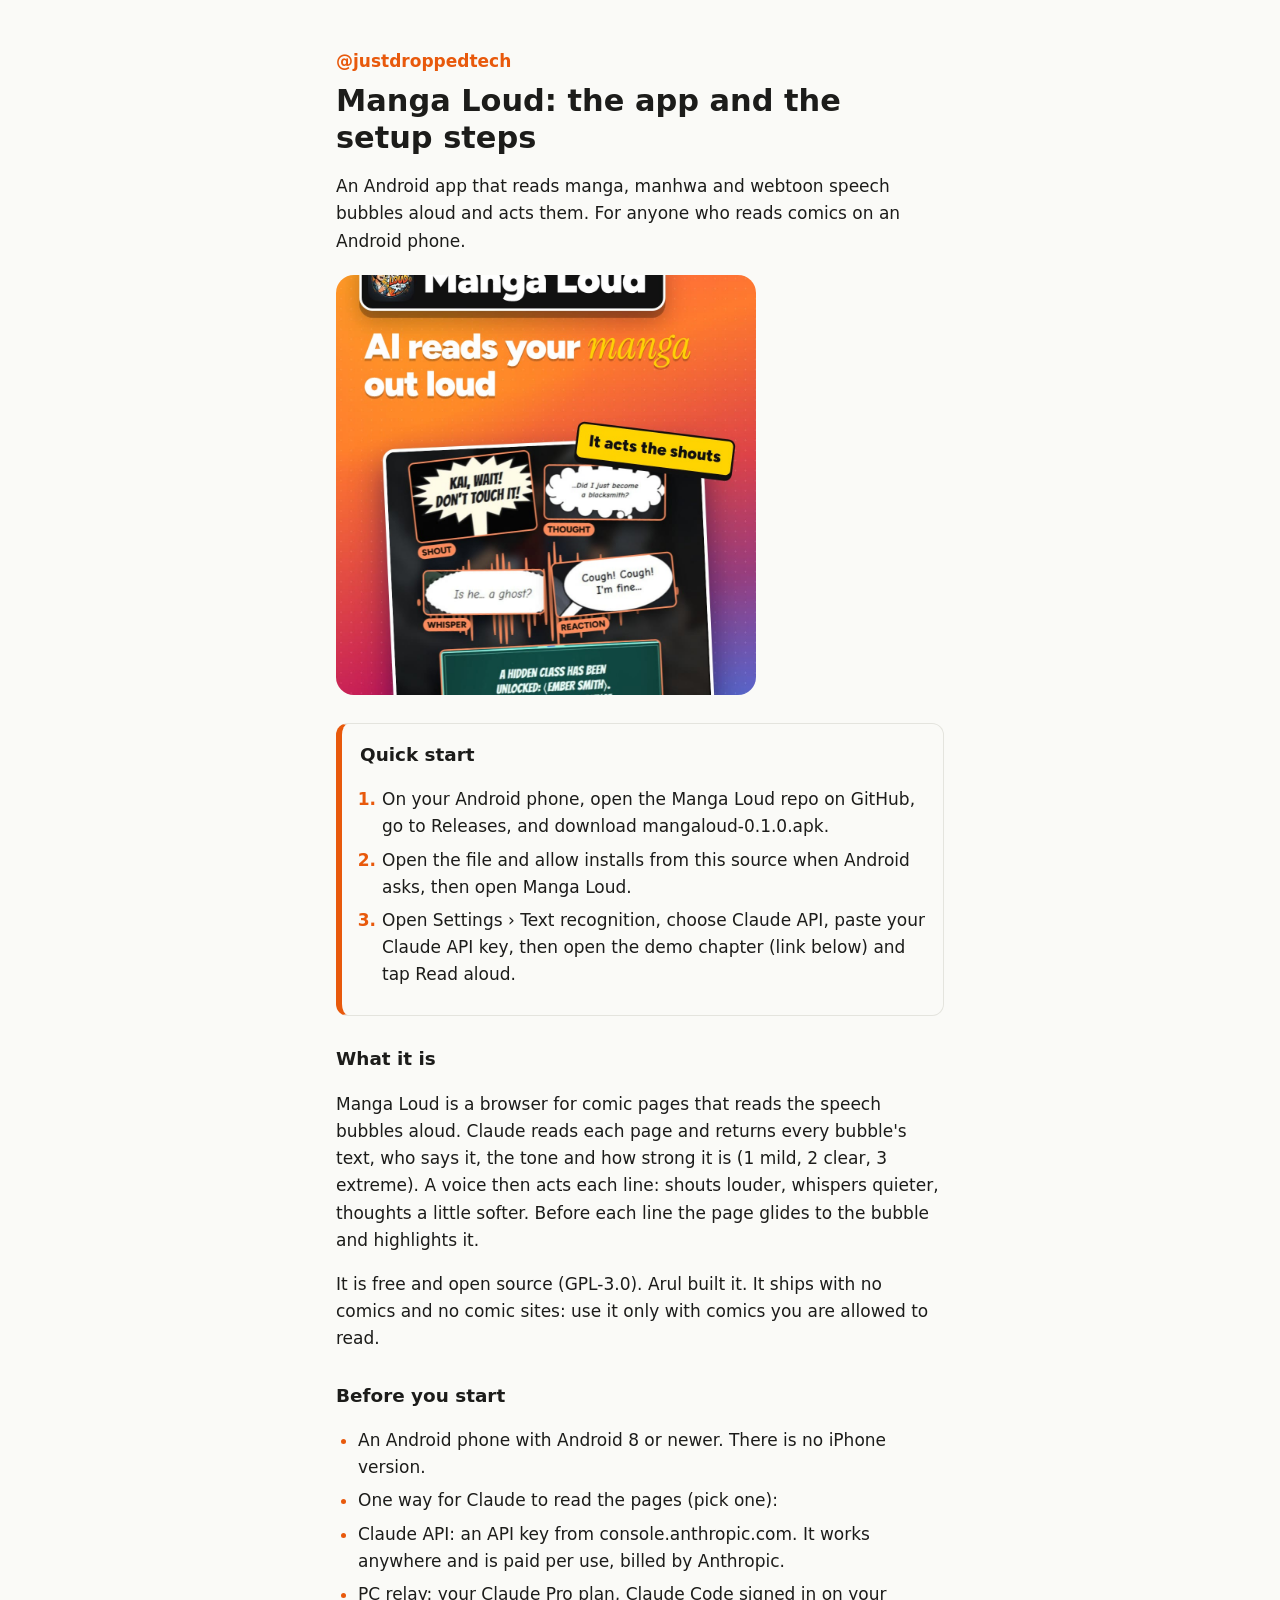
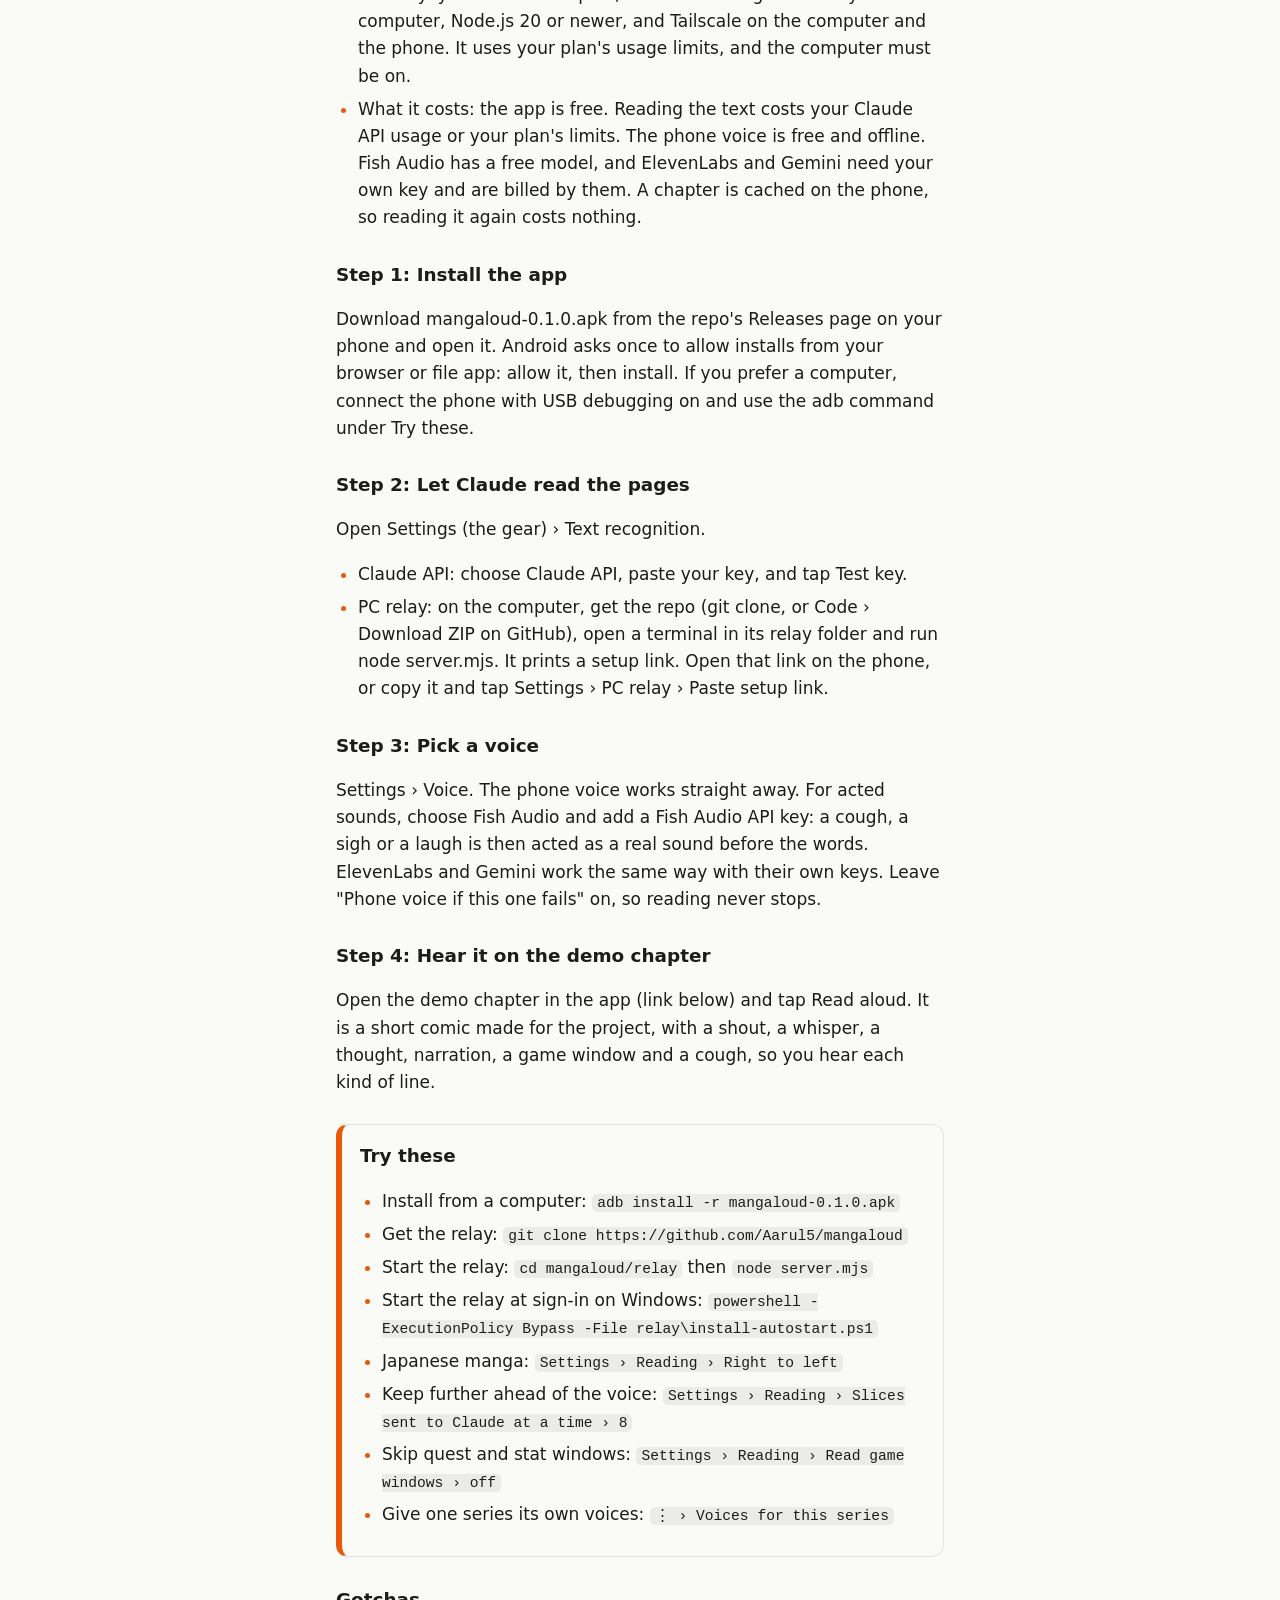
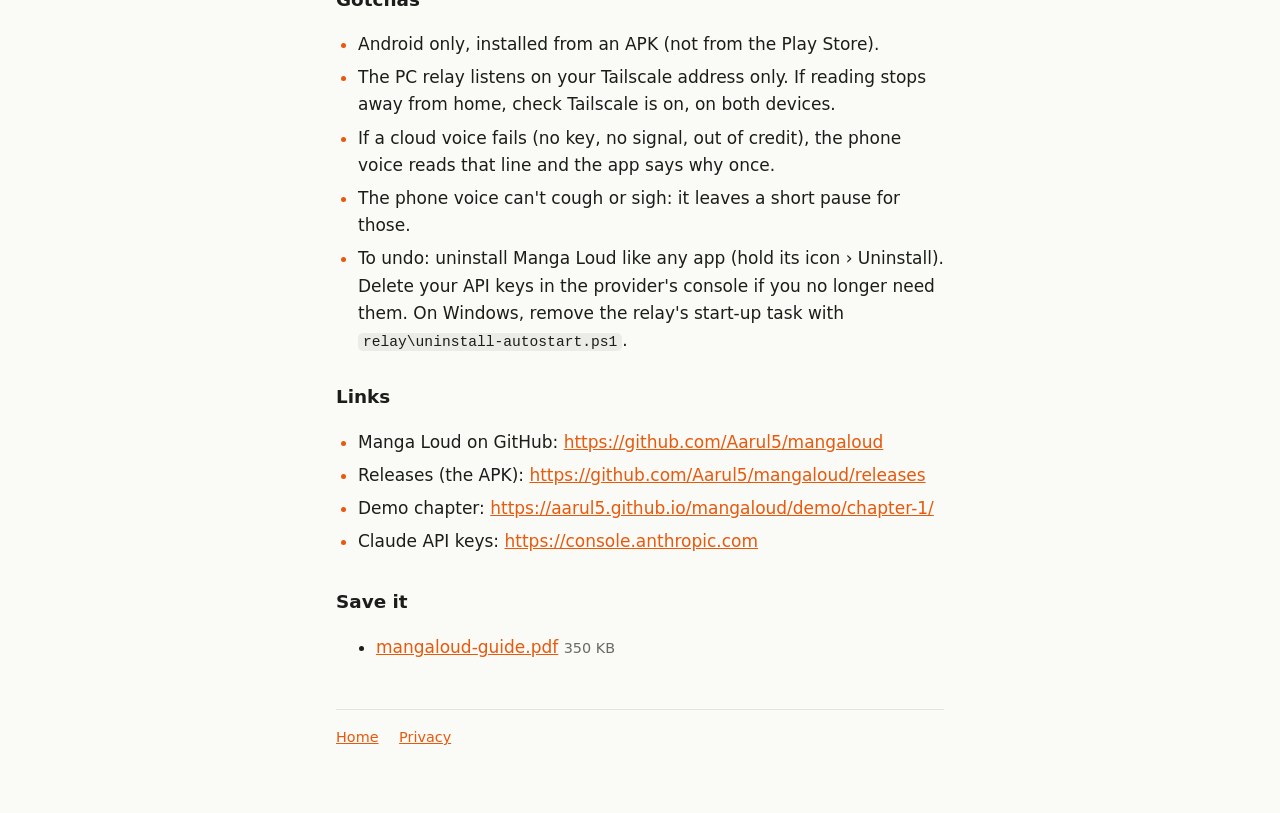
<file: mangaloud/index.html>
<!doctype html>
<html lang="en">
<head>
  <meta charset="utf-8">
  <meta name="viewport" content="width=device-width, initial-scale=1">
  <title>Manga Loud: the app and the setup steps</title>
  <meta name="description" content="An Android app that reads manga, manhwa and webtoon speech bubbles aloud and acts them. For anyone who reads comics on an Android phone.">
  <!-- what a link preview shows (Instagram DMs, WhatsApp, …): the title, the intro and the reel's cover -->
  <meta property="og:type" content="website">
  <meta property="og:url" content="https://justdroppedtech.github.io/mangaloud/">
  <meta property="og:title" content="Manga Loud: the app and the setup steps">
  <meta property="og:description" content="An Android app that reads manga, manhwa and webtoon speech bubbles aloud and acts them. For anyone who reads comics on an Android phone.">
  <meta property="og:image" content="https://justdroppedtech.github.io/mangaloud/cover.jpg">
  <meta name="twitter:card" content="summary_large_image">
  <link rel="stylesheet" href="/style.css">
  <style>
    .art { display: block; width: 100%; max-width: 420px; aspect-ratio: 1; object-fit: cover; border-radius: 18px; margin: 20px 0 8px; }
    .guide section { margin: 28px 0; }
    .guide section.card { border: 1px solid var(--line); border-left: 6px solid var(--accent); border-radius: 12px; padding: 4px 18px 10px; }
    .guide h2 { margin-top: 12px; }
    .guide ol, .guide ul { padding-left: 22px; } .guide li { margin: 6px 0; } .guide li::marker { color: var(--accent); font-weight: 700; }
    .guide aside { border-left: 4px solid var(--accent); padding: 4px 12px; margin: 12px 0; color: var(--muted); }
    .guide code { font: 0.86em ui-monospace, Consolas, monospace; font-variant-ligatures: none; background: rgba(127,127,127,.12);
      padding: 1px 5px; border-radius: 5px; overflow-wrap: anywhere; }
    .guide pre { background: rgba(127,127,127,.12); border: 1px solid var(--line); border-radius: 10px; padding: 12px 14px; margin: 10px 0 16px;
      white-space: pre-wrap; overflow-wrap: anywhere; line-height: 1.55; }
    .guide pre code { background: none; padding: 0; font-size: 0.9em; }
  </style>
</head>
<body>
  <main>
    <a class="handle" href="https://www.instagram.com/justdroppedtech/">@justdroppedtech</a>
    <h1>Manga Loud: the app and the setup steps</h1>
    <p>An Android app that reads manga, manhwa and webtoon speech bubbles aloud and acts them. For anyone who reads comics on an Android phone.</p>
    <img class="art" src="cover.jpg" alt="">
    <div class="guide">
<section class="card">
<h2>Quick start</h2>
<ol>
<li>On your Android phone, open the Manga Loud repo on GitHub, go to Releases, and download mangaloud-0.1.0.apk.
</li>
<li>Open the file and allow installs from this source when Android asks, then open Manga Loud.
</li>
<li>Open Settings › Text recognition, choose Claude API, paste your Claude API key, then open the demo chapter (link below) and tap Read aloud.
</li></ol>
</section>
<section>
<h2>What it is</h2>
<p>Manga Loud is a browser for comic pages that reads the speech bubbles aloud. Claude reads each page and returns every bubble's text, who says it, the tone and how strong it is (1 mild, 2 clear, 3 extreme). A voice then acts each line: shouts louder, whispers quieter, thoughts a little softer. Before each line the page glides to the bubble and highlights it.</p>
<p>It is free and open source (GPL-3.0). Arul built it. It ships with no comics and no comic sites: use it only with comics you are allowed to read.</p>
</section>
<section>
<h2>Before you start</h2>
<ul>
<li>An Android phone with Android 8 or newer. There is no iPhone version.
</li>
<li>One way for Claude to read the pages (pick one):
</li>
<li>Claude API: an API key from console.anthropic.com. It works anywhere and is paid per use, billed by Anthropic.
</li>
<li>PC relay: your Claude Pro plan, Claude Code signed in on your computer, Node.js 20 or newer, and Tailscale on the computer and the phone. It uses your plan's usage limits, and the computer must be on.
</li>
<li>What it costs: the app is free. Reading the text costs your Claude API usage or your plan's limits. The phone voice is free and offline. Fish Audio has a free model, and ElevenLabs and Gemini need your own key and are billed by them. A chapter is cached on the phone, so reading it again costs nothing.
</li></ul>
</section>
<section>
<h2>Step 1: Install the app</h2>
<p>Download mangaloud-0.1.0.apk from the repo's Releases page on your phone and open it. Android asks once to allow installs from your browser or file app: allow it, then install. If you prefer a computer, connect the phone with USB debugging on and use the adb command under Try these.</p>
</section>
<section>
<h2>Step 2: Let Claude read the pages</h2>
<p>Open Settings (the gear) › Text recognition.</p>
<ul>
<li>Claude API: choose Claude API, paste your key, and tap Test key.
</li>
<li>PC relay: on the computer, get the repo (git clone, or Code › Download ZIP on GitHub), open a terminal in its relay folder and run node server.mjs. It prints a setup link. Open that link on the phone, or copy it and tap Settings › PC relay › Paste setup link.
</li></ul>
</section>
<section>
<h2>Step 3: Pick a voice</h2>
<p>Settings › Voice. The phone voice works straight away. For acted sounds, choose Fish Audio and add a Fish Audio API key: a cough, a sigh or a laugh is then acted as a real sound before the words. ElevenLabs and Gemini work the same way with their own keys. Leave &quot;Phone voice if this one fails&quot; on, so reading never stops.</p>
</section>
<section>
<h2>Step 4: Hear it on the demo chapter</h2>
<p>Open the demo chapter in the app (link below) and tap Read aloud. It is a short comic made for the project, with a shout, a whisper, a thought, narration, a game window and a cough, so you hear each kind of line.</p>
</section>
<section class="card">
<h2>Try these</h2>
<ul>
<li>Install from a computer: <code class="whole">adb install -r mangaloud-0.1.0.apk</code>
</li>
<li>Get the relay: <code class="whole">git clone https://github.com/Aarul5/mangaloud</code>
</li>
<li>Start the relay: <code class="whole">cd mangaloud/relay</code> then <code class="whole">node server.mjs</code>
</li>
<li>Start the relay at sign-in on Windows: <code class="whole">powershell -ExecutionPolicy Bypass -File relay\install-autostart.ps1</code>
</li>
<li>Japanese manga: <code class="whole">Settings › Reading › Right to left</code>
</li>
<li>Keep further ahead of the voice: <code class="whole">Settings › Reading › Slices sent to Claude at a time › 8</code>
</li>
<li>Skip quest and stat windows: <code class="whole">Settings › Reading › Read game windows › off</code>
</li>
<li>Give one series its own voices: <code class="whole">⋮ › Voices for this series</code>
</li></ul>
</section>
<section>
<h2>Gotchas</h2>
<ul>
<li>Android only, installed from an APK (not from the Play Store).
</li>
<li>The PC relay listens on your Tailscale address only. If reading stops away from home, check Tailscale is on, on both devices.
</li>
<li>If a cloud voice fails (no key, no signal, out of credit), the phone voice reads that line and the app says why once.
</li>
<li>The phone voice can't cough or sigh: it leaves a short pause for those.
</li>
<li>To undo: uninstall Manga Loud like any app (hold its icon › Uninstall). Delete your API keys in the provider's console if you no longer need them. On Windows, remove the relay's start-up task with <code class="whole">relay\uninstall-autostart.ps1</code>.
</li></ul>
</section>
<section>
<h2>Links</h2>
<ul>
<li>Manga Loud on GitHub: <a href="https://github.com/Aarul5/mangaloud">https://github.com/Aarul5/mangaloud</a>
</li>
<li>Releases (the APK): <a href="https://github.com/Aarul5/mangaloud/releases">https://github.com/Aarul5/mangaloud/releases</a>
</li>
<li>Demo chapter: <a href="https://aarul5.github.io/mangaloud/demo/chapter-1/">https://aarul5.github.io/mangaloud/demo/chapter-1/</a>
</li>
<li>Claude API keys: <a href="https://console.anthropic.com">https://console.anthropic.com</a>
</li></ul>
</section>
    </div>
    <h2>Save it</h2>
    <ul>
      <li><a href="mangaloud-guide.pdf" download>mangaloud-guide.pdf</a> <span class="muted">350 KB</span></li>
    </ul>
    <footer class="muted">
      <a href="/">Home</a>
      <a href="/privacy/">Privacy</a>
    </footer>
  </main>
</body>
</html>
</file>
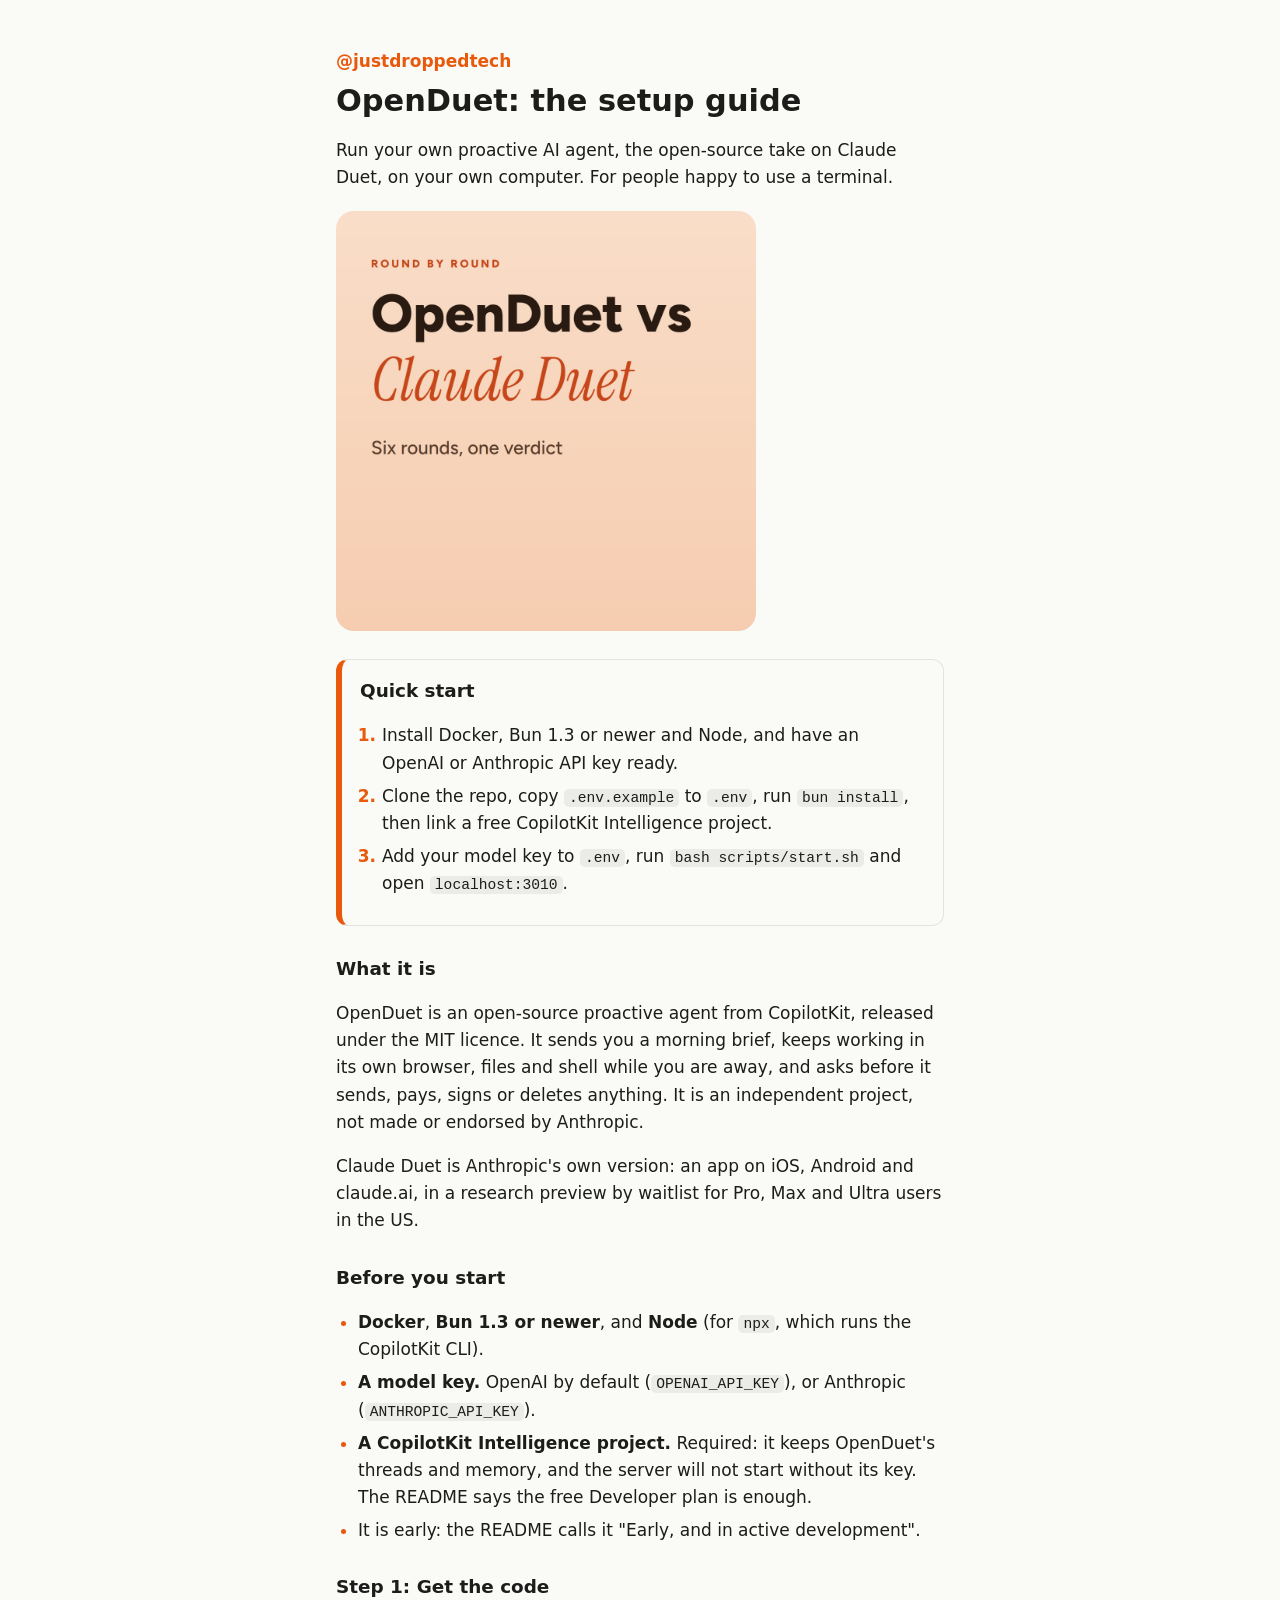
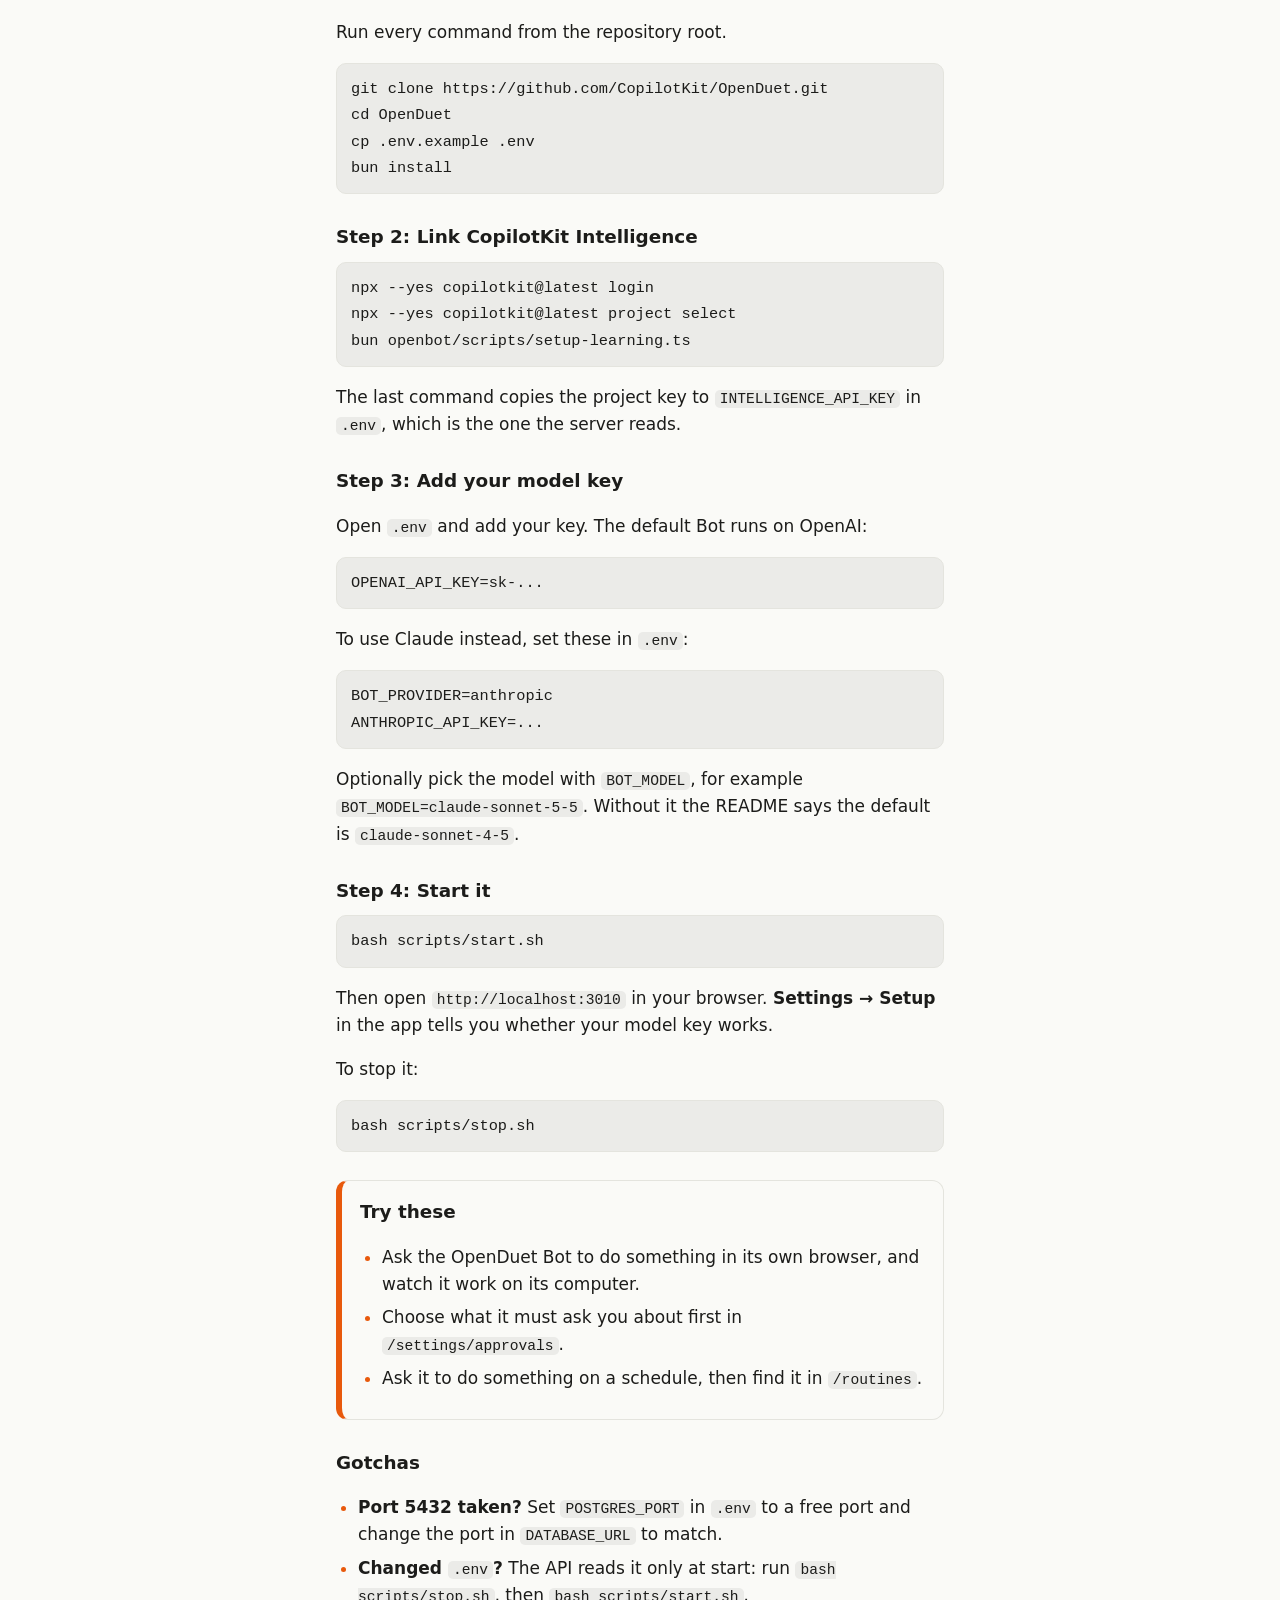
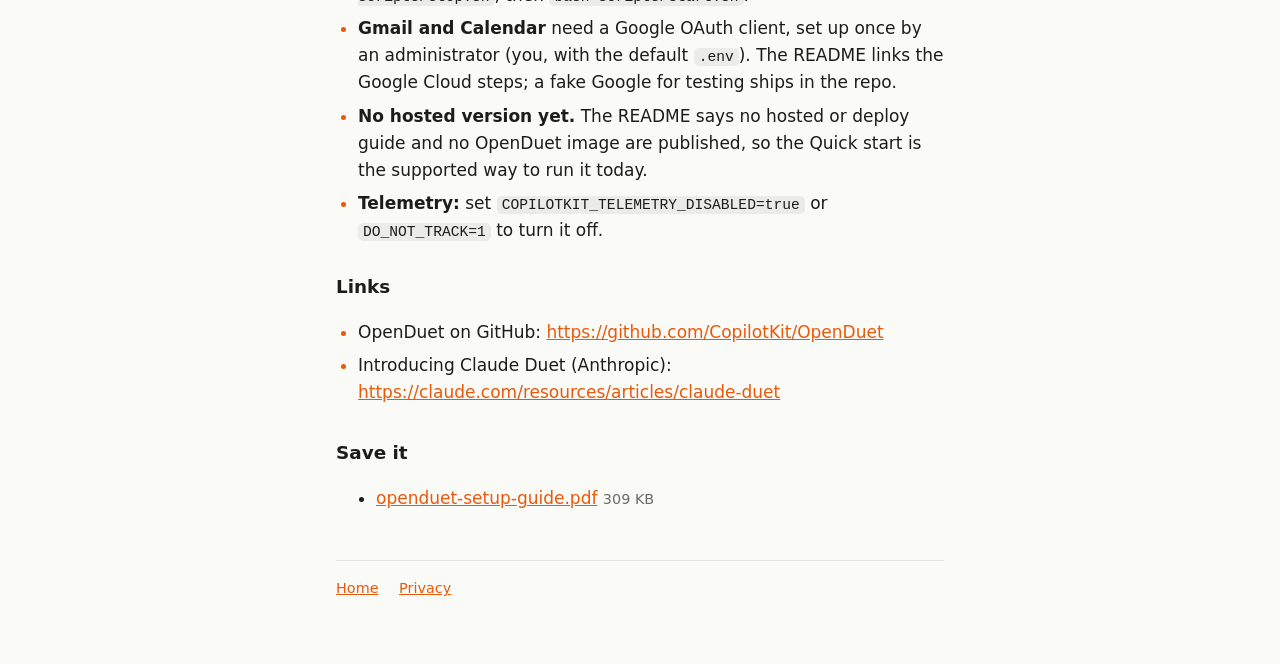
<file: openduet-setup/index.html>
<!doctype html>
<html lang="en">
<head>
  <meta charset="utf-8">
  <meta name="viewport" content="width=device-width, initial-scale=1">
  <title>OpenDuet: the setup guide</title>
  <meta name="description" content="Run your own proactive AI agent, the open-source take on Claude Duet, on your own computer. For people happy to use a terminal.">
  <!-- what a link preview shows (Instagram DMs, WhatsApp, …): the title, the intro and the reel's cover -->
  <meta property="og:type" content="website">
  <meta property="og:url" content="https://justdroppedtech.github.io/openduet-setup/">
  <meta property="og:title" content="OpenDuet: the setup guide">
  <meta property="og:description" content="Run your own proactive AI agent, the open-source take on Claude Duet, on your own computer. For people happy to use a terminal.">
  <meta property="og:image" content="https://justdroppedtech.github.io/openduet-setup/cover.jpg">
  <meta name="twitter:card" content="summary_large_image">
  <link rel="stylesheet" href="/style.css">
  <style>
    .art { display: block; width: 100%; max-width: 420px; aspect-ratio: 1; object-fit: cover; border-radius: 18px; margin: 20px 0 8px; }
    .guide section { margin: 28px 0; }
    .guide section.card { border: 1px solid var(--line); border-left: 6px solid var(--accent); border-radius: 12px; padding: 4px 18px 10px; }
    .guide h2 { margin-top: 12px; }
    .guide ol, .guide ul { padding-left: 22px; } .guide li { margin: 6px 0; } .guide li::marker { color: var(--accent); font-weight: 700; }
    .guide aside { border-left: 4px solid var(--accent); padding: 4px 12px; margin: 12px 0; color: var(--muted); }
    .guide code { font: 0.86em ui-monospace, Consolas, monospace; font-variant-ligatures: none; background: rgba(127,127,127,.12);
      padding: 1px 5px; border-radius: 5px; overflow-wrap: anywhere; }
    .guide pre { background: rgba(127,127,127,.12); border: 1px solid var(--line); border-radius: 10px; padding: 12px 14px; margin: 10px 0 16px;
      white-space: pre-wrap; overflow-wrap: anywhere; line-height: 1.55; }
    .guide pre code { background: none; padding: 0; font-size: 0.9em; }
  </style>
</head>
<body>
  <main>
    <a class="handle" href="https://www.instagram.com/justdroppedtech/">@justdroppedtech</a>
    <h1>OpenDuet: the setup guide</h1>
    <p>Run your own proactive AI agent, the open-source take on Claude Duet, on your own computer. For people happy to use a terminal.</p>
    <img class="art" src="cover.jpg" alt="">
    <div class="guide">
<section class="card">
<h2>Quick start</h2>
<ol>
<li>Install Docker, Bun 1.3 or newer and Node, and have an OpenAI or Anthropic API key ready.
</li>
<li>Clone the repo, copy <code>.env.example</code> to <code>.env</code>, run <code>bun install</code>, then link a free CopilotKit Intelligence project.
</li>
<li>Add your model key to <code>.env</code>, run <code>bash scripts/start.sh</code> and open <code>localhost:3010</code>.
</li></ol>
</section>
<section>
<h2>What it is</h2>
<p>OpenDuet is an open-source proactive agent from CopilotKit, released under the MIT licence. It sends you a morning brief, keeps working in its own browser, files and shell while you are away, and asks before it sends, pays, signs or deletes anything. It is an independent project, not made or endorsed by Anthropic.</p>
<p>Claude Duet is Anthropic's own version: an app on iOS, Android and claude.ai, in a research preview by waitlist for Pro, Max and Ultra users in the US.</p>
</section>
<section>
<h2>Before you start</h2>
<ul>
<li><strong>Docker</strong>, <strong>Bun 1.3 or newer</strong>, and <strong>Node</strong> (for <code>npx</code>, which runs the CopilotKit CLI).
</li>
<li><strong>A model key.</strong> OpenAI by default (<code>OPENAI_API_KEY</code>), or Anthropic (<code>ANTHROPIC_API_KEY</code>).
</li>
<li><strong>A CopilotKit Intelligence project.</strong> Required: it keeps OpenDuet's threads and memory, and the server will not start without its key. The README says the free Developer plan is enough.
</li>
<li>It is early: the README calls it &quot;Early, and in active development&quot;.
</li></ul>
</section>
<section>
<h2>Step 1: Get the code</h2>
<p>Run every command from the repository root.</p>
<pre><code>git clone https://github.com/CopilotKit/OpenDuet.git
cd OpenDuet
cp .env.example .env
bun install</code></pre>
</section>
<section>
<h2>Step 2: Link CopilotKit Intelligence</h2>
<pre><code>npx --yes copilotkit@latest login
npx --yes copilotkit@latest project select
bun openbot/scripts/setup-learning.ts</code></pre>
<p>The last command copies the project key to <code>INTELLIGENCE_API_KEY</code> in <code>.env</code>, which is the one the server reads.</p>
</section>
<section>
<h2>Step 3: Add your model key</h2>
<p>Open <code>.env</code> and add your key. The default Bot runs on OpenAI:</p>
<pre><code>OPENAI_API_KEY=sk-...</code></pre>
<p>To use Claude instead, set these in <code>.env</code>:</p>
<pre><code>BOT_PROVIDER=anthropic
ANTHROPIC_API_KEY=...</code></pre>
<p>Optionally pick the model with <code>BOT_MODEL</code>, for example <code>BOT_MODEL=claude-sonnet-5-5</code>. Without it the README says the default is <code>claude-sonnet-4-5</code>.</p>
</section>
<section>
<h2>Step 4: Start it</h2>
<pre><code>bash scripts/start.sh</code></pre>
<p>Then open <code>http://localhost:3010</code> in your browser. <strong>Settings → Setup</strong> in the app tells you whether your model key works.</p>
<p>To stop it:</p>
<pre><code>bash scripts/stop.sh</code></pre>
</section>
<section class="card">
<h2>Try these</h2>
<ul>
<li>Ask the OpenDuet Bot to do something in its own browser, and watch it work on its computer.
</li>
<li>Choose what it must ask you about first in <code>/settings/approvals</code>.
</li>
<li>Ask it to do something on a schedule, then find it in <code>/routines</code>.
</li></ul>
</section>
<section>
<h2>Gotchas</h2>
<ul>
<li><strong>Port 5432 taken?</strong> Set <code>POSTGRES_PORT</code> in <code>.env</code> to a free port and change the port in <code>DATABASE_URL</code> to match.
</li>
<li><strong>Changed <code>.env</code>?</strong> The API reads it only at start: run <code>bash scripts/stop.sh</code>, then <code>bash scripts/start.sh</code>.
</li>
<li><strong>Gmail and Calendar</strong> need a Google OAuth client, set up once by an administrator (you, with the default <code>.env</code>). The README links the Google Cloud steps; a fake Google for testing ships in the repo.
</li>
<li><strong>No hosted version yet.</strong> The README says no hosted or deploy guide and no OpenDuet image are published, so the Quick start is the supported way to run it today.
</li>
<li><strong>Telemetry:</strong> set <code>COPILOTKIT_TELEMETRY_DISABLED=true</code> or <code>DO_NOT_TRACK=1</code> to turn it off.
</li></ul>
</section>
<section>
<h2>Links</h2>
<ul>
<li>OpenDuet on GitHub: <a href="https://github.com/CopilotKit/OpenDuet">https://github.com/CopilotKit/OpenDuet</a>
</li>
<li>Introducing Claude Duet (Anthropic): <a href="https://claude.com/resources/articles/claude-duet">https://claude.com/resources/articles/claude-duet</a>
</li></ul>
</section>
    </div>
    <h2>Save it</h2>
    <ul>
      <li><a href="openduet-setup-guide.pdf" download>openduet-setup-guide.pdf</a> <span class="muted">309 KB</span></li>
    </ul>
    <footer class="muted">
      <a href="/">Home</a>
      <a href="/privacy/">Privacy</a>
    </footer>
  </main>
</body>
</html>
</file>
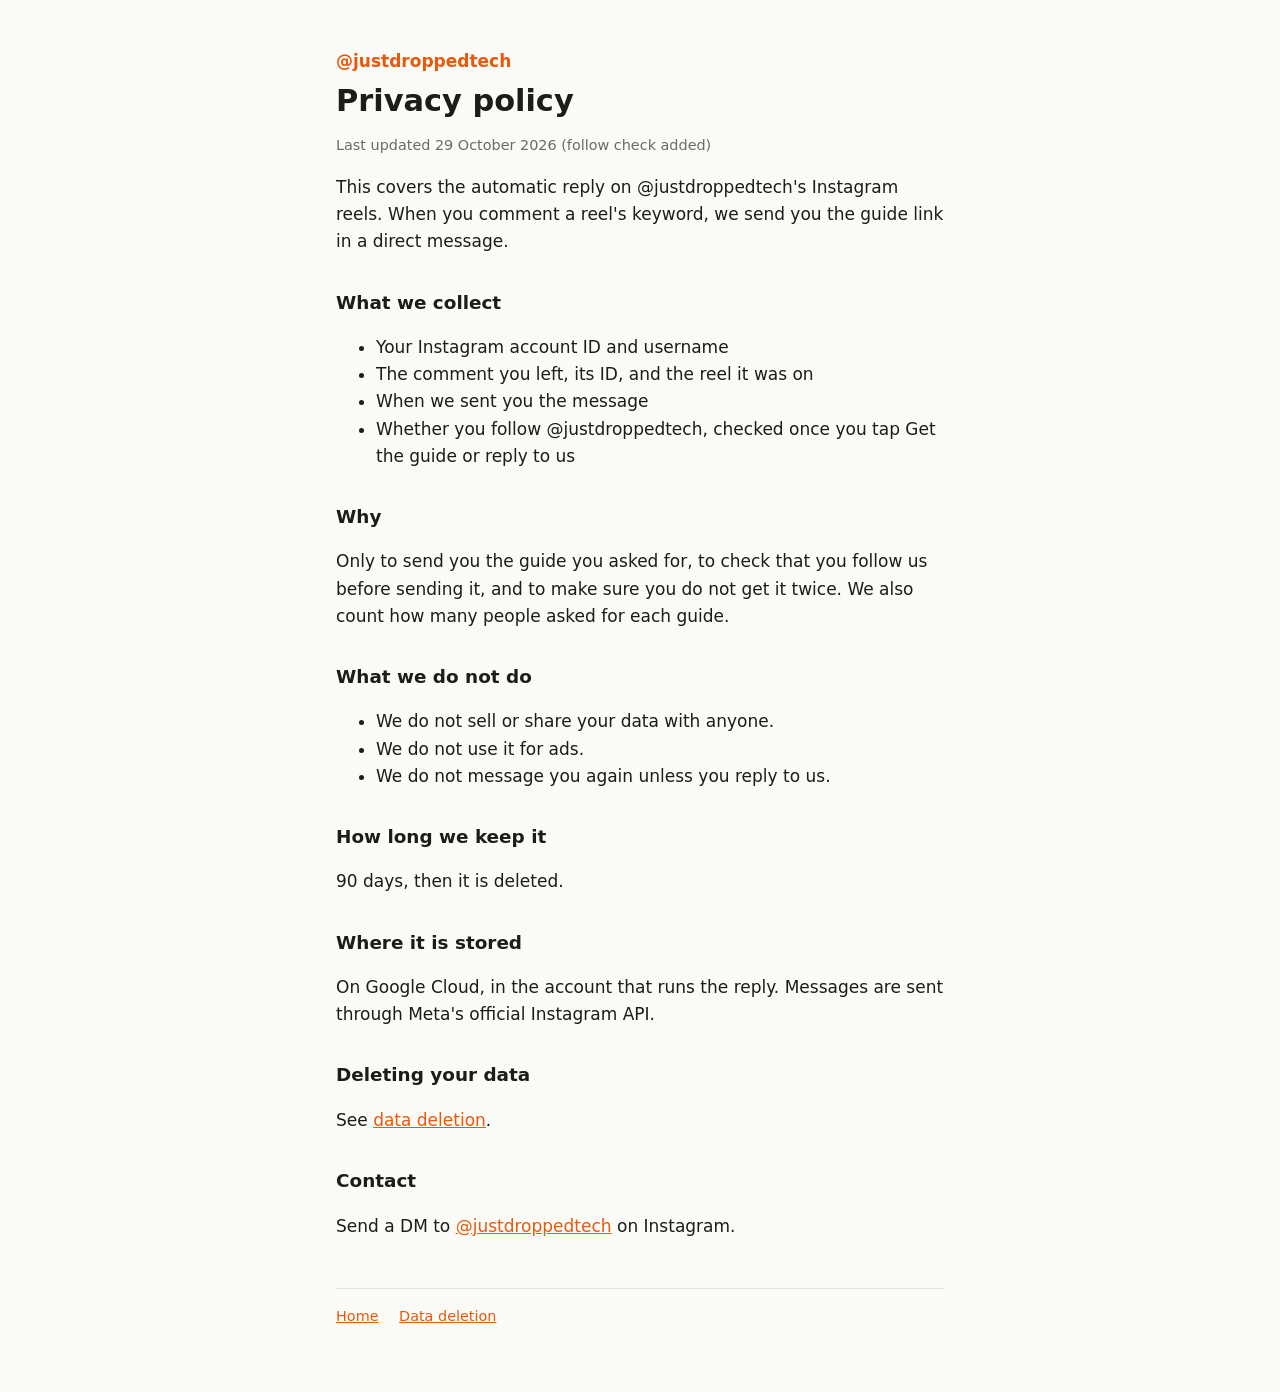
<file: privacy/index.html>
<!doctype html>
<html lang="en">
<head>
  <meta charset="utf-8">
  <meta name="viewport" content="width=device-width, initial-scale=1">
  <title>Privacy Policy</title>
  <link rel="stylesheet" href="/style.css">
</head>
<body>
  <main>
    <a class="handle" href="/">@justdroppedtech</a>
    <h1>Privacy policy</h1>
    <p class="muted">Last updated 29 October 2026 (follow check added)</p>

    <p>This covers the automatic reply on @justdroppedtech's Instagram reels. When you comment a reel's keyword, we send you
      the guide link in a direct message.</p>

    <h2>What we collect</h2>
    <ul>
      <li>Your Instagram account ID and username</li>
      <li>The comment you left, its ID, and the reel it was on</li>
      <li>When we sent you the message</li>
      <li>Whether you follow @justdroppedtech, checked once you tap Get the guide or reply to us</li>
    </ul>

    <h2>Why</h2>
    <p>Only to send you the guide you asked for, to check that you follow us before sending it, and to make sure you do not get it twice. We also count how many
      people asked for each guide.</p>

    <h2>What we do not do</h2>
    <ul>
      <li>We do not sell or share your data with anyone.</li>
      <li>We do not use it for ads.</li>
      <li>We do not message you again unless you reply to us.</li>
    </ul>

    <h2>How long we keep it</h2>
    <p>90 days, then it is deleted.</p>

    <h2>Where it is stored</h2>
    <p>On Google Cloud, in the account that runs the reply. Messages are sent through Meta's official Instagram API.</p>

    <h2>Deleting your data</h2>
    <p>See <a href="/data-deletion/">data deletion</a>.</p>

    <h2>Contact</h2>
    <p>Send a DM to <a href="https://www.instagram.com/justdroppedtech/">@justdroppedtech</a> on Instagram.</p>

    <footer class="muted">
      <a href="/">Home</a>
      <a href="/data-deletion/">Data deletion</a>
    </footer>
  </main>
</body>
</html>
</file>
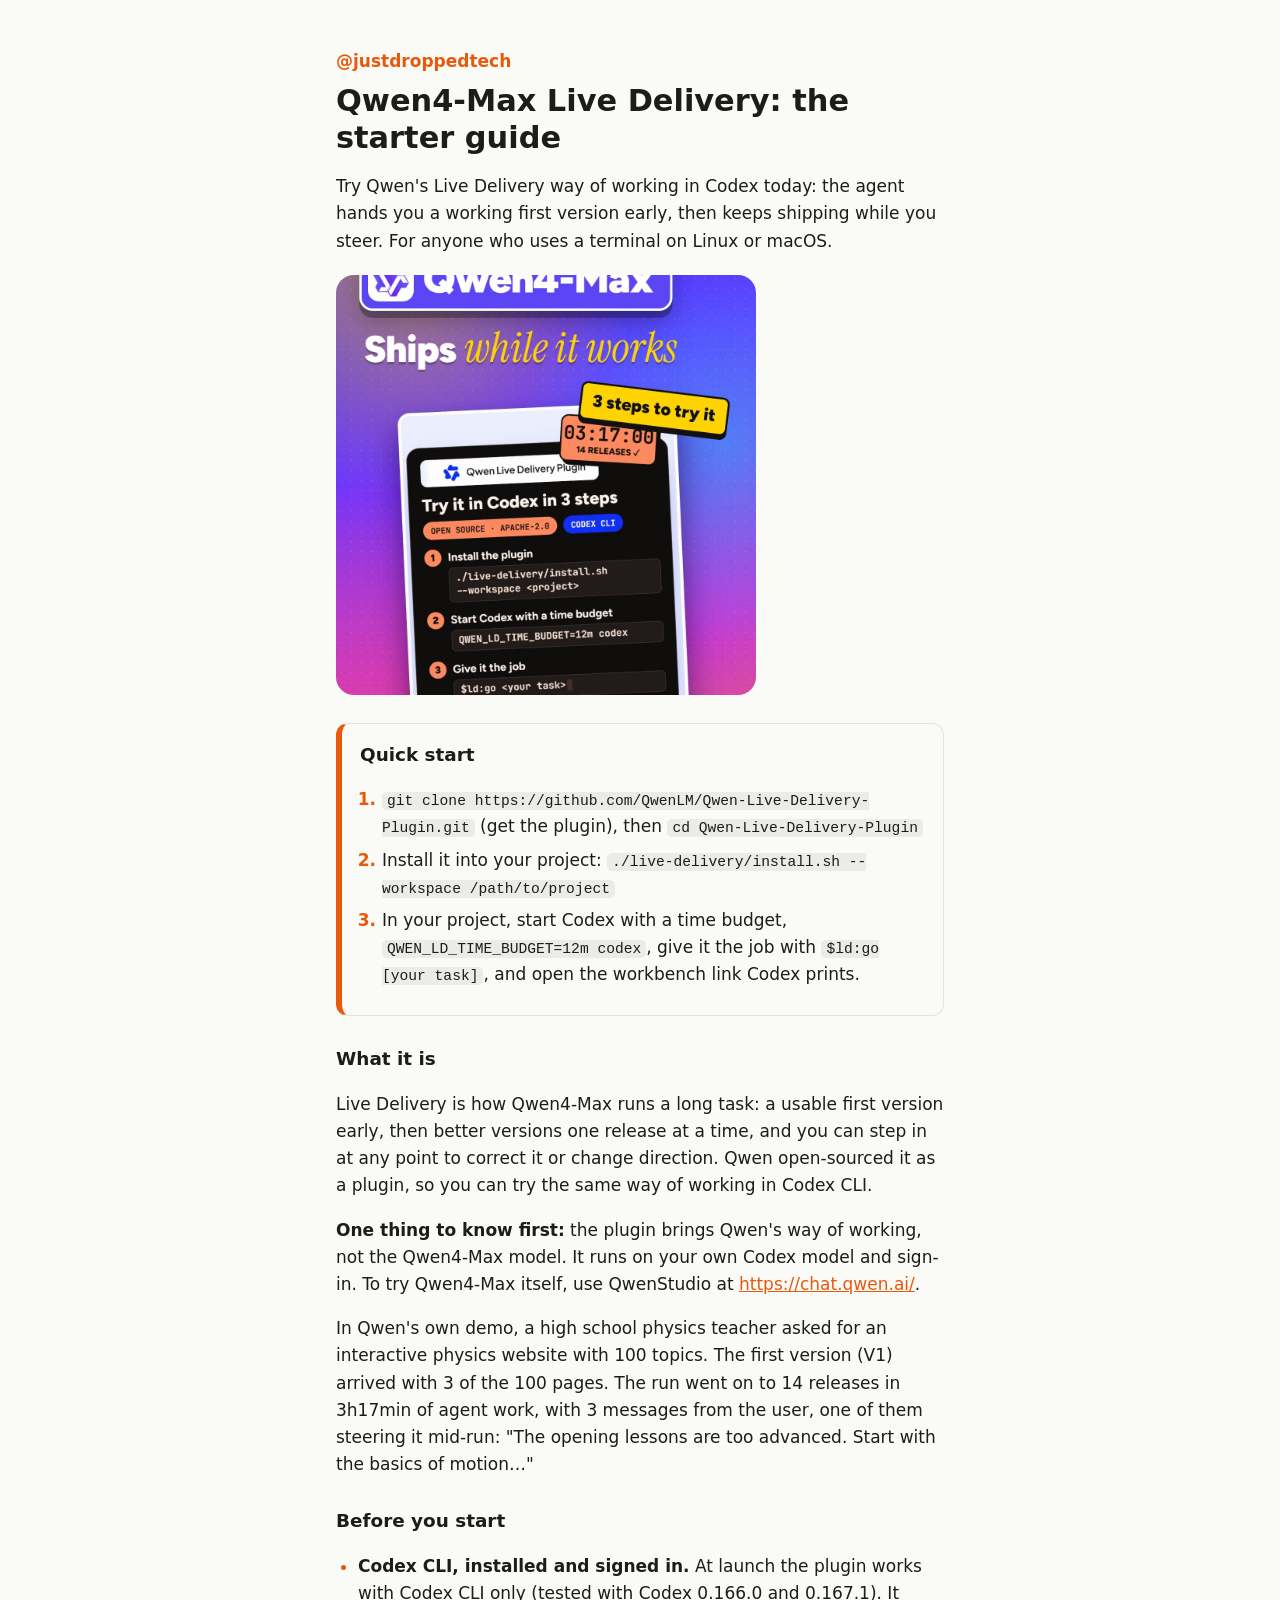
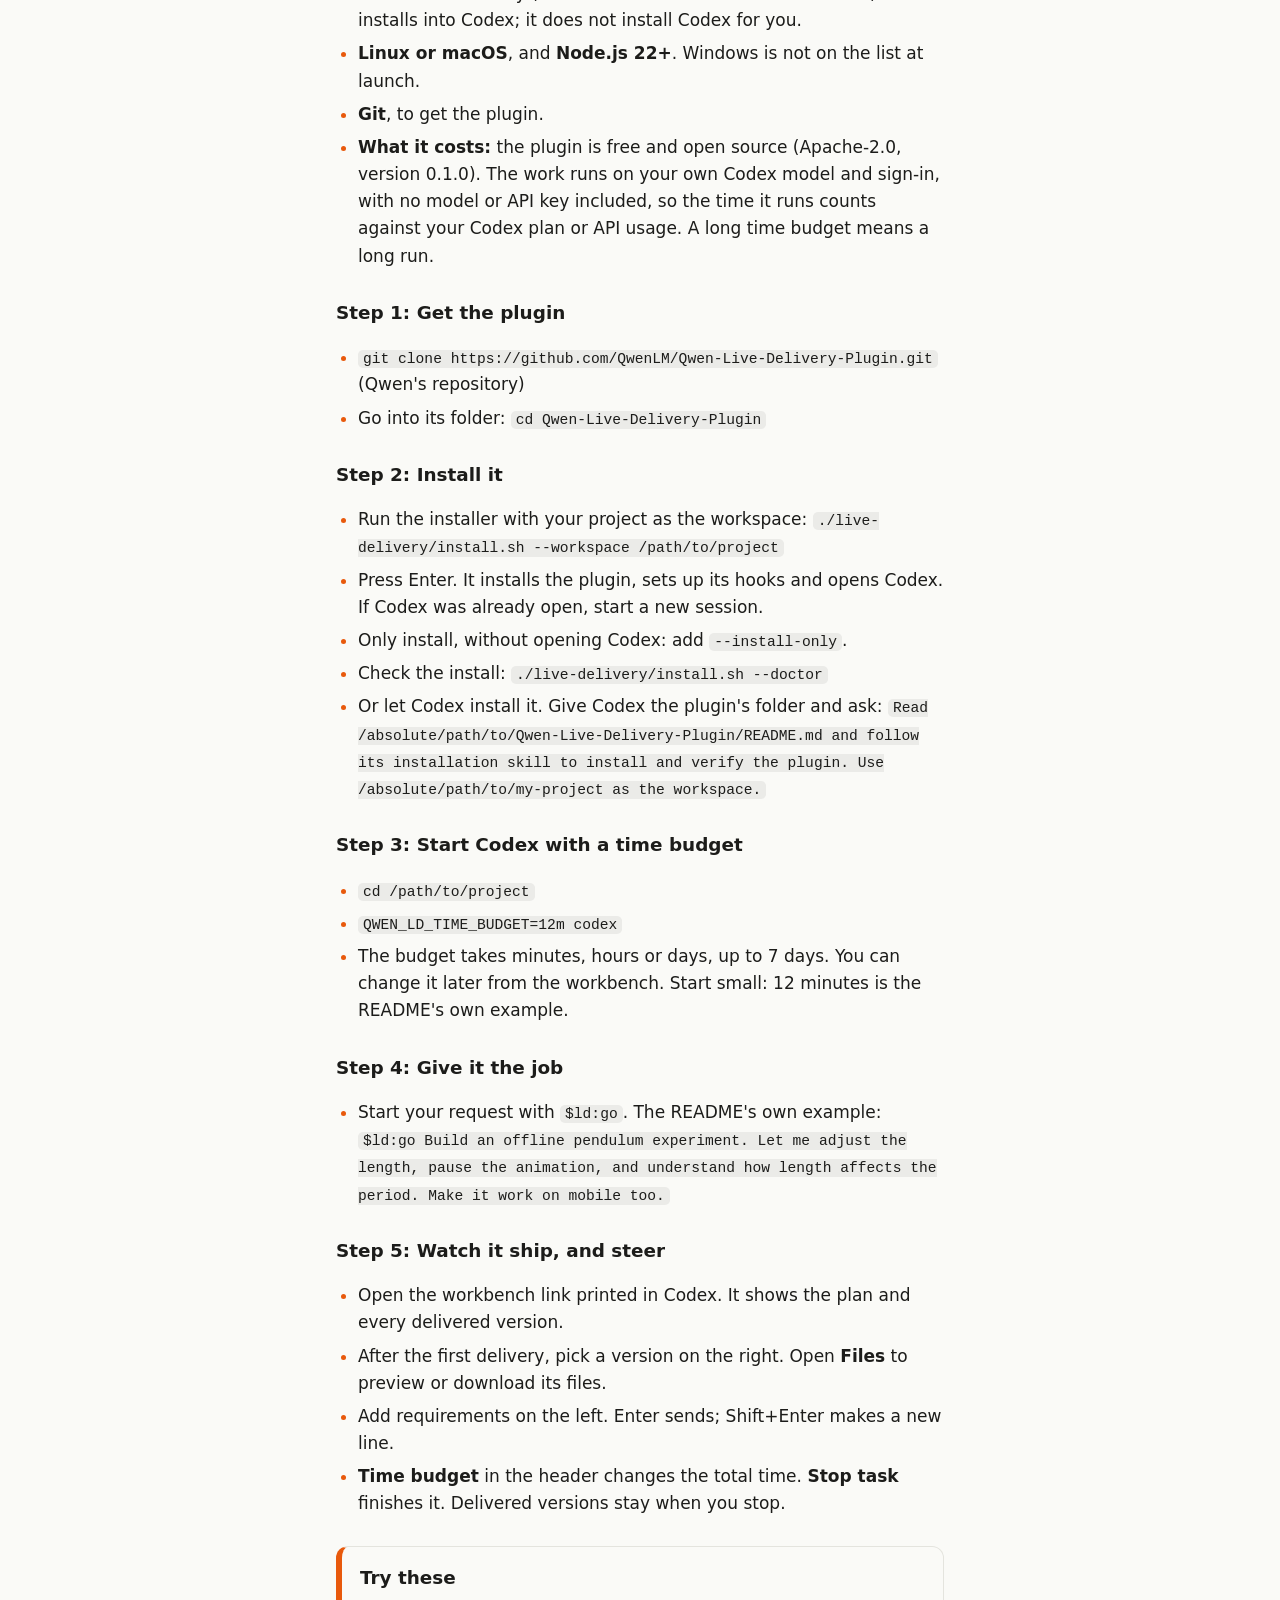
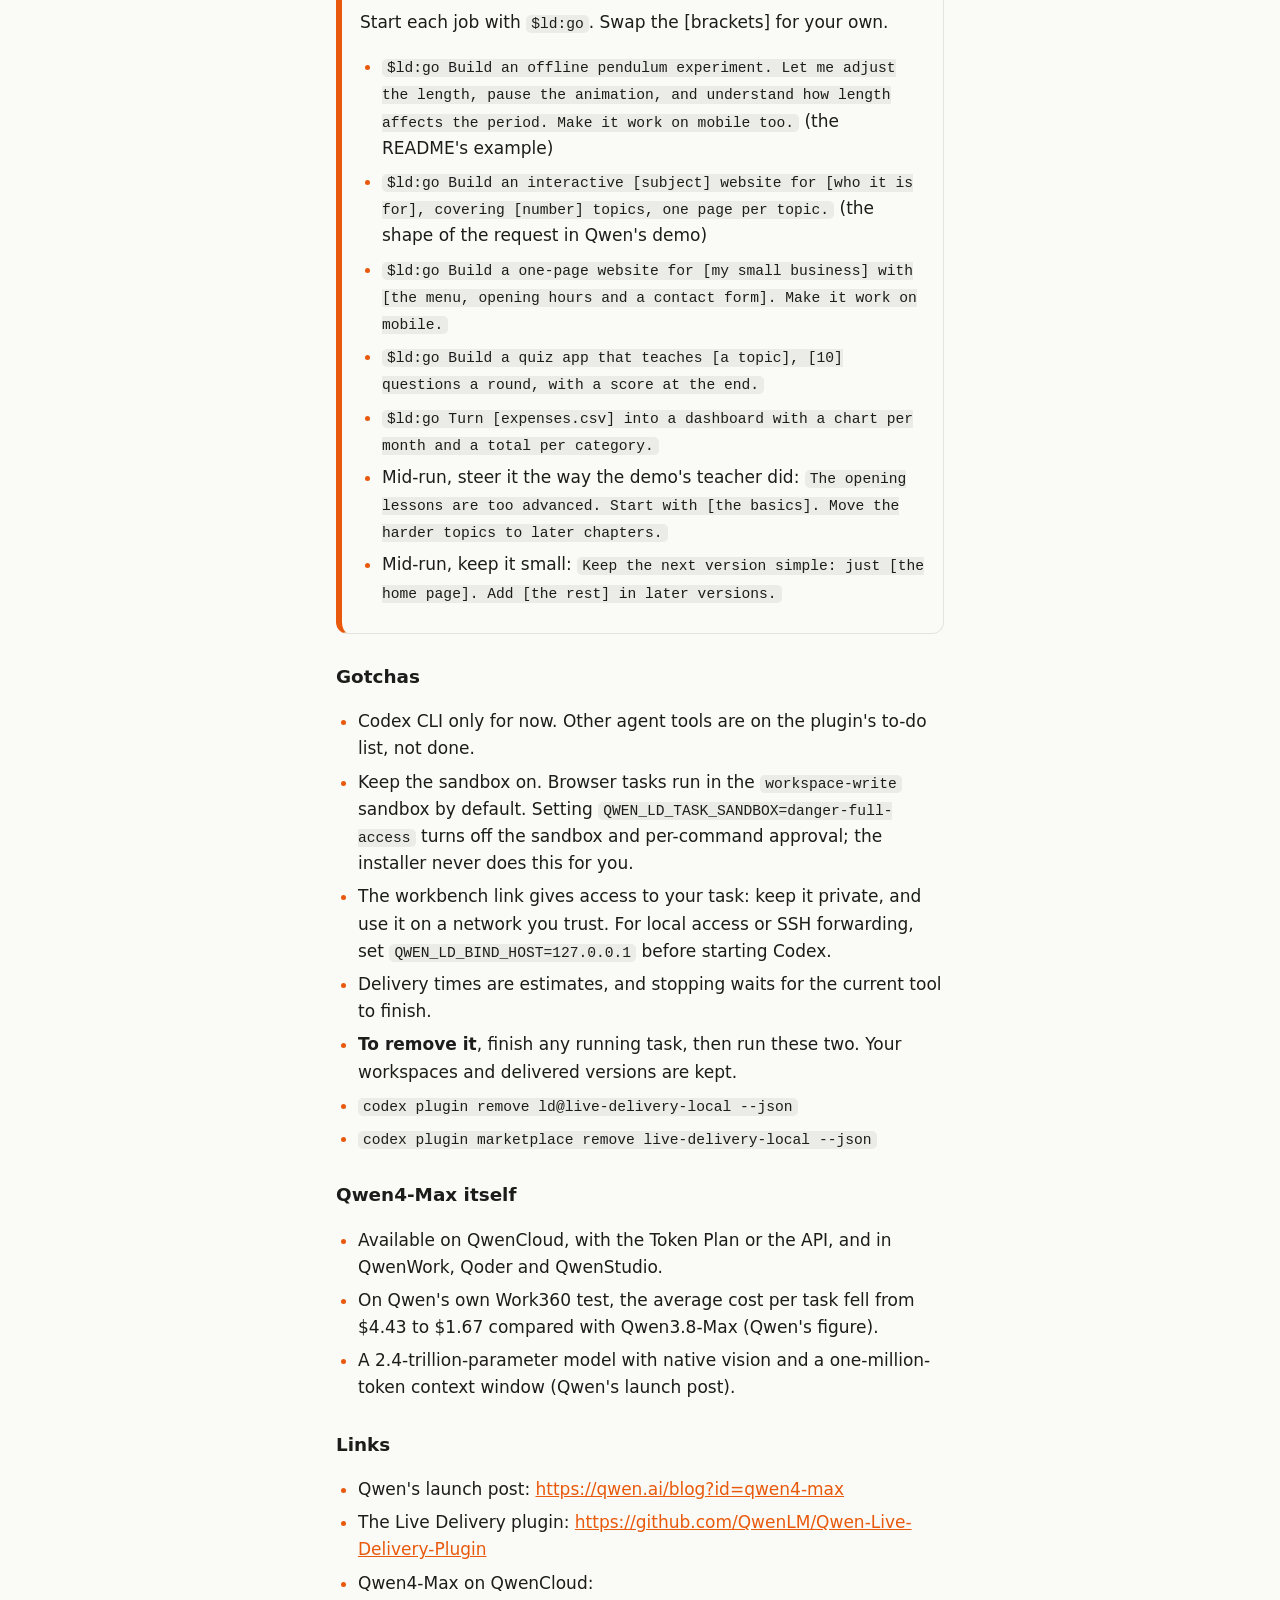
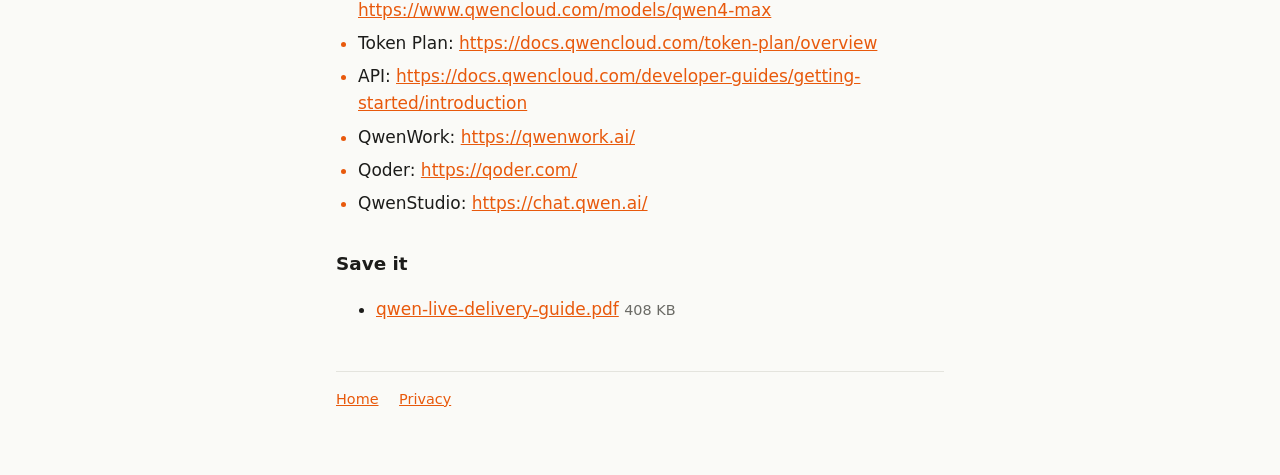
<file: qwen-live-delivery/index.html>
<!doctype html>
<html lang="en">
<head>
  <meta charset="utf-8">
  <meta name="viewport" content="width=device-width, initial-scale=1">
  <title>Qwen4-Max Live Delivery: the starter guide</title>
  <meta name="description" content="Try Qwen&#39;s Live Delivery way of working in Codex today: the agent hands you a working first version early, then keeps shipping while you steer. For anyone who uses a terminal on Linux or macOS.">
  <!-- what a link preview shows (Instagram DMs, WhatsApp, …): the title, the intro and the reel's cover -->
  <meta property="og:type" content="website">
  <meta property="og:url" content="https://justdroppedtech.github.io/qwen-live-delivery/">
  <meta property="og:title" content="Qwen4-Max Live Delivery: the starter guide">
  <meta property="og:description" content="Try Qwen&#39;s Live Delivery way of working in Codex today: the agent hands you a working first version early, then keeps shipping while you steer. For anyone who uses a terminal on Linux or macOS.">
  <meta property="og:image" content="https://justdroppedtech.github.io/qwen-live-delivery/cover.jpg">
  <meta name="twitter:card" content="summary_large_image">
  <link rel="stylesheet" href="/style.css">
  <style>
    .art { display: block; width: 100%; max-width: 420px; aspect-ratio: 1; object-fit: cover; border-radius: 18px; margin: 20px 0 8px; }
    .guide section { margin: 28px 0; }
    .guide section.card { border: 1px solid var(--line); border-left: 6px solid var(--accent); border-radius: 12px; padding: 4px 18px 10px; }
    .guide h2 { margin-top: 12px; }
    .guide ol, .guide ul { padding-left: 22px; } .guide li { margin: 6px 0; } .guide li::marker { color: var(--accent); font-weight: 700; }
    .guide aside { border-left: 4px solid var(--accent); padding: 4px 12px; margin: 12px 0; color: var(--muted); }
    .guide code { font: 0.86em ui-monospace, Consolas, monospace; font-variant-ligatures: none; background: rgba(127,127,127,.12);
      padding: 1px 5px; border-radius: 5px; overflow-wrap: anywhere; }
    .guide pre { background: rgba(127,127,127,.12); border: 1px solid var(--line); border-radius: 10px; padding: 12px 14px; margin: 10px 0 16px;
      white-space: pre-wrap; overflow-wrap: anywhere; line-height: 1.55; }
    .guide pre code { background: none; padding: 0; font-size: 0.9em; }
  </style>
</head>
<body>
  <main>
    <a class="handle" href="https://www.instagram.com/justdroppedtech/">@justdroppedtech</a>
    <h1>Qwen4-Max Live Delivery: the starter guide</h1>
    <p>Try Qwen&#39;s Live Delivery way of working in Codex today: the agent hands you a working first version early, then keeps shipping while you steer. For anyone who uses a terminal on Linux or macOS.</p>
    <img class="art" src="cover.jpg" alt="">
    <div class="guide">
<section class="card">
<h2>Quick start</h2>
<ol>
<li><code>git clone https://github.com/QwenLM/Qwen-Live-Delivery-Plugin.git</code> (get the plugin), then <code>cd Qwen-Live-Delivery-Plugin</code>
</li>
<li>Install it into your project: <code>./live-delivery/install.sh --workspace /path/to/project</code>
</li>
<li>In your project, start Codex with a time budget, <code>QWEN_LD_TIME_BUDGET=12m codex</code>, give it the job with <code>$ld:go [your task]</code>, and open the workbench link Codex prints.
</li></ol>
</section>
<section>
<h2>What it is</h2>
<p>Live Delivery is how Qwen4-Max runs a long task: a usable first version early, then better versions one release at a time, and you can step in at any point to correct it or change direction. Qwen open-sourced it as a plugin, so you can try the same way of working in Codex CLI.</p>
<p><strong>One thing to know first:</strong> the plugin brings Qwen's way of working, not the Qwen4-Max model. It runs on your own Codex model and sign-in. To try Qwen4-Max itself, use QwenStudio at <a href="https://chat.qwen.ai/">https://chat.qwen.ai/</a>.</p>
<p>In Qwen's own demo, a high school physics teacher asked for an interactive physics website with 100 topics. The first version (V1) arrived with 3 of the 100 pages. The run went on to 14 releases in 3h17min of agent work, with 3 messages from the user, one of them steering it mid-run: &quot;The opening lessons are too advanced. Start with the basics of motion…&quot;</p>
</section>
<section>
<h2>Before you start</h2>
<ul>
<li><strong>Codex CLI, installed and signed in.</strong> At launch the plugin works with Codex CLI only (tested with Codex 0.166.0 and 0.167.1). It installs into Codex; it does not install Codex for you.
</li>
<li><strong>Linux or macOS</strong>, and <strong>Node.js 22+</strong>. Windows is not on the list at launch.
</li>
<li><strong>Git</strong>, to get the plugin.
</li>
<li><strong>What it costs:</strong> the plugin is free and open source (Apache-2.0, version 0.1.0). The work runs on your own Codex model and sign-in, with no model or API key included, so the time it runs counts against your Codex plan or API usage. A long time budget means a long run.
</li></ul>
</section>
<section>
<h2>Step 1: Get the plugin</h2>
<ul>
<li><code>git clone https://github.com/QwenLM/Qwen-Live-Delivery-Plugin.git</code> (Qwen's repository)
</li>
<li>Go into its folder: <code>cd Qwen-Live-Delivery-Plugin</code>
</li></ul>
</section>
<section>
<h2>Step 2: Install it</h2>
<ul>
<li>Run the installer with your project as the workspace: <code>./live-delivery/install.sh --workspace /path/to/project</code>
</li>
<li>Press Enter. It installs the plugin, sets up its hooks and opens Codex. If Codex was already open, start a new session.
</li>
<li>Only install, without opening Codex: add <code>--install-only</code>.
</li>
<li>Check the install: <code>./live-delivery/install.sh --doctor</code>
</li>
<li>Or let Codex install it. Give Codex the plugin's folder and ask: <code>Read /absolute/path/to/Qwen-Live-Delivery-Plugin/README.md and follow its installation skill to install and verify the plugin. Use /absolute/path/to/my-project as the workspace.</code>
</li></ul>
</section>
<section>
<h2>Step 3: Start Codex with a time budget</h2>
<ul>
<li><code>cd /path/to/project</code>
</li>
<li><code>QWEN_LD_TIME_BUDGET=12m codex</code>
</li>
<li>The budget takes minutes, hours or days, up to 7 days. You can change it later from the workbench. Start small: 12 minutes is the README's own example.
</li></ul>
</section>
<section>
<h2>Step 4: Give it the job</h2>
<ul>
<li>Start your request with <code>$ld:go</code>. The README's own example: <code>$ld:go Build an offline pendulum experiment. Let me adjust the length, pause the animation, and understand how length affects the period. Make it work on mobile too.</code>
</li></ul>
</section>
<section>
<h2>Step 5: Watch it ship, and steer</h2>
<ul>
<li>Open the workbench link printed in Codex. It shows the plan and every delivered version.
</li>
<li>After the first delivery, pick a version on the right. Open <strong>Files</strong> to preview or download its files.
</li>
<li>Add requirements on the left. Enter sends; Shift+Enter makes a new line.
</li>
<li><strong>Time budget</strong> in the header changes the total time. <strong>Stop task</strong> finishes it. Delivered versions stay when you stop.
</li></ul>
</section>
<section class="card">
<h2>Try these</h2>
<p>Start each job with <code>$ld:go</code>. Swap the [brackets] for your own.</p>
<ul>
<li><code>$ld:go Build an offline pendulum experiment. Let me adjust the length, pause the animation, and understand how length affects the period. Make it work on mobile too.</code> (the README's example)
</li>
<li><code>$ld:go Build an interactive [subject] website for [who it is for], covering [number] topics, one page per topic.</code> (the shape of the request in Qwen's demo)
</li>
<li><code>$ld:go Build a one-page website for [my small business] with [the menu, opening hours and a contact form]. Make it work on mobile.</code>
</li>
<li><code>$ld:go Build a quiz app that teaches [a topic], [10] questions a round, with a score at the end.</code>
</li>
<li><code>$ld:go Turn [expenses.csv] into a dashboard with a chart per month and a total per category.</code>
</li>
<li>Mid-run, steer it the way the demo's teacher did: <code>The opening lessons are too advanced. Start with [the basics]. Move the harder topics to later chapters.</code>
</li>
<li>Mid-run, keep it small: <code>Keep the next version simple: just [the home page]. Add [the rest] in later versions.</code>
</li></ul>
</section>
<section>
<h2>Gotchas</h2>
<ul>
<li>Codex CLI only for now. Other agent tools are on the plugin's to-do list, not done.
</li>
<li>Keep the sandbox on. Browser tasks run in the <code>workspace-write</code> sandbox by default. Setting <code>QWEN_LD_TASK_SANDBOX=danger-full-access</code> turns off the sandbox and per-command approval; the installer never does this for you.
</li>
<li>The workbench link gives access to your task: keep it private, and use it on a network you trust. For local access or SSH forwarding, set <code>QWEN_LD_BIND_HOST=127.0.0.1</code> before starting Codex.
</li>
<li>Delivery times are estimates, and stopping waits for the current tool to finish.
</li>
<li><strong>To remove it</strong>, finish any running task, then run these two. Your workspaces and delivered versions are kept.
</li>
<li><code>codex plugin remove ld@live-delivery-local --json</code>
</li>
<li><code>codex plugin marketplace remove live-delivery-local --json</code>
</li></ul>
</section>
<section>
<h2>Qwen4-Max itself</h2>
<ul>
<li>Available on QwenCloud, with the Token Plan or the API, and in QwenWork, Qoder and QwenStudio.
</li>
<li>On Qwen's own Work360 test, the average cost per task fell from $4.43 to $1.67 compared with Qwen3.8-Max (Qwen's figure).
</li>
<li>A 2.4-trillion-parameter model with native vision and a one-million-token context window (Qwen's launch post).
</li></ul>
</section>
<section>
<h2>Links</h2>
<ul>
<li>Qwen's launch post: <a href="https://qwen.ai/blog?id=qwen4-max">https://qwen.ai/blog?id=qwen4-max</a>
</li>
<li>The Live Delivery plugin: <a href="https://github.com/QwenLM/Qwen-Live-Delivery-Plugin">https://github.com/QwenLM/Qwen-Live-Delivery-Plugin</a>
</li>
<li>Qwen4-Max on QwenCloud: <a href="https://www.qwencloud.com/models/qwen4-max">https://www.qwencloud.com/models/qwen4-max</a>
</li>
<li>Token Plan: <a href="https://docs.qwencloud.com/token-plan/overview">https://docs.qwencloud.com/token-plan/overview</a>
</li>
<li>API: <a href="https://docs.qwencloud.com/developer-guides/getting-started/introduction">https://docs.qwencloud.com/developer-guides/getting-started/introduction</a>
</li>
<li>QwenWork: <a href="https://qwenwork.ai/">https://qwenwork.ai/</a>
</li>
<li>Qoder: <a href="https://qoder.com/">https://qoder.com/</a>
</li>
<li>QwenStudio: <a href="https://chat.qwen.ai/">https://chat.qwen.ai/</a>
</li></ul>
</section>
    </div>
    <h2>Save it</h2>
    <ul>
      <li><a href="qwen-live-delivery-guide.pdf" download>qwen-live-delivery-guide.pdf</a> <span class="muted">408 KB</span></li>
    </ul>
    <footer class="muted">
      <a href="/">Home</a>
      <a href="/privacy/">Privacy</a>
    </footer>
  </main>
</body>
</html>
</file>
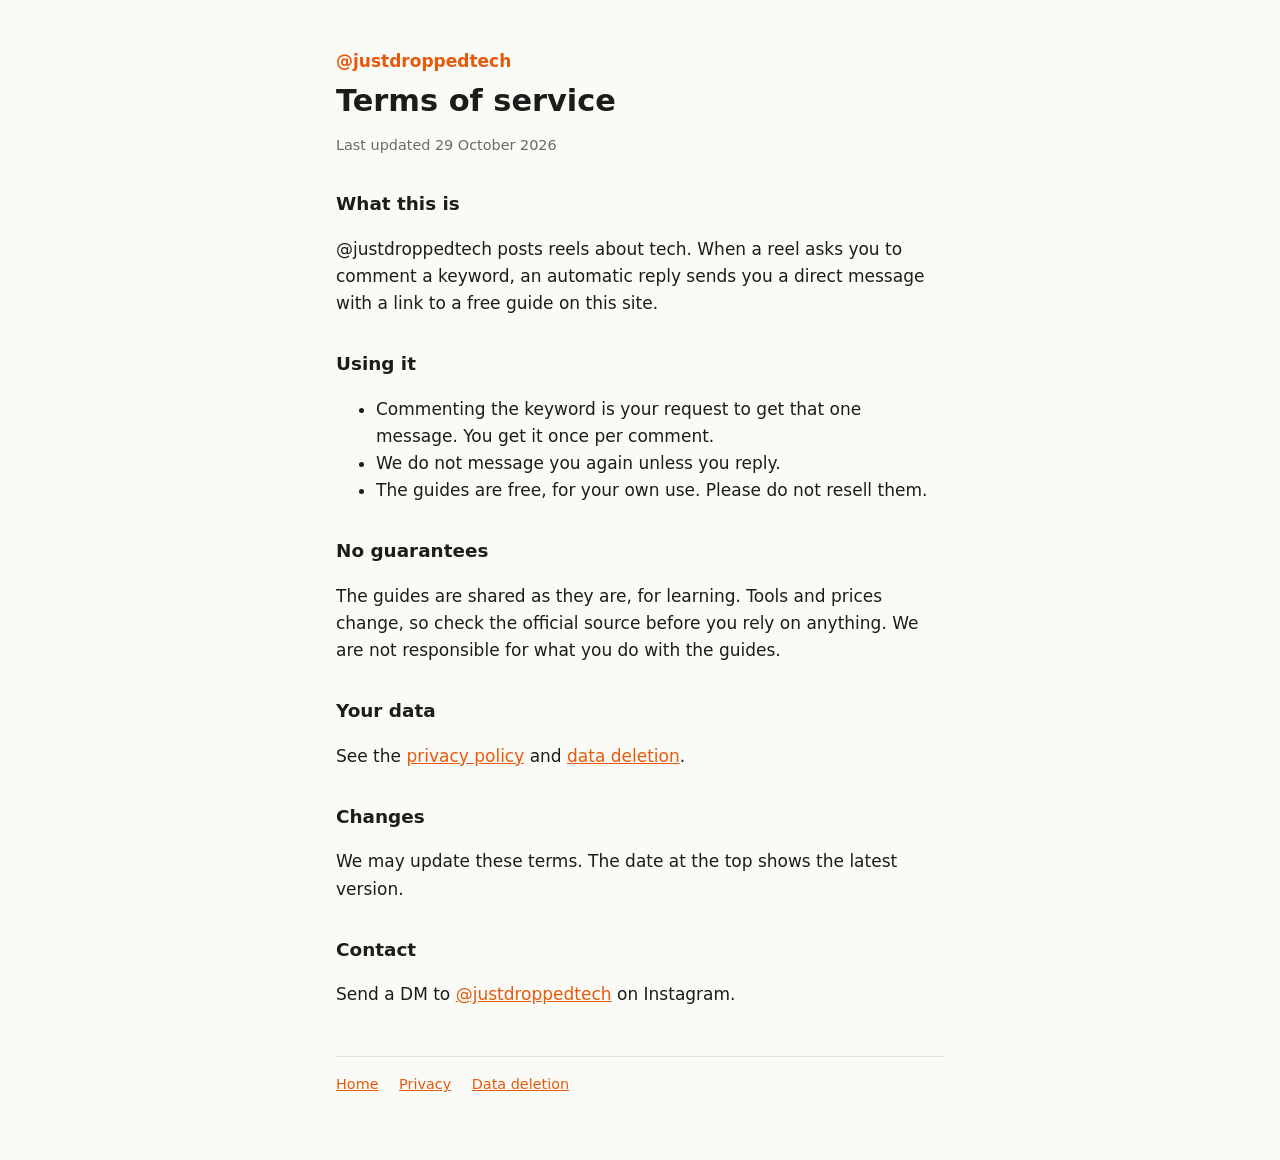
<file: terms/index.html>
<!doctype html>
<html lang="en">
<head>
  <meta charset="utf-8">
  <meta name="viewport" content="width=device-width, initial-scale=1">
  <title>Terms of Service</title>
  <link rel="stylesheet" href="/style.css">
</head>
<body>
  <main>
    <a class="handle" href="/">@justdroppedtech</a>
    <h1>Terms of service</h1>
    <p class="muted">Last updated 29 October 2026</p>

    <h2>What this is</h2>
    <p>@justdroppedtech posts reels about tech. When a reel asks you to comment a keyword, an automatic reply sends you a direct
      message with a link to a free guide on this site.</p>

    <h2>Using it</h2>
    <ul>
      <li>Commenting the keyword is your request to get that one message. You get it once per comment.</li>
      <li>We do not message you again unless you reply.</li>
      <li>The guides are free, for your own use. Please do not resell them.</li>
    </ul>

    <h2>No guarantees</h2>
    <p>The guides are shared as they are, for learning. Tools and prices change, so check the official source before you rely
      on anything. We are not responsible for what you do with the guides.</p>

    <h2>Your data</h2>
    <p>See the <a href="/privacy/">privacy policy</a> and <a href="/data-deletion/">data deletion</a>.</p>

    <h2>Changes</h2>
    <p>We may update these terms. The date at the top shows the latest version.</p>

    <h2>Contact</h2>
    <p>Send a DM to <a href="https://www.instagram.com/justdroppedtech/">@justdroppedtech</a> on Instagram.</p>

    <footer class="muted">
      <a href="/">Home</a>
      <a href="/privacy/">Privacy</a>
      <a href="/data-deletion/">Data deletion</a>
    </footer>
  </main>
</body>
</html>
</file>
<file: style.css>
:root {
  --bg: #fafaf7;
  --text: #1c1c1a;
  --muted: #6b6b66;
  --line: #e4e4de;
  --accent: #e8590c;
}
@media (prefers-color-scheme: dark) {
  :root {
    --bg: #141413;
    --text: #f0efe9;
    --muted: #a3a29b;
    --line: #2c2c29;
    --accent: #ff8a3d;
  }
}
* { box-sizing: border-box; }
body {
  margin: 0;
  background: var(--bg);
  color: var(--text);
  font: 17px/1.6 system-ui, -apple-system, "Segoe UI", Roboto, sans-serif;
}
main { max-width: 640px; margin: 0 auto; padding: 48px 16px 64px; }
.handle { color: var(--accent); font-weight: 600; text-decoration: none; }
h1 { font-size: 1.9rem; line-height: 1.2; margin: 8px 0 12px; }
h2 { font-size: 1.15rem; margin: 32px 0 8px; }
p, li { color: var(--text); }
.muted { color: var(--muted); font-size: 0.9rem; }
a { color: var(--accent); }
footer { margin-top: 48px; padding-top: 16px; border-top: 1px solid var(--line); }
footer a { margin-right: 16px; }
</file>
